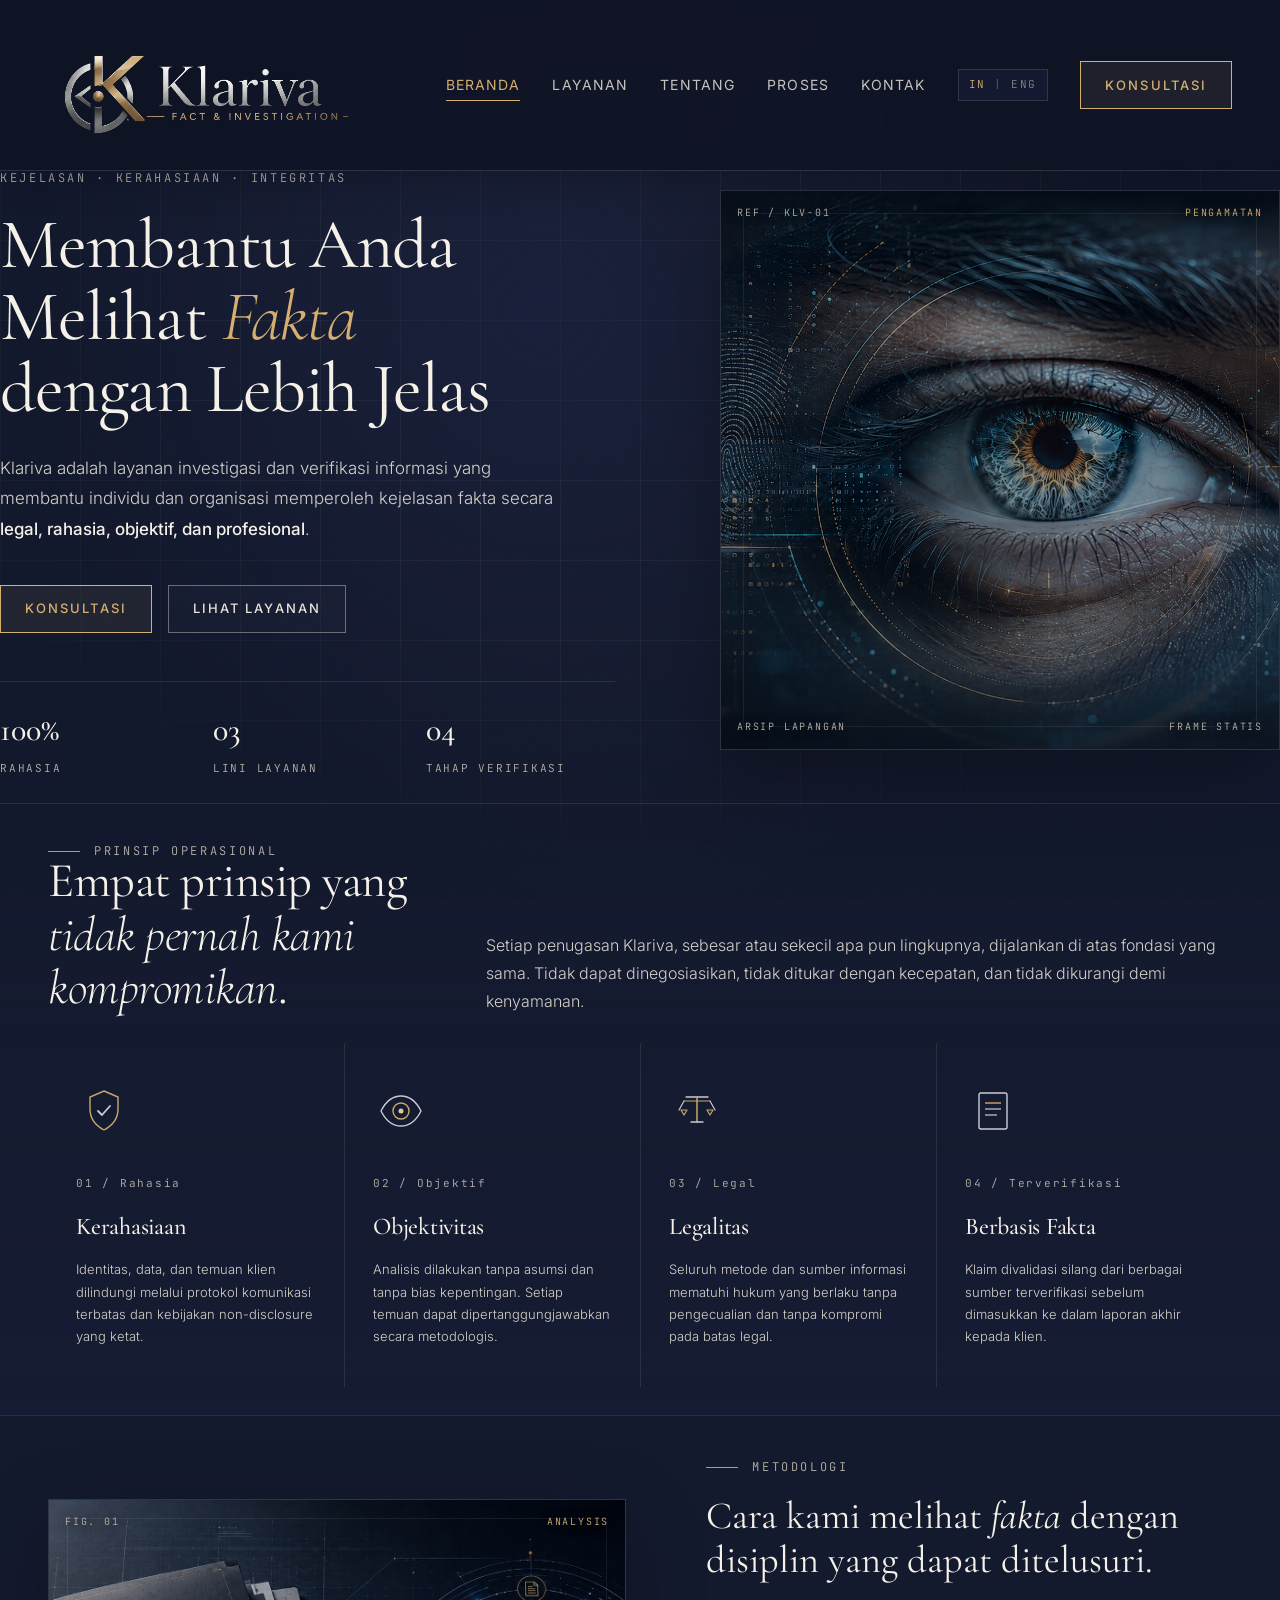
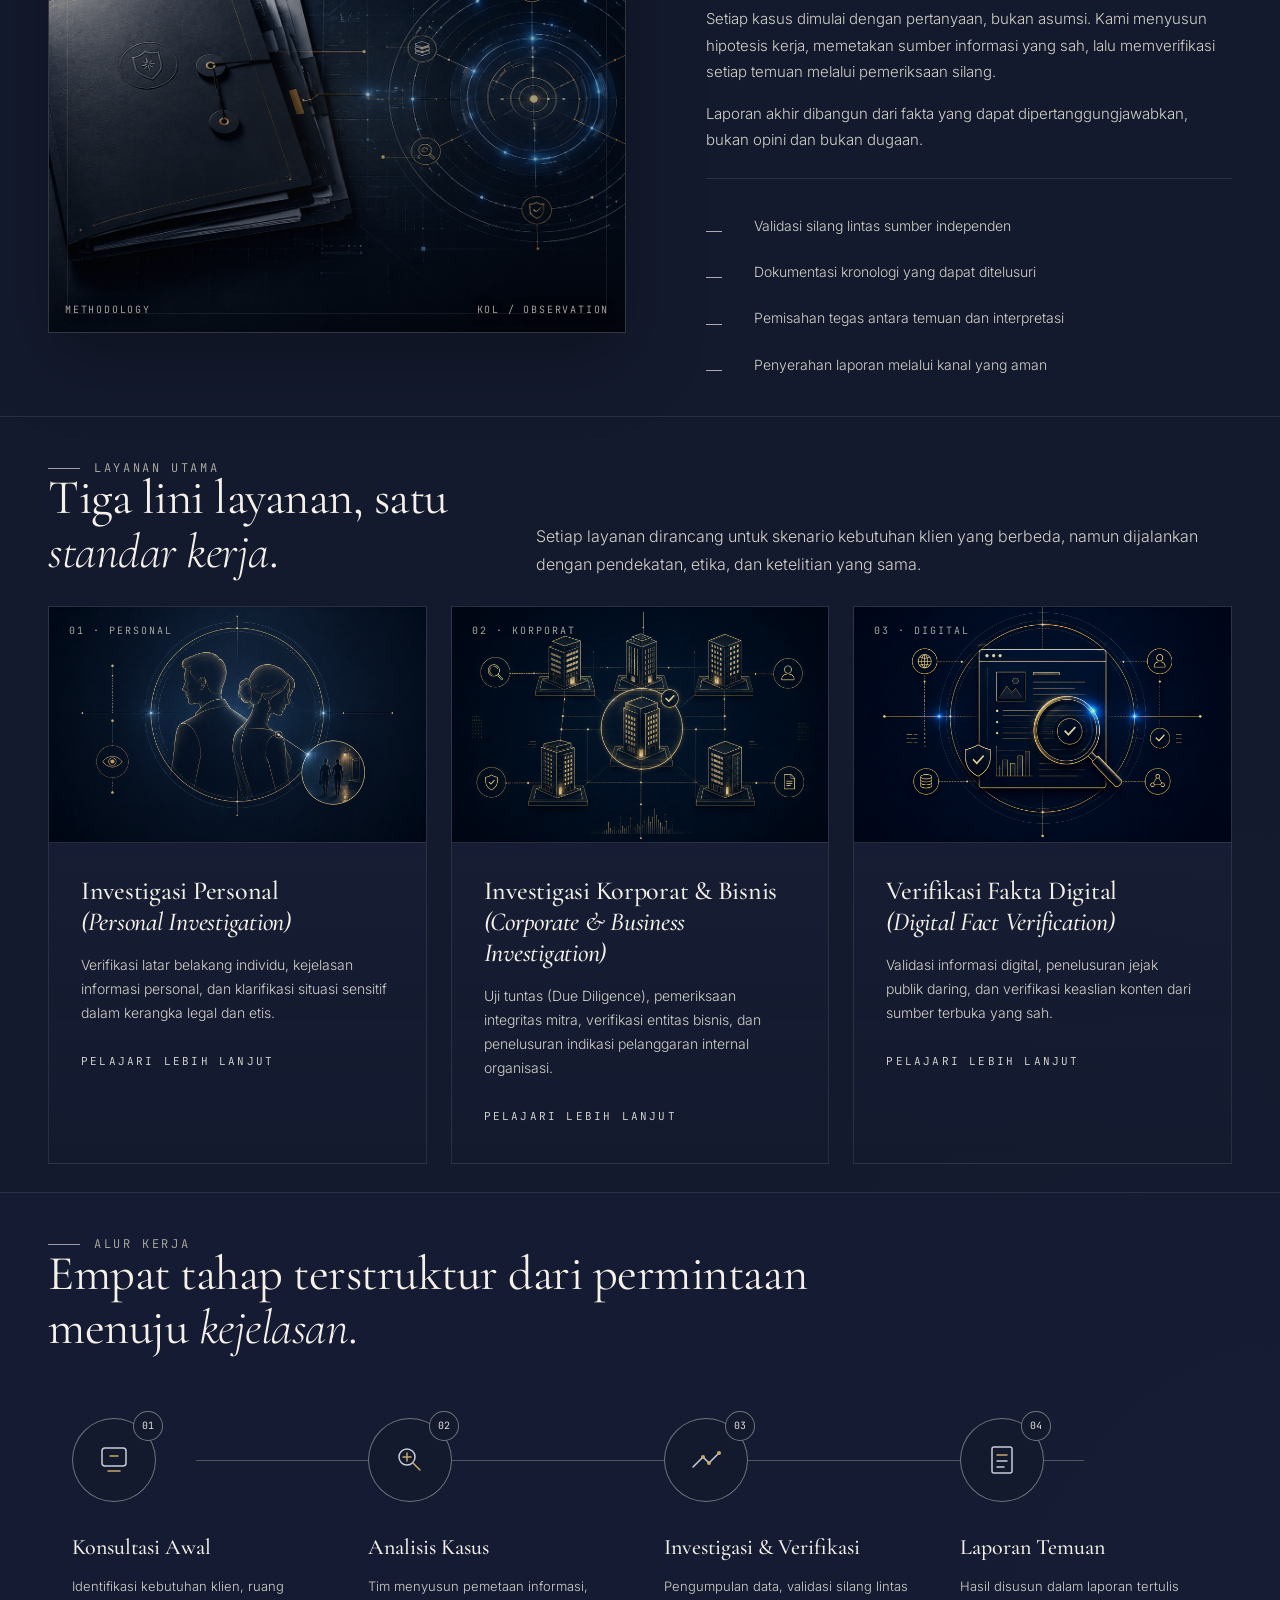
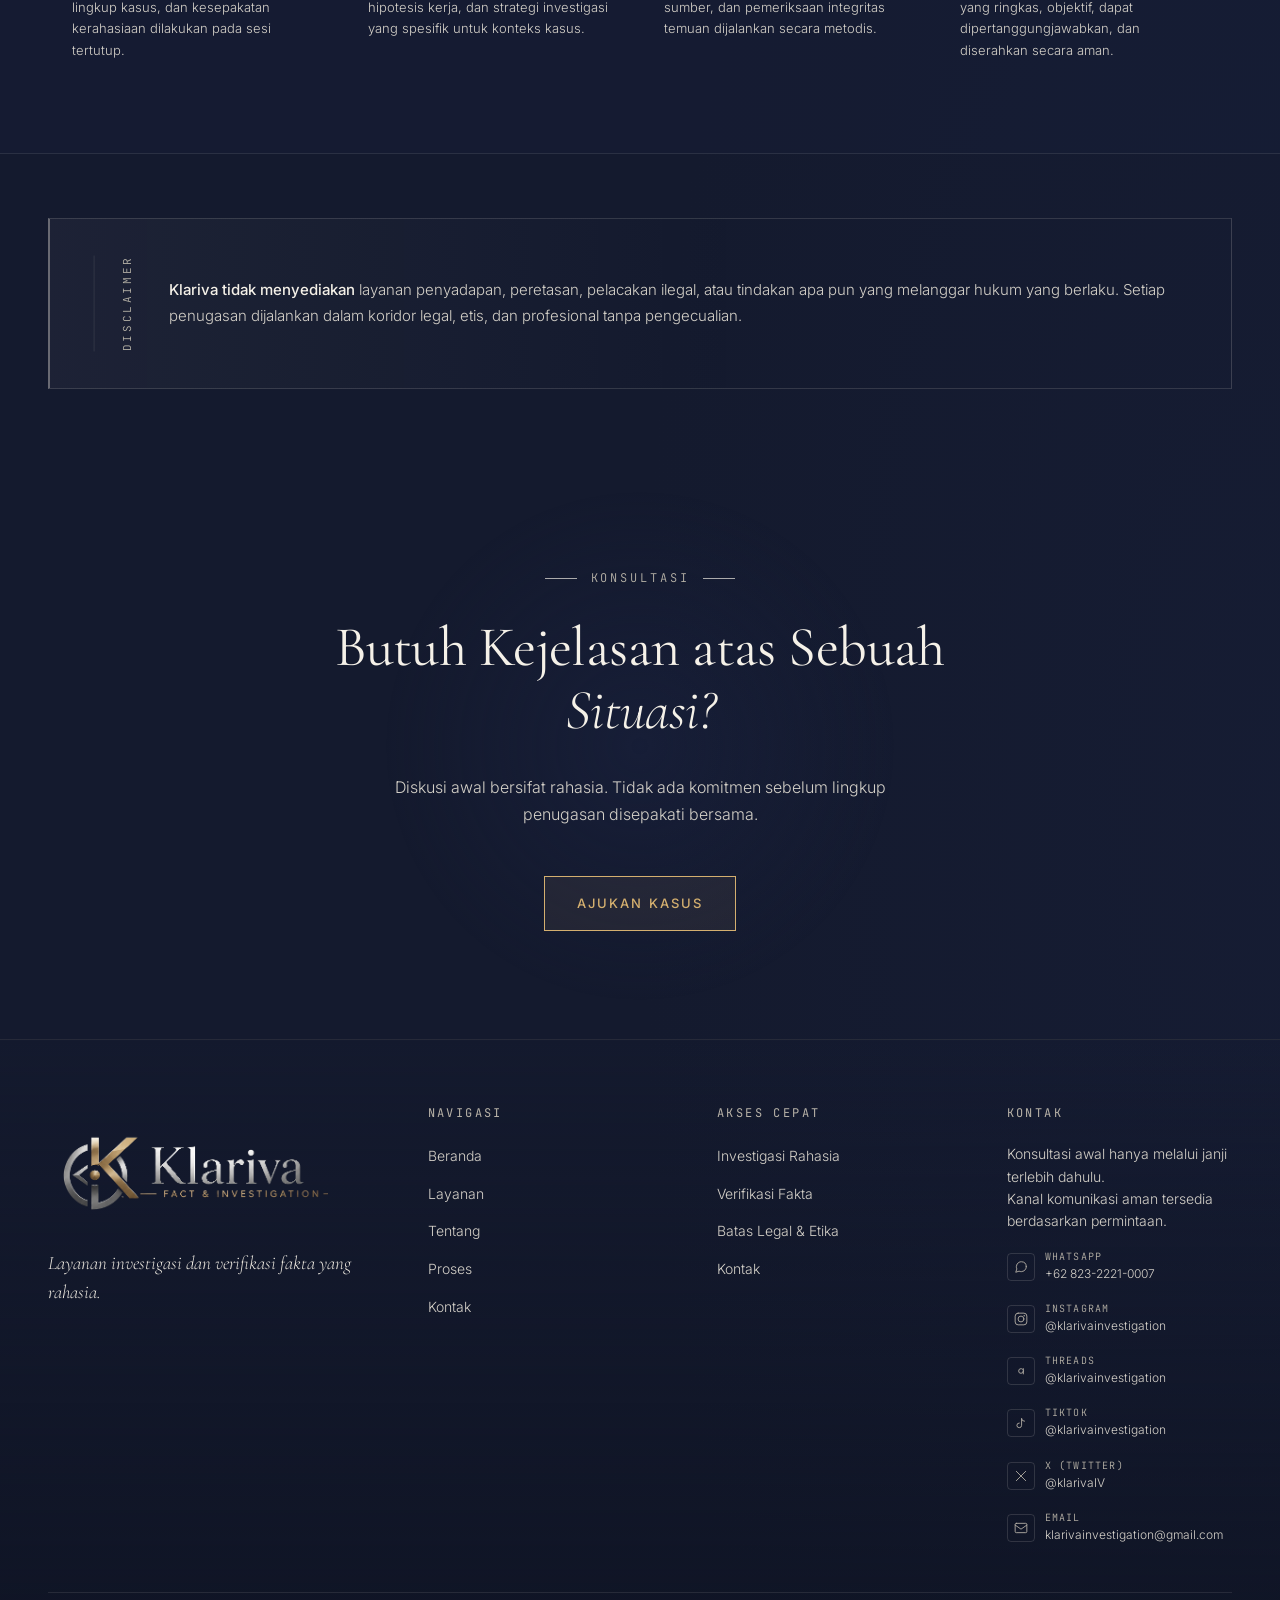
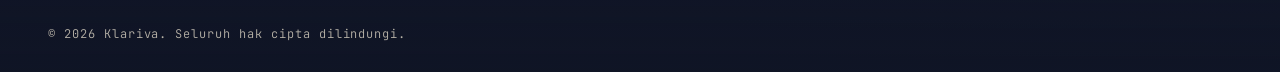
<file: index.html>
<!DOCTYPE html>
<html lang="id">
<head>
  <meta charset="UTF-8">
  <meta name="viewport" content="width=device-width, initial-scale=1.0">
  <title>Klariva - Fakta &amp; Investigasi</title>
  <meta name="description" content="Klariva adalah website premium untuk layanan confidential investigation dan fact verification yang legal, objektif, profesional, dan rahasia.">
  <meta property="og:title" content="Klariva - Fakta &amp; Investigasi">
  <meta property="og:description" content="Layanan investigasi dan verifikasi fakta yang legal, rahasia, objektif, dan profesional.">
  <meta property="og:type" content="website">
  <meta property="og:image" content="https://klariva.id/assets/icons/klariva_emblem.png">
  <meta property="og:image:width" content="1254">
  <meta property="og:image:height" content="1254">
  <link rel="canonical" href="/">
  <link rel="icon" type="image/png" href="assets/icons/logo-klariva-icon.png">
  <link rel="preconnect" href="https://fonts.googleapis.com">
  <link rel="preconnect" href="https://fonts.gstatic.com" crossorigin>
  <link href="https://fonts.googleapis.com/css2?family=Cormorant+Garamond:wght@300;400;500;600;700&family=Inter:wght@300;400;500;600&family=JetBrains+Mono:wght@300;400&display=swap" rel="stylesheet">
  <link rel="stylesheet" href="assets/css/style.css">
</head>
<body class="page-home">
  <div class="site-shell">
    <div class="grid-bg" aria-hidden="true"></div>

    <nav class="site-nav">
      <div class="container nav-inner">
        <a href="index.html" class="brand" aria-label="Beranda Klariva">
          <img src="assets/icons/logo-klariva-horizontal.png" alt="Klariva Fakta &amp; Investigasi" class="brand-logo">
        </a>

        <button class="nav-toggle" type="button" aria-label="Buka navigasi" aria-expanded="false" aria-controls="site-menu">
          <span></span>
        </button>

        <div class="nav-panel" id="site-menu">
          <ul class="nav-menu">
            <li><a href="index.html" class="active">Beranda</a></li>
            <li><a href="services.html">Layanan</a></li>
            <li><a href="about.html">Tentang</a></li>
            <li><a href="process.html">Proses</a></li>
            <li><a href="contact.html">Kontak</a></li>
          </ul>
          <div class="lang-switch" aria-label="Pilihan bahasa">
            <button class="lang-option" type="button" data-lang-switch="id">IN</button>
            <span class="lang-switch-sep">|</span>
            <button class="lang-option" type="button" data-lang-switch="en">ENG</button>
          </div>
          <a href="contact.html#consultation" class="btn nav-cta"><span>Konsultasi</span></a>
        </div>
      </div>
    </nav>

    <main class="main-content">
      <header class="container hero-home">
        <div class="hero-copy">
          <div class="eyebrow hero-meta reveal d1">KEJELASAN &middot; KERAHASIAAN &middot; INTEGRITAS</div>
          <h1 class="display-title reveal d2">
            Membantu Anda<br>
            Melihat <em>Fakta</em><br>
            dengan Lebih Jelas
          </h1>
          <p class="hero-sub reveal d3">
            Klariva adalah layanan investigasi dan verifikasi informasi yang membantu individu dan organisasi memperoleh kejelasan fakta secara <strong>legal, rahasia, objektif, dan profesional</strong>.
          </p>
          <div class="hero-actions reveal d4">
            <a href="contact.html#consultation" class="btn"><span>Consultation</span></a>
            <a href="services.html" class="btn btn-ghost"><span>Lihat Layanan</span></a>
          </div>
          <div class="hero-stats reveal d5">
            <div>
              <span class="hero-stat-value">100%</span>
              <span class="hero-stat-label">Confidential</span>
            </div>
            <div>
              <span class="hero-stat-value">03</span>
              <span class="hero-stat-label">Service Lines</span>
            </div>
            <div>
              <span class="hero-stat-value">04</span>
              <span class="hero-stat-label">Verification Steps</span>
            </div>
          </div>
        </div>

        <div class="hero-visual hero-visual-home reveal d3">
          <span class="coord tl">REF / KLV-01</span>
          <span class="coord tr">OBSERVATION</span>
          <span class="coord bl">FIELD ARCHIVE</span>
          <span class="coord br">STATIC FRAME</span>
          <img
            src="assets/icons/Background_Home_Klariva_v2.png"
            alt="Visual investigatif mata dengan elemen biometrik statis"
            class="hero-home-image"
          >
          <svg viewBox="0 0 600 600" xmlns="http://www.w3.org/2000/svg" aria-hidden="true">
            <defs>
              <linearGradient id="homeSilver" x1="0%" y1="0%" x2="100%" y2="100%">
                <stop offset="0%" stop-color="#eff1f6"/>
                <stop offset="100%" stop-color="#8b91a5"/>
              </linearGradient>
              <radialGradient id="homeIris" cx="50%" cy="50%" r="50%">
                <stop offset="0%" stop-color="#e6c789" stop-opacity="0.75"/>
                <stop offset="48%" stop-color="#816949" stop-opacity="0.55"/>
                <stop offset="100%" stop-color="#12192c" stop-opacity="1"/>
              </radialGradient>
              <radialGradient id="homePupilGlow" cx="50%" cy="50%" r="50%">
                <stop offset="0%" stop-color="#101623"/>
                <stop offset="70%" stop-color="#090d18"/>
                <stop offset="100%" stop-color="#05070f"/>
              </radialGradient>
            </defs>

            <g stroke="rgba(201,168,106,0.5)" stroke-width="1.2" fill="none">
              <path d="M 30 30 L 30 60 M 30 30 L 60 30"/>
              <path d="M 570 30 L 570 60 M 570 30 L 540 30"/>
              <path d="M 30 570 L 30 540 M 30 570 L 60 570"/>
              <path d="M 570 570 L 570 540 M 570 570 L 540 570"/>
            </g>

            <circle cx="300" cy="300" r="250" fill="none" stroke="rgba(200,204,217,0.06)" stroke-width="1"/>
            <circle cx="300" cy="300" r="220" fill="none" stroke="rgba(201,168,106,0.12)" stroke-width="0.6" stroke-dasharray="3 6"/>

            <g class="ring-rotating">
              <circle cx="300" cy="300" r="200" fill="none" stroke="rgba(200,204,217,0.08)" stroke-width="0.6"/>
              <g stroke="rgba(201,168,106,0.4)" stroke-width="0.8">
                <line x1="300" y1="100" x2="300" y2="115"/>
                <g transform="rotate(30 300 300)"><line x1="300" y1="100" x2="300" y2="108"/></g>
                <g transform="rotate(60 300 300)"><line x1="300" y1="100" x2="300" y2="108"/></g>
                <g transform="rotate(90 300 300)"><line x1="300" y1="100" x2="300" y2="115" stroke="#c9a86a" stroke-width="1.2"/></g>
                <g transform="rotate(120 300 300)"><line x1="300" y1="100" x2="300" y2="108"/></g>
                <g transform="rotate(150 300 300)"><line x1="300" y1="100" x2="300" y2="108"/></g>
                <g transform="rotate(180 300 300)"><line x1="300" y1="100" x2="300" y2="115"/></g>
                <g transform="rotate(210 300 300)"><line x1="300" y1="100" x2="300" y2="108"/></g>
                <g transform="rotate(240 300 300)"><line x1="300" y1="100" x2="300" y2="108"/></g>
                <g transform="rotate(270 300 300)"><line x1="300" y1="100" x2="300" y2="115" stroke="#c9a86a" stroke-width="1.2"/></g>
                <g transform="rotate(300 300 300)"><line x1="300" y1="100" x2="300" y2="108"/></g>
                <g transform="rotate(330 300 300)"><line x1="300" y1="100" x2="300" y2="108"/></g>
              </g>
            </g>

            <g class="ring-rotating-rev">
              <circle cx="300" cy="300" r="170" fill="none" stroke="rgba(201,168,106,0.2)" stroke-width="0.6" stroke-dasharray="2 4"/>
              <circle cx="470" cy="300" r="3" fill="#c9a86a"/>
              <circle cx="130" cy="300" r="3" fill="#c9a86a"/>
            </g>

            <path d="M 130 300 Q 300 180 470 300 Q 300 420 130 300 Z" fill="none" stroke="url(#homeSilver)" stroke-width="1.4" opacity="0.72"/>
            <path d="M 150 300 Q 300 200 450 300 Q 300 400 150 300 Z" fill="none" stroke="rgba(200,204,217,0.2)" stroke-width="0.6"/>

            <circle cx="300" cy="300" r="90" fill="url(#homeIris)" stroke="rgba(201,168,106,0.4)" stroke-width="1"/>
            <g stroke="rgba(201,168,106,0.3)" stroke-width="0.5">
              <line x1="300" y1="215" x2="300" y2="235"/>
              <g transform="rotate(20 300 300)"><line x1="300" y1="215" x2="300" y2="235"/></g>
              <g transform="rotate(40 300 300)"><line x1="300" y1="215" x2="300" y2="235"/></g>
              <g transform="rotate(60 300 300)"><line x1="300" y1="215" x2="300" y2="235"/></g>
              <g transform="rotate(80 300 300)"><line x1="300" y1="215" x2="300" y2="235"/></g>
              <g transform="rotate(100 300 300)"><line x1="300" y1="215" x2="300" y2="235"/></g>
              <g transform="rotate(120 300 300)"><line x1="300" y1="215" x2="300" y2="235"/></g>
              <g transform="rotate(140 300 300)"><line x1="300" y1="215" x2="300" y2="235"/></g>
              <g transform="rotate(160 300 300)"><line x1="300" y1="215" x2="300" y2="235"/></g>
              <g transform="rotate(180 300 300)"><line x1="300" y1="215" x2="300" y2="235"/></g>
              <g transform="rotate(200 300 300)"><line x1="300" y1="215" x2="300" y2="235"/></g>
              <g transform="rotate(220 300 300)"><line x1="300" y1="215" x2="300" y2="235"/></g>
              <g transform="rotate(240 300 300)"><line x1="300" y1="215" x2="300" y2="235"/></g>
              <g transform="rotate(260 300 300)"><line x1="300" y1="215" x2="300" y2="235"/></g>
              <g transform="rotate(280 300 300)"><line x1="300" y1="215" x2="300" y2="235"/></g>
              <g transform="rotate(300 300 300)"><line x1="300" y1="215" x2="300" y2="235"/></g>
              <g transform="rotate(320 300 300)"><line x1="300" y1="215" x2="300" y2="235"/></g>
              <g transform="rotate(340 300 300)"><line x1="300" y1="215" x2="300" y2="235"/></g>
            </g>
            <circle cx="300" cy="300" r="60" fill="none" stroke="rgba(201,168,106,0.5)" stroke-width="0.8"/>
            <circle cx="300" cy="300" r="38" fill="url(#homePupilGlow)"/>
            <circle cx="300" cy="300" r="30" fill="#0a0e1a"/>
            <circle cx="288" cy="288" r="6" fill="#e3c98a" opacity="0.6"/>
            <circle cx="288" cy="288" r="2" fill="#ffffff" opacity="0.8"/>

            <g opacity="0.55" transform="translate(285 285) scale(0.5)">
              <line x1="32" y1="6" x2="32" y2="58" stroke="#c9a86a" stroke-width="1.6"/>
              <path d="M 23 18 L 23 46" fill="none" stroke="#e3c98a" stroke-width="2.4" stroke-linecap="square"/>
              <path d="M 23 32 L 40 18" fill="none" stroke="#e3c98a" stroke-width="2.4" stroke-linecap="square"/>
              <path d="M 23 32 L 40 46" fill="none" stroke="#e3c98a" stroke-width="2.4" stroke-linecap="square"/>
            </g>

            <g stroke="rgba(201,168,106,0.5)" stroke-width="0.6">
              <line x1="300" y1="80" x2="300" y2="100"/>
              <line x1="300" y1="500" x2="300" y2="520"/>
              <line x1="80" y1="300" x2="100" y2="300"/>
              <line x1="500" y1="300" x2="520" y2="300"/>
            </g>

            <g font-family="JetBrains Mono, monospace" font-size="9" fill="rgba(200,204,217,0.5)" letter-spacing="2">
              <text x="60" y="300" text-anchor="end" transform="rotate(-90 60 300)">BIOMETRIC PATTERN · KLV-001</text>
              <text x="540" y="300" transform="rotate(90 540 300)">VERIFICATION ACTIVE · OK</text>
            </g>

            <g stroke="rgba(201,168,106,0.4)" stroke-width="0.6" font-family="JetBrains Mono, monospace" font-size="8" fill="rgba(200,204,217,0.4)">
              <line x1="100" y1="540" x2="500" y2="540"/>
              <line x1="100" y1="535" x2="100" y2="545"/>
              <line x1="200" y1="537" x2="200" y2="543"/>
              <line x1="300" y1="534" x2="300" y2="546"/>
              <line x1="400" y1="537" x2="400" y2="543"/>
              <line x1="500" y1="535" x2="500" y2="545"/>
              <text x="100" y="560" text-anchor="middle">00</text>
              <text x="200" y="560" text-anchor="middle">25</text>
              <text x="300" y="560" text-anchor="middle">50</text>
              <text x="400" y="560" text-anchor="middle">75</text>
              <text x="500" y="560" text-anchor="middle">100</text>
            </g>
          </svg>
        </div>
      </header>

      <section class="values section-pad">
        <div class="container">
          <div class="section-head">
            <div>
              <div class="section-label">Prinsip Operasional</div>
              <h2 class="section-title">Empat prinsip yang <em>tidak pernah kami kompromikan</em>.</h2>
            </div>
            <p class="section-copy">Setiap penugasan Klariva, sebesar atau sekecil apa pun lingkupnya, dijalankan di atas fondasi yang sama. Tidak dapat dinegosiasikan, tidak ditukar dengan kecepatan, dan tidak dikurangi demi kenyamanan.</p>
          </div>

          <div class="values-grid">
            <article class="value-card">
              <svg class="value-icon" viewBox="0 0 56 56" fill="none" xmlns="http://www.w3.org/2000/svg" aria-hidden="true">
                <path d="M28 8L42 14V26C42 35 36.5 42.5 28 47C19.5 42.5 14 35 14 26V14L28 8Z" stroke="#c9a86a" stroke-width="1.4"/>
                <path d="M22 28L26 32L34 23" stroke="#c8ccd9" stroke-width="1.8" stroke-linecap="round" stroke-linejoin="round"/>
              </svg>
              <span class="value-num">01 / Confidential</span>
              <h3 class="value-title">Kerahasiaan</h3>
              <p class="value-desc">Identitas, data, dan temuan klien dilindungi melalui protokol komunikasi terbatas dan kebijakan non-disclosure yang ketat.</p>
            </article>

            <article class="value-card">
              <svg class="value-icon" viewBox="0 0 56 56" fill="none" xmlns="http://www.w3.org/2000/svg" aria-hidden="true">
                <path d="M8 28C13 18 20 13 28 13C36 13 43 18 48 28C43 38 36 43 28 43C20 43 13 38 8 28Z" stroke="#c8ccd9" stroke-width="1.4"/>
                <circle cx="28" cy="28" r="8" stroke="#c9a86a" stroke-width="1.4"/>
                <circle cx="28" cy="28" r="2.5" fill="#e3c98a"/>
              </svg>
              <span class="value-num">02 / Objective</span>
              <h3 class="value-title">Objektivitas</h3>
              <p class="value-desc">Analisis dilakukan tanpa asumsi dan tanpa bias kepentingan. Setiap temuan dapat dipertanggungjawabkan secara metodologis.</p>
            </article>

            <article class="value-card">
              <svg class="value-icon" viewBox="0 0 56 56" fill="none" xmlns="http://www.w3.org/2000/svg" aria-hidden="true">
                <path d="M17 14H39" stroke="#c8ccd9" stroke-width="1.4" stroke-linecap="round"/>
                <path d="M28 14V39" stroke="#c9a86a" stroke-width="1.5" stroke-linecap="round"/>
                <path d="M22 39H34" stroke="#c8ccd9" stroke-width="1.4" stroke-linecap="round"/>
                <path d="M15 18L10 27" stroke="#c8ccd9" stroke-width="1.2" stroke-linecap="round"/>
                <path d="M41 18L46 27" stroke="#c8ccd9" stroke-width="1.2" stroke-linecap="round"/>
                <path d="M12 27H18L15 32L12 27Z" stroke="#c9a86a" stroke-width="1.2" stroke-linejoin="round"/>
                <path d="M38 27H44L41 32L38 27Z" stroke="#c9a86a" stroke-width="1.2" stroke-linejoin="round"/>
                <path d="M15 18H41" stroke="#c9a86a" stroke-width="1.2" stroke-linecap="round"/>
              </svg>
              <span class="value-num">03 / Lawful</span>
              <h3 class="value-title">Legalitas</h3>
              <p class="value-desc">Seluruh metode dan sumber informasi mematuhi hukum yang berlaku tanpa pengecualian dan tanpa kompromi pada batas legal.</p>
            </article>

            <article class="value-card">
              <svg class="value-icon" viewBox="0 0 56 56" fill="none" xmlns="http://www.w3.org/2000/svg" aria-hidden="true">
                <rect x="14" y="10" width="28" height="36" rx="2" stroke="#c8ccd9" stroke-width="1.4"/>
                <path d="M20 20H36" stroke="#c9a86a" stroke-width="1.4"/>
                <path d="M20 26H36" stroke="#c8ccd9" stroke-width="1.2"/>
                <path d="M20 32H32" stroke="#c8ccd9" stroke-width="1.2"/>
              </svg>
              <span class="value-num">04 / Verified</span>
              <h3 class="value-title">Berbasis Fakta</h3>
              <p class="value-desc">Klaim divalidasi silang dari berbagai sumber terverifikasi sebelum dimasukkan ke dalam laporan akhir kepada klien.</p>
            </article>
          </div>
        </div>
      </section>

      <section class="insight-strip">
        <div class="container">
          <div class="insight-grid">
            <div class="visual-frame insight-visual">
              <span class="corner-label tl">FIG. 01</span>
              <span class="corner-label tr">ANALYSIS</span>
              <span class="corner-label bl">METHODOLOGY</span>
              <span class="corner-label br">KOL / OBSERVATION</span>
              <img
                src="assets/icons/Metodologi_Beranda_Klariva.png"
                alt="Visual metodologi investigasi dengan dokumen dan parameter analisis"
                class="insight-image"
                loading="lazy"
                decoding="async"
              >
            </div>

            <div class="insight-copy">
              <div class="section-label">Metodologi</div>
              <h3 class="insight-title">Cara kami melihat <em>fakta</em> dengan disiplin yang dapat ditelusuri.</h3>
              <p>Setiap kasus dimulai dengan pertanyaan, bukan asumsi. Kami menyusun hipotesis kerja, memetakan sumber informasi yang sah, lalu memverifikasi setiap temuan melalui pemeriksaan silang.</p>
              <p>Laporan akhir dibangun dari fakta yang dapat dipertanggungjawabkan, bukan opini dan bukan dugaan.</p>
              <ul class="insight-points">
                <li>Validasi silang lintas sumber independen</li>
                <li>Dokumentasi kronologi yang dapat ditelusuri</li>
                <li>Pemisahan tegas antara temuan dan interpretasi</li>
                <li>Penyerahan laporan melalui kanal yang aman</li>
              </ul>
            </div>
          </div>
        </div>
      </section>

      <section class="section-pad home-services" style="border-top: 1px solid var(--line);">
        <div class="container">
          <div class="section-head">
            <div>
              <div class="section-label">Layanan Utama</div>
              <h2 class="section-title">Tiga lini layanan, satu <em>standar kerja</em>.</h2>
            </div>
            <p class="section-copy">Setiap layanan dirancang untuk skenario kebutuhan klien yang berbeda, namun dijalankan dengan pendekatan, etika, dan ketelitian yang sama.</p>
          </div>

          <div class="service-preview-grid">
            <article class="service-preview-card">
              <div class="art-block">
                <span class="art-block-label">01 · Personal</span>
                <img
                  src="assets/icons/Personal_Layanan_Klariva.png"
                  alt="Visual investigasi personal dengan fokus observasi dan dokumen"
                  class="personal-service-image service-preview-image"
                  loading="lazy"
                  decoding="async"
                >
              </div>
              <div class="service-preview-body">
                <h3 class="service-preview-title">Investigasi Personal<br><em>(Personal Investigation)</em></h3>
                <p class="service-preview-desc">Verifikasi latar belakang individu, kejelasan informasi personal, dan klarifikasi situasi sensitif dalam kerangka legal dan etis.</p>
                <a href="services.html#personal-investigation" class="service-link">Pelajari lebih lanjut</a>
              </div>
            </article>

            <article class="service-preview-card">
              <div class="art-block">
                <span class="art-block-label">02 · Corporate</span>
                <img
                  src="assets/icons/Korporat_Layanan_Klariva.png"
                  alt="Visual investigasi korporat dengan struktur bisnis dan titik analisis"
                  class="corporate-service-image service-preview-image"
                  loading="lazy"
                  decoding="async"
                >
              </div>
              <div class="service-preview-body">
                <h3 class="service-preview-title">Investigasi Korporat &amp; Bisnis<br><em>(Corporate &amp; Business Investigation)</em></h3>
                <p class="service-preview-desc">Uji tuntas (Due Diligence), pemeriksaan integritas mitra, verifikasi entitas bisnis, dan penelusuran indikasi pelanggaran internal organisasi.</p>
                <a href="services.html#corporate-investigation" class="service-link">Pelajari lebih lanjut</a>
              </div>
            </article>

            <article class="service-preview-card">
              <div class="art-block">
                <span class="art-block-label">03 · Digital</span>
                <img
                  src="assets/icons/Digital_Layanan_Klariva.png"
                  alt="Visual verifikasi fakta digital dengan dokumen dan fokus analisis"
                  class="digital-service-image service-preview-image"
                  loading="lazy"
                  decoding="async"
                >
              </div>
              <div class="service-preview-body">
                <h3 class="service-preview-title">Verifikasi Fakta Digital<br><em>(Digital Fact Verification)</em></h3>
                <p class="service-preview-desc">Validasi informasi digital, penelusuran jejak publik daring, dan verifikasi keaslian konten dari sumber terbuka yang sah.</p>
                <a href="services.html#digital-verification" class="service-link">Pelajari lebih lanjut</a>
              </div>
            </article>
          </div>
        </div>
      </section>

      <section class="process-section section-pad">
        <div class="container">
          <div class="section-label">Alur Kerja</div>
          <h2 class="section-title">Empat tahap terstruktur dari permintaan menuju <em>kejelasan</em>.</h2>

          <div class="process-grid">
            <article class="process-step">
              <div class="process-node" data-num="01">
                <svg viewBox="0 0 42 42" fill="none" xmlns="http://www.w3.org/2000/svg" aria-hidden="true">
                  <rect x="9" y="9" width="24" height="18" rx="3" stroke="#c8ccd9" stroke-width="1.5"/>
                  <path d="M15 32H27" stroke="#c9a86a" stroke-width="1.5" stroke-linecap="round"/>
                  <path d="M17 17H25" stroke="#c9a86a" stroke-width="1.5" stroke-linecap="round"/>
                </svg>
              </div>
              <h3 class="process-title">Konsultasi Awal</h3>
              <p class="process-desc">Identifikasi kebutuhan klien, ruang lingkup kasus, dan kesepakatan kerahasiaan dilakukan pada sesi tertutup.</p>
            </article>

            <article class="process-step">
              <div class="process-node" data-num="02">
                <svg viewBox="0 0 42 42" fill="none" xmlns="http://www.w3.org/2000/svg" aria-hidden="true">
                  <circle cx="18" cy="18" r="8" stroke="#c8ccd9" stroke-width="1.5"/>
                  <path d="M24 24L31 31" stroke="#c9a86a" stroke-width="1.5" stroke-linecap="round"/>
                  <path d="M18 14V22" stroke="#c9a86a" stroke-width="1.5" stroke-linecap="round"/>
                  <path d="M14 18H22" stroke="#c9a86a" stroke-width="1.5" stroke-linecap="round"/>
                </svg>
              </div>
              <h3 class="process-title">Analisis Kasus</h3>
              <p class="process-desc">Tim menyusun pemetaan informasi, hipotesis kerja, dan strategi investigasi yang spesifik untuk konteks kasus.</p>
            </article>

            <article class="process-step">
              <div class="process-node" data-num="03">
                <svg viewBox="0 0 42 42" fill="none" xmlns="http://www.w3.org/2000/svg" aria-hidden="true">
                  <path d="M8 28L18 18L24 24L34 14" stroke="#c8ccd9" stroke-width="1.5" stroke-linecap="round" stroke-linejoin="round"/>
                  <circle cx="18" cy="18" r="2" fill="#c9a86a"/>
                  <circle cx="24" cy="24" r="2" fill="#c9a86a"/>
                  <circle cx="34" cy="14" r="2" fill="#c9a86a"/>
                </svg>
              </div>
              <h3 class="process-title">Investigasi &amp; Verifikasi</h3>
              <p class="process-desc">Pengumpulan data, validasi silang lintas sumber, dan pemeriksaan integritas temuan dijalankan secara metodis.</p>
            </article>

            <article class="process-step">
              <div class="process-node" data-num="04">
                <svg viewBox="0 0 42 42" fill="none" xmlns="http://www.w3.org/2000/svg" aria-hidden="true">
                  <rect x="11" y="8" width="20" height="26" rx="2" stroke="#c8ccd9" stroke-width="1.5"/>
                  <path d="M16 16H26" stroke="#c9a86a" stroke-width="1.5" stroke-linecap="round"/>
                  <path d="M16 22H26" stroke="#c8ccd9" stroke-width="1.5" stroke-linecap="round"/>
                  <path d="M16 28H23" stroke="#c8ccd9" stroke-width="1.5" stroke-linecap="round"/>
                </svg>
              </div>
              <h3 class="process-title">Laporan Temuan</h3>
              <p class="process-desc">Hasil disusun dalam laporan tertulis yang ringkas, objektif, dapat dipertanggungjawabkan, dan diserahkan secara aman.</p>
            </article>
          </div>
        </div>
      </section>

      <section class="disclaimer">
        <div class="container">
          <div class="disclaimer-box">
            <span class="disclaimer-tag">Disclaimer</span>
            <p class="disclaimer-text">
              <strong>Klariva tidak menyediakan</strong> layanan penyadapan, peretasan, pelacakan ilegal, atau tindakan apa pun yang melanggar hukum yang berlaku. Setiap penugasan dijalankan dalam koridor legal, etis, dan profesional tanpa pengecualian.
            </p>
          </div>
        </div>
      </section>

      <section class="cta-section">
        <div class="container">
          <div class="cta-meta">Engage</div>
          <h2 class="cta-title">Butuh Kejelasan atas Sebuah <em>Situasi?</em></h2>
          <p class="cta-sub">Diskusi awal bersifat rahasia. Tidak ada komitmen sebelum lingkup penugasan disepakati bersama.</p>
          <a href="contact.html#consultation" class="btn btn-lg"><span>Start Case</span></a>
        </div>
      </section>
    </main>

    <footer class="footer">
      <div class="container">
        <div class="footer-grid">
          <div class="footer-brand">
            <a href="index.html" class="brand" aria-label="Klariva Home">
              <img src="assets/icons/logo-klariva-horizontal.png" alt="Klariva Fact &amp; Investigation" class="brand-logo">
            </a>
            <p class="footer-tagline">Confidential fact verification and investigation service.</p>
          </div>

          <div class="footer-col">
            <h4>Navigasi</h4>
            <ul>
              <li><a href="index.html">Home</a></li>
              <li><a href="services.html">Services</a></li>
              <li><a href="about.html">About</a></li>
              <li><a href="process.html">Process</a></li>
              <li><a href="contact.html">Contact</a></li>
            </ul>
          </div>

          <div class="footer-col">
            <h4>Placeholder</h4>
            <ul>
              <li><a href="services.html#personal-investigation">Confidential Investigation</a></li>
              <li><a href="services.html#digital-verification">Fact Verification</a></li>
              <li><a href="services.html#legal-boundary">Legal &amp; Ethical Boundary</a></li>
              <li><a href="contact.html">Contact</a></li>
            </ul>
          </div>

          <div class="footer-col">
            <h4>Kontak</h4>
            <p>Konsultasi awal hanya melalui janji terlebih dahulu.</p>
            <p>Kanal komunikasi aman tersedia berdasarkan permintaan.</p>
            <ul class="footer-contact-list">
              <li><a href="https://wa.me/6282322210007" class="footer-contact-item" data-contact-link="whatsapp" target="_blank" rel="noopener noreferrer">
                <span class="footer-contact-icon"><svg viewBox="0 0 24 24" width="14" height="14" fill="none" stroke="currentColor" stroke-width="1.5" stroke-linecap="round" stroke-linejoin="round" aria-hidden="true"><path d="M21 11.5a8.38 8.38 0 0 1-.9 3.8 8.5 8.5 0 0 1-7.6 4.7 8.38 8.38 0 0 1-3.8-.9L3 21l1.9-5.7a8.38 8.38 0 0 1-.9-3.8 8.5 8.5 0 0 1 4.7-7.6 8.38 8.38 0 0 1 3.8-.9h.5a8.48 8.48 0 0 1 8 8v.5z"/></svg></span>
                <span class="footer-contact-detail">
                  <span class="footer-contact-name">WhatsApp</span>
                  <span class="footer-contact-handle" data-contact-handle="whatsapp">+62 823-2221-0007</span>
                </span>
              </a></li>
              <li><a href="https://www.instagram.com/klarivainvestigation" class="footer-contact-item" data-contact-link="instagram" target="_blank" rel="noopener noreferrer">
                <span class="footer-contact-icon"><svg viewBox="0 0 24 24" width="14" height="14" fill="none" stroke="currentColor" stroke-width="1.5" stroke-linecap="round" aria-hidden="true"><rect x="2" y="2" width="20" height="20" rx="5"/><circle cx="12" cy="12" r="5"/><circle cx="17.5" cy="6.5" r="1.2" fill="currentColor" stroke="none"/></svg></span>
                <span class="footer-contact-detail">
                  <span class="footer-contact-name">Instagram</span>
                  <span class="footer-contact-handle" data-contact-handle="instagram">@klarivainvestigation</span>
                </span>
              </a></li>
              <li><a href="https://www.threads.net/@klarivainvestigation" class="footer-contact-item" data-contact-link="threads" target="_blank" rel="noopener noreferrer">
                <span class="footer-contact-icon"><svg viewBox="0 0 24 24" width="14" height="14" fill="none" stroke="currentColor" stroke-width="1.5" stroke-linecap="round" aria-hidden="true"><path d="M16 12a4 4 0 1 1-4-4c1.5 0 2.9.8 3.7 2"/><line x1="16" y1="8" x2="16" y2="17"/></svg></span>
                <span class="footer-contact-detail">
                  <span class="footer-contact-name">Threads</span>
                  <span class="footer-contact-handle" data-contact-handle="threads">@klarivainvestigation</span>
                </span>
              </a></li>
              <li><a href="https://www.tiktok.com/@klarivainvestigation" class="footer-contact-item" data-contact-link="tiktok" target="_blank" rel="noopener noreferrer">
                <span class="footer-contact-icon"><svg viewBox="0 0 24 24" width="14" height="14" fill="none" stroke="currentColor" stroke-width="1.5" stroke-linecap="round" stroke-linejoin="round" aria-hidden="true"><path d="M9 12a4 4 0 1 0 4 4V4a5 5 0 0 0 5 5"/></svg></span>
                <span class="footer-contact-detail">
                  <span class="footer-contact-name">TikTok</span>
                  <span class="footer-contact-handle" data-contact-handle="tiktok">@klarivainvestigation</span>
                </span>
              </a></li>
              <li><a href="https://x.com/klarivaIV" class="footer-contact-item" data-contact-link="twitter" target="_blank" rel="noopener noreferrer">
                <span class="footer-contact-icon"><svg viewBox="0 0 24 24" width="14" height="14" fill="none" stroke="currentColor" stroke-width="1.5" stroke-linecap="round" aria-hidden="true"><path d="M4 4l16 16M20 4L4 20"/></svg></span>
                <span class="footer-contact-detail">
                  <span class="footer-contact-name">X (Twitter)</span>
                  <span class="footer-contact-handle" data-contact-handle="twitter">@klarivaIV</span>
                </span>
              </a></li>
              <li><a href="mailto:klarivainvestigation@gmail.com" class="footer-contact-item" data-contact-link="email">
                <span class="footer-contact-icon"><svg viewBox="0 0 24 24" width="14" height="14" fill="none" stroke="currentColor" stroke-width="1.5" stroke-linecap="round" stroke-linejoin="round" aria-hidden="true"><rect x="2" y="4" width="20" height="16" rx="2"/><path d="M2 7l10 7 10-7"/></svg></span>
                <span class="footer-contact-detail">
                  <span class="footer-contact-name">Email</span>
                  <span class="footer-contact-handle" data-contact-handle="email">klarivainvestigation@gmail.com</span>
                </span>
              </a></li>
            </ul>
          </div>
        </div>

        <div class="footer-bottom">
          <p>&copy; 2026 Klariva. All rights reserved.</p>
        </div>
      </div>
    </footer>
  </div>

  <script src="assets/js/config.js"></script>
  <script src="assets/js/main.js"></script>
</body>
</html>
</file>
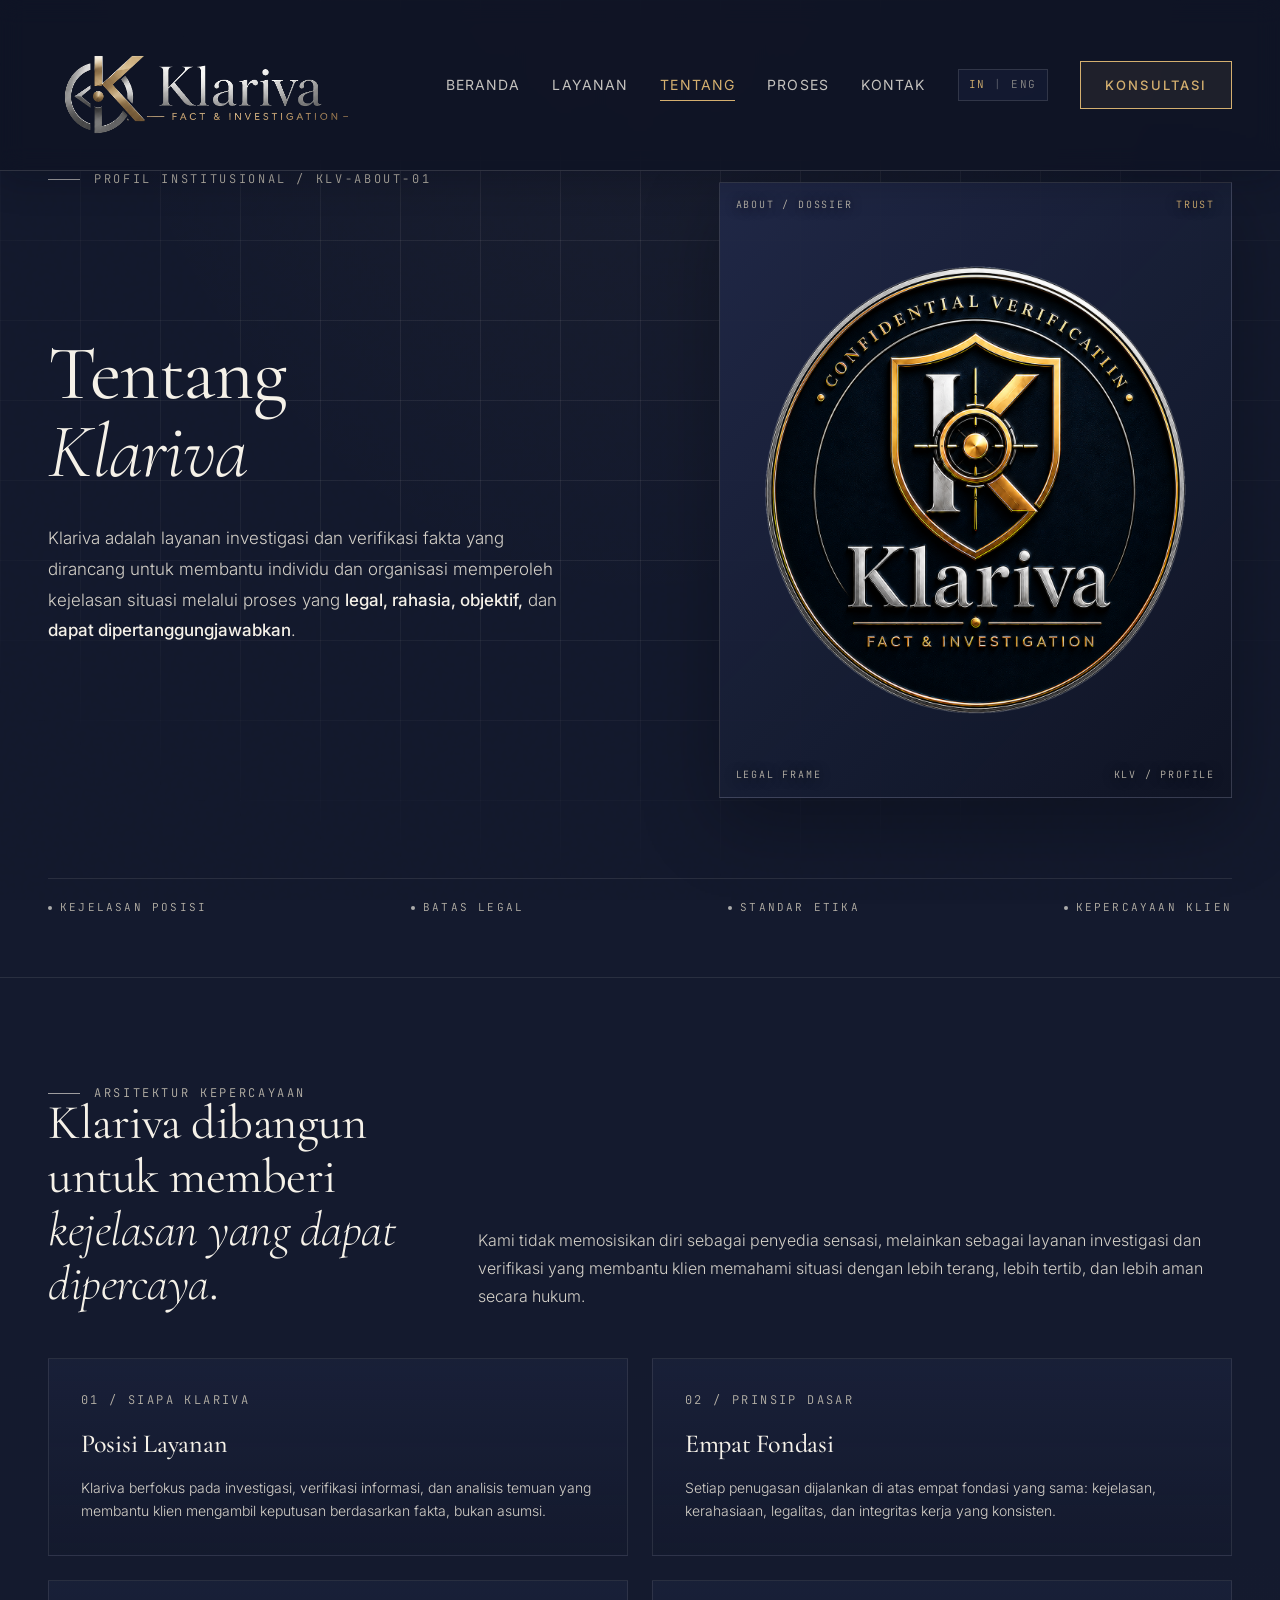
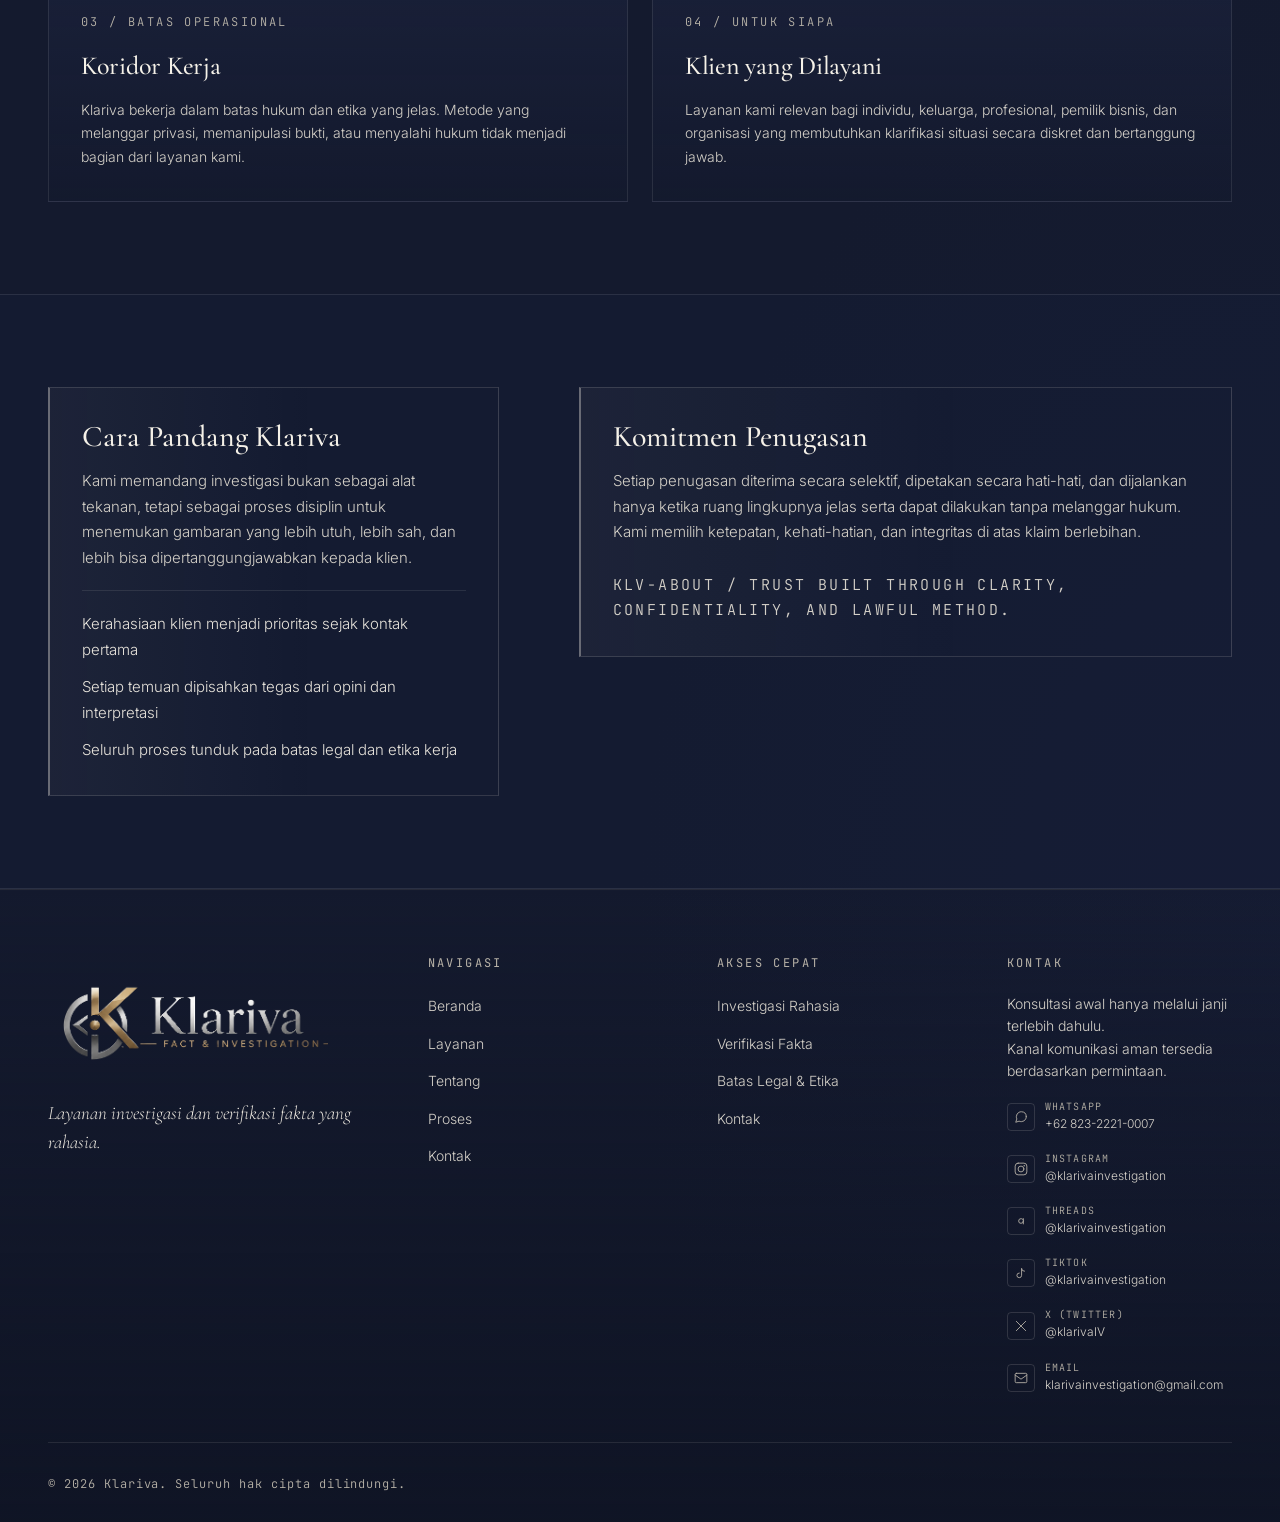
<file: about.html>
<!DOCTYPE html>
<html lang="id">
<head>
  <meta charset="UTF-8">
  <meta name="viewport" content="width=device-width, initial-scale=1.0">
  <title>Klariva - Tentang</title>
  <meta name="description" content="Tentang Klariva, layanan investigasi dan verifikasi fakta yang dibangun di atas kejelasan, kerahasiaan, legalitas, dan integritas kerja.">
  <meta property="og:title" content="Klariva - Tentang">
  <meta property="og:description" content="Tentang Klariva, layanan investigasi dan verifikasi fakta yang dibangun di atas kejelasan, kerahasiaan, legalitas, dan integritas kerja.">
  <meta property="og:type" content="website">
  <meta property="og:image" content="https://klariva.id/assets/icons/klariva_emblem.png">
  <meta property="og:image:width" content="1254">
  <meta property="og:image:height" content="1254">
  <link rel="canonical" href="/about.html">
  <link rel="icon" type="image/png" href="assets/icons/logo-klariva-icon.png">
  <link rel="preconnect" href="https://fonts.googleapis.com">
  <link rel="preconnect" href="https://fonts.gstatic.com" crossorigin>
  <link href="https://fonts.googleapis.com/css2?family=Cormorant+Garamond:wght@300;400;500;600;700&family=Inter:wght@300;400;500;600&family=JetBrains+Mono:wght@300;400&display=swap" rel="stylesheet">
  <link rel="stylesheet" href="assets/css/style.css">
</head>
<body class="page-about">
  <div class="site-shell">
    <div class="grid-bg" aria-hidden="true"></div>

    <nav class="site-nav">
      <div class="container nav-inner">
        <a href="index.html" class="brand" aria-label="Beranda Klariva">
          <img src="assets/icons/logo-klariva-horizontal.png" alt="Klariva Fakta &amp; Investigasi" class="brand-logo">
        </a>
        <button class="nav-toggle" type="button" aria-label="Buka navigasi" aria-expanded="false" aria-controls="site-menu">
          <span></span>
        </button>
        <div class="nav-panel" id="site-menu">
          <ul class="nav-menu">
            <li><a href="index.html">Beranda</a></li>
            <li><a href="services.html">Layanan</a></li>
            <li><a href="about.html" class="active">Tentang</a></li>
            <li><a href="process.html">Proses</a></li>
            <li><a href="contact.html">Kontak</a></li>
          </ul>
          <div class="lang-switch" aria-label="Pilihan bahasa">
            <button class="lang-option" type="button" data-lang-switch="id">IN</button>
            <span class="lang-switch-sep">|</span>
            <button class="lang-option" type="button" data-lang-switch="en">ENG</button>
          </div>
          <a href="contact.html#consultation" class="btn nav-cta"><span>Konsultasi</span></a>
        </div>
      </div>
    </nav>

    <main class="main-content">
      <header class="page-hero">
        <div class="container">
          <div class="eyebrow reveal d1">Profil Institusional / KLV-ABOUT-01</div>
          <div class="page-hero-grid">
            <div>
              <h1 class="page-hero-title reveal d2">Tentang<br><em>Klariva</em></h1>
              <p class="page-hero-sub reveal d3">Klariva adalah layanan investigasi dan verifikasi fakta yang dirancang untuk membantu individu dan organisasi memperoleh kejelasan situasi melalui proses yang <strong>legal, rahasia, objektif,</strong> dan <strong>dapat dipertanggungjawabkan</strong>.</p>
            </div>
            <div class="hero-visual about-hero-visual reveal d3" style="aspect-ratio: 5 / 6;">
              <span class="corner-label tl">ABOUT / DOSSIER</span>
              <span class="corner-label tr">TRUST</span>
              <span class="corner-label bl">LEGAL FRAME</span>
              <span class="corner-label br">KLV / PROFILE</span>
              <img
                src="assets/icons/klariva_emblem.png"
                alt="Klariva emblem — identitas dan fondasi layanan investigasi"
                class="about-hero-image"
                loading="lazy"
                decoding="async"
              >
            </div>
          </div>
          <div class="hero-meta-line reveal d4">
            <span>Kejelasan Posisi</span>
            <span>Batas Legal</span>
            <span>Standar Etika</span>
            <span>Kepercayaan Klien</span>
          </div>
        </div>
      </header>

      <section class="section-pad">
        <div class="container">
          <div class="section-head">
            <div>
              <div class="section-label">Arsitektur Kepercayaan</div>
              <h2 class="section-title">Klariva dibangun untuk memberi <em>kejelasan yang dapat dipercaya</em>.</h2>
            </div>
            <p class="section-copy">Kami tidak memosisikan diri sebagai penyedia sensasi, melainkan sebagai layanan investigasi dan verifikasi yang membantu klien memahami situasi dengan lebih terang, lebih tertib, dan lebih aman secara hukum.</p>
          </div>

          <div class="placeholder-grid">
            <article class="placeholder-card">
              <span class="card-index">01 / Siapa Klariva</span>
              <h3>Posisi Layanan</h3>
              <p>Klariva berfokus pada investigasi, verifikasi informasi, dan analisis temuan yang membantu klien mengambil keputusan berdasarkan fakta, bukan asumsi.</p>
            </article>

            <article class="placeholder-card">
              <span class="card-index">02 / Prinsip Dasar</span>
              <h3>Empat Fondasi</h3>
              <p>Setiap penugasan dijalankan di atas empat fondasi yang sama: kejelasan, kerahasiaan, legalitas, dan integritas kerja yang konsisten.</p>
            </article>

            <article class="placeholder-card">
              <span class="card-index">03 / Batas Operasional</span>
              <h3>Koridor Kerja</h3>
              <p>Klariva bekerja dalam batas hukum dan etika yang jelas. Metode yang melanggar privasi, memanipulasi bukti, atau menyalahi hukum tidak menjadi bagian dari layanan kami.</p>
            </article>

            <article class="placeholder-card">
              <span class="card-index">04 / Untuk Siapa</span>
              <h3>Klien yang Dilayani</h3>
              <p>Layanan kami relevan bagi individu, keluarga, profesional, pemilik bisnis, dan organisasi yang membutuhkan klarifikasi situasi secara diskret dan bertanggung jawab.</p>
            </article>
          </div>
        </div>
      </section>

      <section class="legal-section section-pad">
        <div class="container">
          <div class="split-grid">
            <div class="info-panel">
              <h3>Cara Pandang Klariva</h3>
              <p>Kami memandang investigasi bukan sebagai alat tekanan, tetapi sebagai proses disiplin untuk menemukan gambaran yang lebih utuh, lebih sah, dan lebih bisa dipertanggungjawabkan kepada klien.</p>
              <ul class="contact-points">
                <li>Kerahasiaan klien menjadi prioritas sejak kontak pertama</li>
                <li>Setiap temuan dipisahkan tegas dari opini dan interpretasi</li>
                <li>Seluruh proses tunduk pada batas legal dan etika kerja</li>
              </ul>
            </div>

            <div class="info-panel">
              <h3>Komitmen Penugasan</h3>
              <p>Setiap penugasan diterima secara selektif, dipetakan secara hati-hati, dan dijalankan hanya ketika ruang lingkupnya jelas serta dapat dilakukan tanpa melanggar hukum. Kami memilih ketepatan, kehati-hatian, dan integritas di atas klaim berlebihan.</p>
              <p class="dev-note">KLV-ABOUT / trust built through clarity, confidentiality, and lawful method.</p>
            </div>
          </div>
        </div>
      </section>
    </main>

    <footer class="footer">
      <div class="container">
        <div class="footer-grid">
          <div class="footer-brand">
            <a href="index.html" class="brand" aria-label="Beranda Klariva">
              <img src="assets/icons/logo-klariva-horizontal.png" alt="Klariva Fakta &amp; Investigasi" class="brand-logo">
            </a>
            <p class="footer-tagline">Layanan investigasi dan verifikasi fakta yang rahasia.</p>
          </div>

          <div class="footer-col">
            <h4>Navigasi</h4>
            <ul>
              <li><a href="index.html">Beranda</a></li>
              <li><a href="services.html">Layanan</a></li>
              <li><a href="about.html">Tentang</a></li>
              <li><a href="process.html">Proses</a></li>
              <li><a href="contact.html">Kontak</a></li>
            </ul>
          </div>

          <div class="footer-col">
            <h4>Akses Cepat</h4>
            <ul>
              <li><a href="services.html#personal-investigation">Investigasi Rahasia</a></li>
              <li><a href="services.html#digital-verification">Verifikasi Fakta</a></li>
              <li><a href="services.html#legal-boundary">Batas Legal &amp; Etika</a></li>
              <li><a href="contact.html">Kontak</a></li>
            </ul>
          </div>

          <div class="footer-col">
            <h4>Kontak</h4>
            <p>Konsultasi awal hanya melalui janji terlebih dahulu.</p>
            <p>Kanal komunikasi aman tersedia berdasarkan permintaan.</p>
            <ul class="footer-contact-list">
              <li><a href="https://wa.me/6282322210007" class="footer-contact-item" data-contact-link="whatsapp" target="_blank" rel="noopener noreferrer">
                <span class="footer-contact-icon"><svg viewBox="0 0 24 24" width="14" height="14" fill="none" stroke="currentColor" stroke-width="1.5" stroke-linecap="round" stroke-linejoin="round" aria-hidden="true"><path d="M21 11.5a8.38 8.38 0 0 1-.9 3.8 8.5 8.5 0 0 1-7.6 4.7 8.38 8.38 0 0 1-3.8-.9L3 21l1.9-5.7a8.38 8.38 0 0 1-.9-3.8 8.5 8.5 0 0 1 4.7-7.6 8.38 8.38 0 0 1 3.8-.9h.5a8.48 8.48 0 0 1 8 8v.5z"/></svg></span>
                <span class="footer-contact-detail">
                  <span class="footer-contact-name">WhatsApp</span>
                  <span class="footer-contact-handle" data-contact-handle="whatsapp">+62 823-2221-0007</span>
                </span>
              </a></li>
              <li><a href="https://www.instagram.com/klarivainvestigation" class="footer-contact-item" data-contact-link="instagram" target="_blank" rel="noopener noreferrer">
                <span class="footer-contact-icon"><svg viewBox="0 0 24 24" width="14" height="14" fill="none" stroke="currentColor" stroke-width="1.5" stroke-linecap="round" aria-hidden="true"><rect x="2" y="2" width="20" height="20" rx="5"/><circle cx="12" cy="12" r="5"/><circle cx="17.5" cy="6.5" r="1.2" fill="currentColor" stroke="none"/></svg></span>
                <span class="footer-contact-detail">
                  <span class="footer-contact-name">Instagram</span>
                  <span class="footer-contact-handle" data-contact-handle="instagram">@klarivainvestigation</span>
                </span>
              </a></li>
              <li><a href="https://www.threads.net/@klarivainvestigation" class="footer-contact-item" data-contact-link="threads" target="_blank" rel="noopener noreferrer">
                <span class="footer-contact-icon"><svg viewBox="0 0 24 24" width="14" height="14" fill="none" stroke="currentColor" stroke-width="1.5" stroke-linecap="round" aria-hidden="true"><path d="M16 12a4 4 0 1 1-4-4c1.5 0 2.9.8 3.7 2"/><line x1="16" y1="8" x2="16" y2="17"/></svg></span>
                <span class="footer-contact-detail">
                  <span class="footer-contact-name">Threads</span>
                  <span class="footer-contact-handle" data-contact-handle="threads">@klarivainvestigation</span>
                </span>
              </a></li>
              <li><a href="https://www.tiktok.com/@klarivainvestigation" class="footer-contact-item" data-contact-link="tiktok" target="_blank" rel="noopener noreferrer">
                <span class="footer-contact-icon"><svg viewBox="0 0 24 24" width="14" height="14" fill="none" stroke="currentColor" stroke-width="1.5" stroke-linecap="round" stroke-linejoin="round" aria-hidden="true"><path d="M9 12a4 4 0 1 0 4 4V4a5 5 0 0 0 5 5"/></svg></span>
                <span class="footer-contact-detail">
                  <span class="footer-contact-name">TikTok</span>
                  <span class="footer-contact-handle" data-contact-handle="tiktok">@klarivainvestigation</span>
                </span>
              </a></li>
              <li><a href="https://x.com/klarivaIV" class="footer-contact-item" data-contact-link="twitter" target="_blank" rel="noopener noreferrer">
                <span class="footer-contact-icon"><svg viewBox="0 0 24 24" width="14" height="14" fill="none" stroke="currentColor" stroke-width="1.5" stroke-linecap="round" aria-hidden="true"><path d="M4 4l16 16M20 4L4 20"/></svg></span>
                <span class="footer-contact-detail">
                  <span class="footer-contact-name">X (Twitter)</span>
                  <span class="footer-contact-handle" data-contact-handle="twitter">@klarivaIV</span>
                </span>
              </a></li>
              <li><a href="mailto:klarivainvestigation@gmail.com" class="footer-contact-item" data-contact-link="email">
                <span class="footer-contact-icon"><svg viewBox="0 0 24 24" width="14" height="14" fill="none" stroke="currentColor" stroke-width="1.5" stroke-linecap="round" stroke-linejoin="round" aria-hidden="true"><rect x="2" y="4" width="20" height="16" rx="2"/><path d="M2 7l10 7 10-7"/></svg></span>
                <span class="footer-contact-detail">
                  <span class="footer-contact-name">Email</span>
                  <span class="footer-contact-handle" data-contact-handle="email">klarivainvestigation@gmail.com</span>
                </span>
              </a></li>
            </ul>
          </div>
        </div>

        <div class="footer-bottom">
          <p>&copy; 2026 Klariva. Seluruh hak cipta dilindungi.</p>
        </div>
      </div>
    </footer>
  </div>

  <script src="assets/js/config.js"></script>
  <script src="assets/js/main.js"></script>
</body>
</html>
</file>
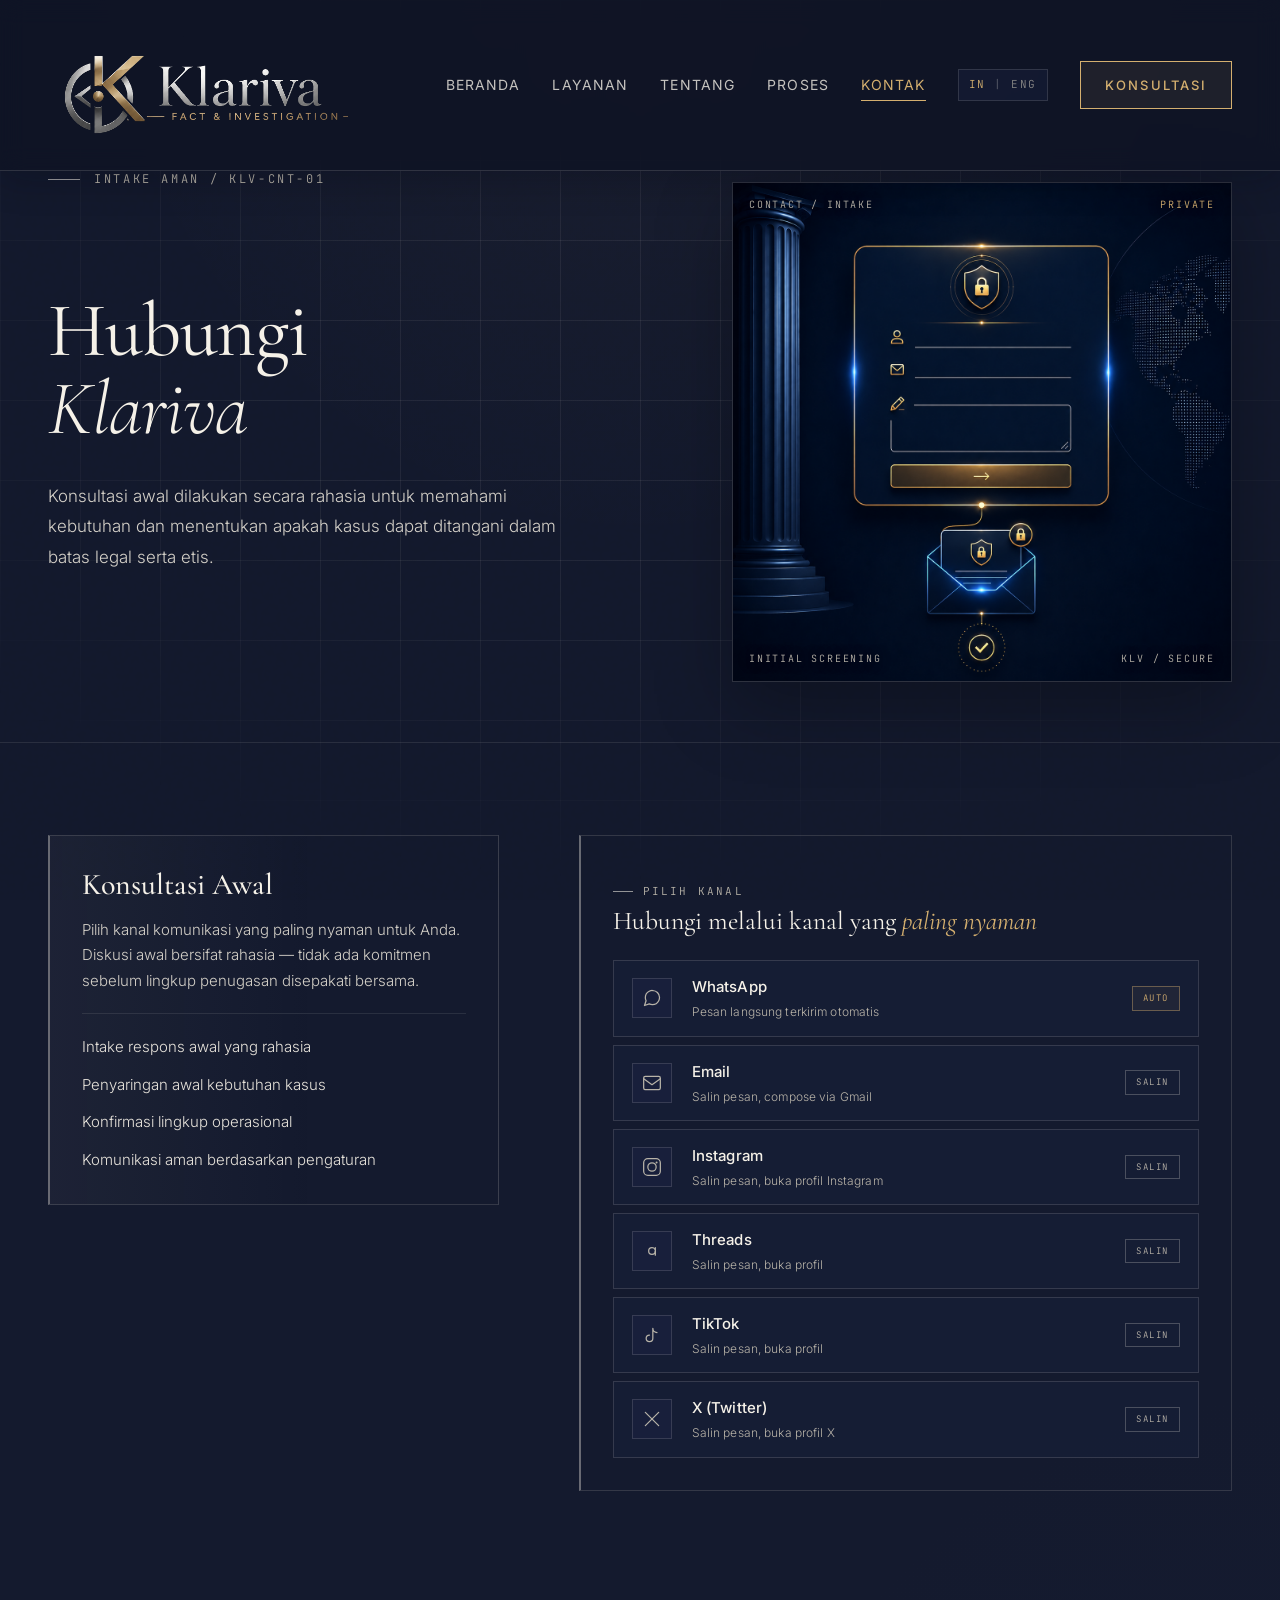
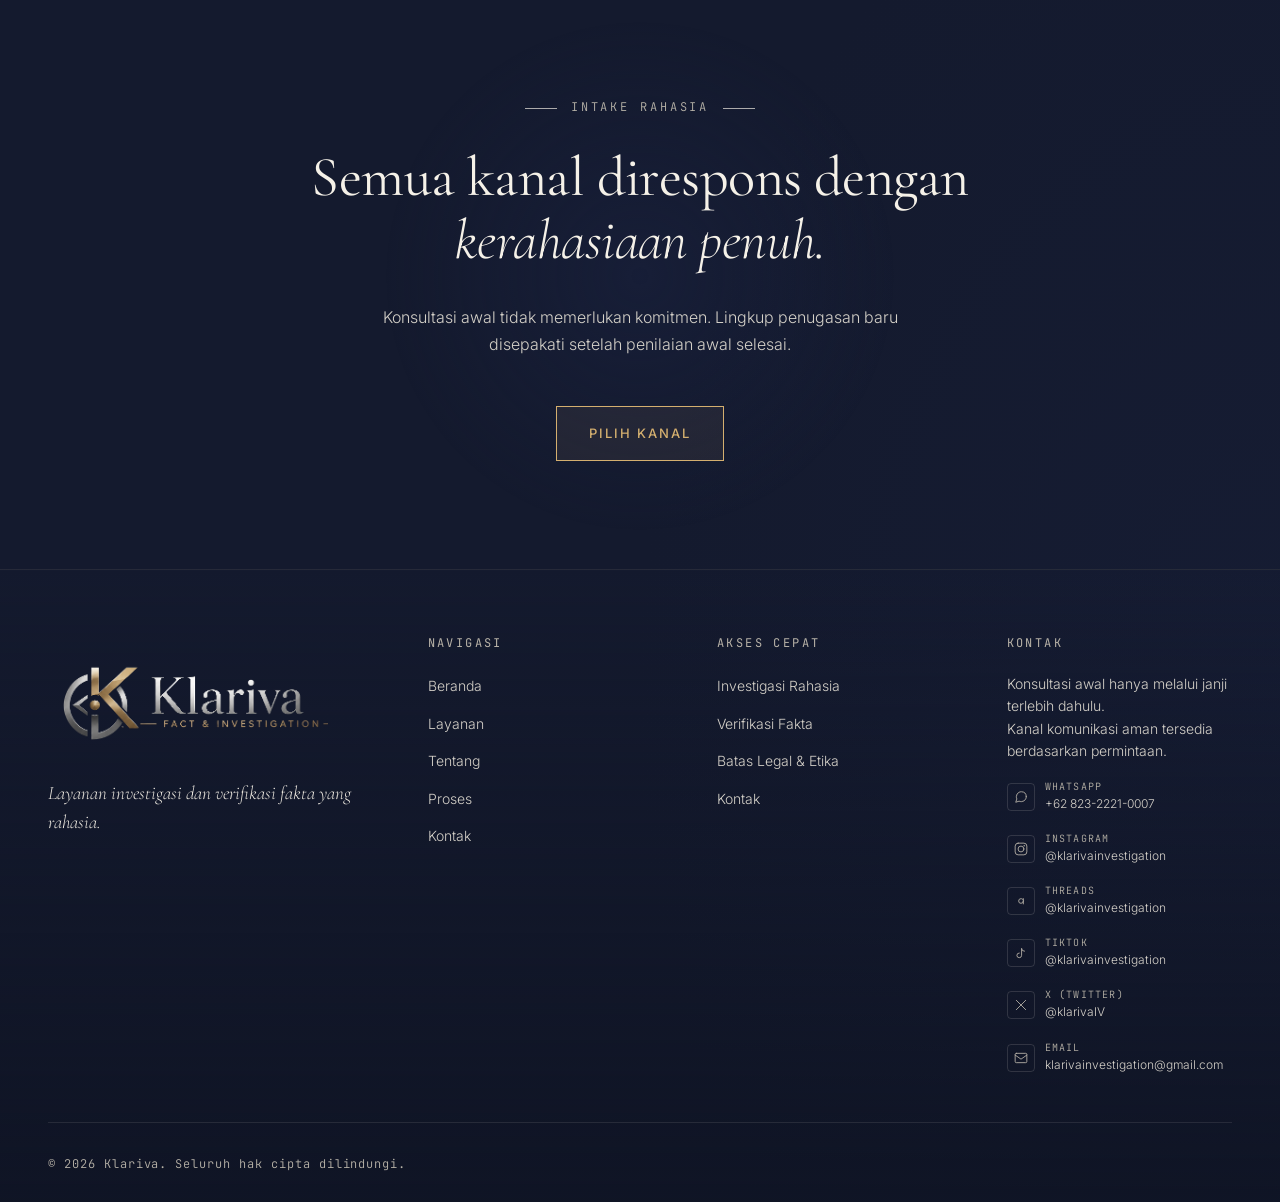
<file: contact.html>
<!DOCTYPE html>
<html lang="id">
<head>
  <meta charset="UTF-8">
  <meta name="viewport" content="width=device-width, initial-scale=1.0">
  <title>Klariva - Kontak</title>
  <meta name="description" content="Hubungi Klariva untuk konsultasi awal yang rahasia. Pilih kanal komunikasi yang paling nyaman — WhatsApp, Email, Instagram, Threads, atau TikTok.">
  <meta property="og:title" content="Klariva - Kontak">
  <meta property="og:description" content="Hubungi Klariva untuk konsultasi awal yang rahasia melalui kanal pilihan Anda.">
  <meta property="og:type" content="website">
  <meta property="og:image" content="https://klariva.id/assets/icons/klariva_emblem.png">
  <meta property="og:image:width" content="1254">
  <meta property="og:image:height" content="1254">
  <link rel="canonical" href="/contact.html">
  <link rel="icon" type="image/png" href="assets/icons/logo-klariva-icon.png">
  <link rel="preconnect" href="https://fonts.googleapis.com">
  <link rel="preconnect" href="https://fonts.gstatic.com" crossorigin>
  <link href="https://fonts.googleapis.com/css2?family=Cormorant+Garamond:wght@300;400;500;600;700&family=Inter:wght@300;400;500;600&family=JetBrains+Mono:wght@300;400&display=swap" rel="stylesheet">
  <link rel="stylesheet" href="assets/css/style.css">
</head>
<body class="page-contact">
  <div class="site-shell">
    <div class="grid-bg" aria-hidden="true"></div>

    <nav class="site-nav">
      <div class="container nav-inner">
        <a href="index.html" class="brand" aria-label="Beranda Klariva">
          <img src="assets/icons/logo-klariva-horizontal.png" alt="Klariva Fakta &amp; Investigasi" class="brand-logo">
        </a>
        <button class="nav-toggle" type="button" aria-label="Buka navigasi" aria-expanded="false" aria-controls="site-menu">
          <span></span>
        </button>
        <div class="nav-panel" id="site-menu">
          <ul class="nav-menu">
            <li><a href="index.html">Beranda</a></li>
            <li><a href="services.html">Layanan</a></li>
            <li><a href="about.html">Tentang</a></li>
            <li><a href="process.html">Proses</a></li>
            <li><a href="contact.html" class="active">Kontak</a></li>
          </ul>
          <div class="lang-switch" aria-label="Pilihan bahasa">
            <button class="lang-option" type="button" data-lang-switch="id">IN</button>
            <span class="lang-switch-sep">|</span>
            <button class="lang-option" type="button" data-lang-switch="en">ENG</button>
          </div>
          <a href="contact.html#consultation" class="btn nav-cta"><span>Konsultasi</span></a>
        </div>
      </div>
    </nav>

    <main class="main-content">
      <header class="page-hero" id="consultation">
        <div class="container">
          <div class="eyebrow reveal d1">Intake Aman / KLV-CNT-01</div>
          <div class="page-hero-grid">
            <div>
              <h1 class="page-hero-title reveal d2">Hubungi<br><em>Klariva</em></h1>
              <p class="page-hero-sub reveal d3">Konsultasi awal dilakukan secara rahasia untuk memahami kebutuhan dan menentukan apakah kasus dapat ditangani dalam batas legal serta etis.</p>
            </div>
            <div class="hero-visual contact-hero-visual reveal d3">
              <span class="corner-label tl">CONTACT / INTAKE</span>
              <span class="corner-label tr">PRIVATE</span>
              <span class="corner-label bl">INITIAL SCREENING</span>
              <span class="corner-label br">KLV / SECURE</span>
              <img
                src="assets/icons/Hubungi_Kontak_Klariva.png"
                alt="Visual konsultasi awal rahasia dengan fokus intake dan komunikasi aman"
                class="contact-hero-image"
                loading="lazy"
                decoding="async"
              >
            </div>
          </div>
        </div>
      </header>

      <section class="section-pad" id="contact-form">
        <div class="container">

          <!-- Selected services banner -->
          <div class="selected-service-banner" id="selectedServiceBanner" hidden>
            <div class="ssb-inner">
              <div class="ssb-left">
                <span class="ssb-label">Layanan Dipilih</span>
                <div class="ssb-service-list" id="serviceBadgeList"></div>
              </div>
              <button type="button" class="ssb-clear" id="serviceBadgeClear" aria-label="Hapus semua pilihan layanan">
                <svg viewBox="0 0 16 16" width="13" height="13" fill="none" stroke="currentColor" stroke-width="1.5" stroke-linecap="round">
                  <path d="M13 3L3 13M3 3l10 10"/>
                </svg>
              </button>
            </div>
          </div>

          <div class="contact-grid">

            <!-- Left: Info card -->
            <div class="contact-card">
              <h3>Konsultasi Awal</h3>
              <p>Pilih kanal komunikasi yang paling nyaman untuk Anda. Diskusi awal bersifat rahasia — tidak ada komitmen sebelum lingkup penugasan disepakati bersama.</p>
              <ul class="contact-points">
                <li>Intake respons awal yang rahasia</li>
                <li>Penyaringan awal kebutuhan kasus</li>
                <li>Konfirmasi lingkup operasional</li>
                <li>Komunikasi aman berdasarkan pengaturan</li>
              </ul>
            </div>

            <!-- Right: Channel selector -->
            <div class="channel-shell" id="channel-shell">
              <div class="channel-intro">
                <div class="section-label channel-section-label">Pilih Kanal</div>
                <h3 class="channel-heading">Hubungi melalui kanal yang <em>paling nyaman</em></h3>
              </div>

              <div class="channel-grid">

                <!-- WhatsApp -->
                <button class="channel-card" type="button" data-channel="whatsapp">
                  <div class="channel-card-icon">
                    <svg viewBox="0 0 24 24" width="20" height="20" fill="none" stroke="currentColor" stroke-width="1.5" stroke-linecap="round" stroke-linejoin="round" aria-hidden="true">
                      <path d="M21 11.5a8.38 8.38 0 0 1-.9 3.8 8.5 8.5 0 0 1-7.6 4.7 8.38 8.38 0 0 1-3.8-.9L3 21l1.9-5.7a8.38 8.38 0 0 1-.9-3.8 8.5 8.5 0 0 1 4.7-7.6 8.38 8.38 0 0 1 3.8-.9h.5a8.48 8.48 0 0 1 8 8v.5z"/>
                    </svg>
                  </div>
                  <div class="channel-card-info">
                    <div class="channel-card-name">WhatsApp</div>
                    <div class="channel-card-desc">Pesan langsung terkirim otomatis</div>
                  </div>
                  <div class="channel-card-badge">Auto</div>
                </button>

                <!-- Email -->
                <button class="channel-card" type="button" data-channel="email">
                  <div class="channel-card-icon">
                    <svg viewBox="0 0 24 24" width="20" height="20" fill="none" stroke="currentColor" stroke-width="1.5" stroke-linecap="round" stroke-linejoin="round" aria-hidden="true">
                      <rect x="2" y="4" width="20" height="16" rx="2"/>
                      <path d="M2 7l10 7 10-7"/>
                    </svg>
                  </div>
                  <div class="channel-card-info">
                    <div class="channel-card-name">Email</div>
                    <div class="channel-card-desc">Salin pesan, compose via Gmail</div>
                  </div>
                  <div class="channel-card-badge channel-card-badge--copy">Salin</div>
                </button>

                <!-- Instagram -->
                <button class="channel-card" type="button" data-channel="instagram">
                  <div class="channel-card-icon">
                    <svg viewBox="0 0 24 24" width="20" height="20" fill="none" stroke="currentColor" stroke-width="1.5" stroke-linecap="round" aria-hidden="true">
                      <rect x="2" y="2" width="20" height="20" rx="5"/>
                      <circle cx="12" cy="12" r="5"/>
                      <circle cx="17.5" cy="6.5" r="1.2" fill="currentColor" stroke="none"/>
                    </svg>
                  </div>
                  <div class="channel-card-info">
                    <div class="channel-card-name">Instagram</div>
                    <div class="channel-card-desc">Salin pesan, buka profil Instagram</div>
                  </div>
                  <div class="channel-card-badge channel-card-badge--copy">Salin</div>
                </button>

                <!-- Threads -->
                <button class="channel-card" type="button" data-channel="threads">
                  <div class="channel-card-icon">
                    <svg viewBox="0 0 24 24" width="20" height="20" fill="none" stroke="currentColor" stroke-width="1.5" stroke-linecap="round" aria-hidden="true">
                      <path d="M16 12a4 4 0 1 1-4-4c1.5 0 2.9.8 3.7 2"/>
                      <line x1="16" y1="8" x2="16" y2="17"/>
                    </svg>
                  </div>
                  <div class="channel-card-info">
                    <div class="channel-card-name">Threads</div>
                    <div class="channel-card-desc">Salin pesan, buka profil</div>
                  </div>
                  <div class="channel-card-badge channel-card-badge--copy">Salin</div>
                </button>

                <!-- TikTok -->
                <button class="channel-card" type="button" data-channel="tiktok">
                  <div class="channel-card-icon">
                    <svg viewBox="0 0 24 24" width="20" height="20" fill="none" stroke="currentColor" stroke-width="1.5" stroke-linecap="round" stroke-linejoin="round" aria-hidden="true">
                      <path d="M9 12a4 4 0 1 0 4 4V4a5 5 0 0 0 5 5"/>
                    </svg>
                  </div>
                  <div class="channel-card-info">
                    <div class="channel-card-name">TikTok</div>
                    <div class="channel-card-desc">Salin pesan, buka profil</div>
                  </div>
                  <div class="channel-card-badge channel-card-badge--copy">Salin</div>
                </button>

                <!-- X (Twitter) -->
                <button class="channel-card" type="button" data-channel="twitter">
                  <div class="channel-card-icon">
                    <svg viewBox="0 0 24 24" width="20" height="20" fill="none" stroke="currentColor" stroke-width="1.5" stroke-linecap="round" aria-hidden="true">
                      <path d="M4 4l16 16M20 4L4 20"/>
                    </svg>
                  </div>
                  <div class="channel-card-info">
                    <div class="channel-card-name">X (Twitter)</div>
                    <div class="channel-card-desc">Salin pesan, buka profil</div>
                  </div>
                  <div class="channel-card-badge channel-card-badge--copy">Salin</div>
                </button>

              </div>

              <!-- Message Panel (shown after channel is selected) -->
              <div class="message-panel" id="messagePanel" hidden>
                <div class="message-panel-header">
                  <svg viewBox="0 0 16 16" width="13" height="13" fill="none" stroke="currentColor" stroke-width="1.5" stroke-linecap="round" stroke-linejoin="round" aria-hidden="true">
                    <path d="M14 10a1 1 0 0 1-1 1H5l-3 3V3a1 1 0 0 1 1-1h10a1 1 0 0 1 1 1v7z"/>
                  </svg>
                  <span class="message-panel-label">Pesan untuk <span id="channelNameDisplay" class="message-channel-name"></span></span>
                </div>
                <div class="message-box">
                  <p id="messageText"></p>
                </div>
                <div class="message-actions">
                  <button type="button" class="btn btn-copy-msg" id="copyMessageBtn">
                    <svg viewBox="0 0 16 16" width="13" height="13" fill="none" stroke="currentColor" stroke-width="1.5" stroke-linecap="round" stroke-linejoin="round" aria-hidden="true">
                      <rect x="5" y="5" width="9" height="9" rx="1"/>
                      <path d="M10 5V3a1 1 0 0 0-1-1H3a1 1 0 0 0-1 1v6a1 1 0 0 0 1 1h2"/>
                    </svg>
                    <span>Salin Pesan</span>
                  </button>
                  <a href="#" class="btn channel-action-btn" id="channelActionBtn" target="_blank" rel="noopener noreferrer">
                    <span id="channelActionText">Buka Kanal</span>
                    <svg viewBox="0 0 16 16" width="12" height="12" fill="none" stroke="currentColor" stroke-width="1.5" stroke-linecap="round" stroke-linejoin="round" aria-hidden="true">
                      <path d="M3 13L13 3M8 3h5v5"/>
                    </svg>
                  </a>
                </div>
              </div>

            </div>
          </div>
        </div>
      </section>

      <section class="cta-section">
        <div class="container">
          <div class="cta-meta">Intake Rahasia</div>
          <h2 class="cta-title">Semua kanal direspons dengan <em>kerahasiaan penuh.</em></h2>
          <p class="cta-sub">Konsultasi awal tidak memerlukan komitmen. Lingkup penugasan baru disepakati setelah penilaian awal selesai.</p>
          <a href="#contact-form" class="btn btn-lg"><span>Pilih Kanal</span></a>
        </div>
      </section>
    </main>

    <footer class="footer">
      <div class="container">
        <div class="footer-grid">
          <div class="footer-brand">
            <a href="index.html" class="brand" aria-label="Klariva Home">
              <img src="assets/icons/logo-klariva-horizontal.png" alt="Klariva Fact &amp; Investigation" class="brand-logo">
            </a>
            <p class="footer-tagline">Confidential fact verification and investigation service.</p>
          </div>

          <div class="footer-col">
            <h4>Navigasi</h4>
            <ul>
              <li><a href="index.html">Home</a></li>
              <li><a href="services.html">Services</a></li>
              <li><a href="about.html">About</a></li>
              <li><a href="process.html">Process</a></li>
              <li><a href="contact.html">Contact</a></li>
            </ul>
          </div>

          <div class="footer-col">
            <h4>Layanan</h4>
            <ul>
              <li><a href="services.html#personal-investigation">Investigasi Personal</a></li>
              <li><a href="services.html#corporate-investigation">Investigasi Korporat</a></li>
              <li><a href="services.html#digital-verification">Verifikasi Digital</a></li>
              <li><a href="services.html#legal-boundary">Batas Legal &amp; Etika</a></li>
            </ul>
          </div>

          <div class="footer-col">
            <h4>Kontak</h4>
            <p>Konsultasi awal hanya melalui janji terlebih dahulu.</p>
            <p>Kanal komunikasi aman tersedia berdasarkan permintaan.</p>
            <ul class="footer-contact-list">
              <li><a href="https://wa.me/6282322210007" class="footer-contact-item" data-contact-link="whatsapp" target="_blank" rel="noopener noreferrer">
                <span class="footer-contact-icon"><svg viewBox="0 0 24 24" width="14" height="14" fill="none" stroke="currentColor" stroke-width="1.5" stroke-linecap="round" stroke-linejoin="round" aria-hidden="true"><path d="M21 11.5a8.38 8.38 0 0 1-.9 3.8 8.5 8.5 0 0 1-7.6 4.7 8.38 8.38 0 0 1-3.8-.9L3 21l1.9-5.7a8.38 8.38 0 0 1-.9-3.8 8.5 8.5 0 0 1 4.7-7.6 8.38 8.38 0 0 1 3.8-.9h.5a8.48 8.48 0 0 1 8 8v.5z"/></svg></span>
                <span class="footer-contact-detail">
                  <span class="footer-contact-name">WhatsApp</span>
                  <span class="footer-contact-handle" data-contact-handle="whatsapp">+62 823-2221-0007</span>
                </span>
              </a></li>
              <li><a href="https://www.instagram.com/klarivainvestigation" class="footer-contact-item" data-contact-link="instagram" target="_blank" rel="noopener noreferrer">
                <span class="footer-contact-icon"><svg viewBox="0 0 24 24" width="14" height="14" fill="none" stroke="currentColor" stroke-width="1.5" stroke-linecap="round" aria-hidden="true"><rect x="2" y="2" width="20" height="20" rx="5"/><circle cx="12" cy="12" r="5"/><circle cx="17.5" cy="6.5" r="1.2" fill="currentColor" stroke="none"/></svg></span>
                <span class="footer-contact-detail">
                  <span class="footer-contact-name">Instagram</span>
                  <span class="footer-contact-handle" data-contact-handle="instagram">@klarivainvestigation</span>
                </span>
              </a></li>
              <li><a href="https://www.threads.net/@klarivainvestigation" class="footer-contact-item" data-contact-link="threads" target="_blank" rel="noopener noreferrer">
                <span class="footer-contact-icon"><svg viewBox="0 0 24 24" width="14" height="14" fill="none" stroke="currentColor" stroke-width="1.5" stroke-linecap="round" aria-hidden="true"><path d="M16 12a4 4 0 1 1-4-4c1.5 0 2.9.8 3.7 2"/><line x1="16" y1="8" x2="16" y2="17"/></svg></span>
                <span class="footer-contact-detail">
                  <span class="footer-contact-name">Threads</span>
                  <span class="footer-contact-handle" data-contact-handle="threads">@klarivainvestigation</span>
                </span>
              </a></li>
              <li><a href="https://www.tiktok.com/@klarivainvestigation" class="footer-contact-item" data-contact-link="tiktok" target="_blank" rel="noopener noreferrer">
                <span class="footer-contact-icon"><svg viewBox="0 0 24 24" width="14" height="14" fill="none" stroke="currentColor" stroke-width="1.5" stroke-linecap="round" stroke-linejoin="round" aria-hidden="true"><path d="M9 12a4 4 0 1 0 4 4V4a5 5 0 0 0 5 5"/></svg></span>
                <span class="footer-contact-detail">
                  <span class="footer-contact-name">TikTok</span>
                  <span class="footer-contact-handle" data-contact-handle="tiktok">@klarivainvestigation</span>
                </span>
              </a></li>
              <li><a href="https://x.com/klarivaIV" class="footer-contact-item" data-contact-link="twitter" target="_blank" rel="noopener noreferrer">
                <span class="footer-contact-icon"><svg viewBox="0 0 24 24" width="14" height="14" fill="none" stroke="currentColor" stroke-width="1.5" stroke-linecap="round" aria-hidden="true"><path d="M4 4l16 16M20 4L4 20"/></svg></span>
                <span class="footer-contact-detail">
                  <span class="footer-contact-name">X (Twitter)</span>
                  <span class="footer-contact-handle" data-contact-handle="twitter">@klarivaIV</span>
                </span>
              </a></li>
              <li><a href="mailto:klarivainvestigation@gmail.com" class="footer-contact-item" data-contact-link="email">
                <span class="footer-contact-icon"><svg viewBox="0 0 24 24" width="14" height="14" fill="none" stroke="currentColor" stroke-width="1.5" stroke-linecap="round" stroke-linejoin="round" aria-hidden="true"><rect x="2" y="4" width="20" height="16" rx="2"/><path d="M2 7l10 7 10-7"/></svg></span>
                <span class="footer-contact-detail">
                  <span class="footer-contact-name">Email</span>
                  <span class="footer-contact-handle" data-contact-handle="email">klarivainvestigation@gmail.com</span>
                </span>
              </a></li>
            </ul>
          </div>
        </div>

        <div class="footer-bottom">
          <p>&copy; 2026 Klariva. Seluruh hak cipta dilindungi.</p>
        </div>
      </div>
    </footer>
  </div>

  <script src="assets/js/config.js"></script>
  <script src="assets/js/main.js"></script>
</body>
</html>
</file>
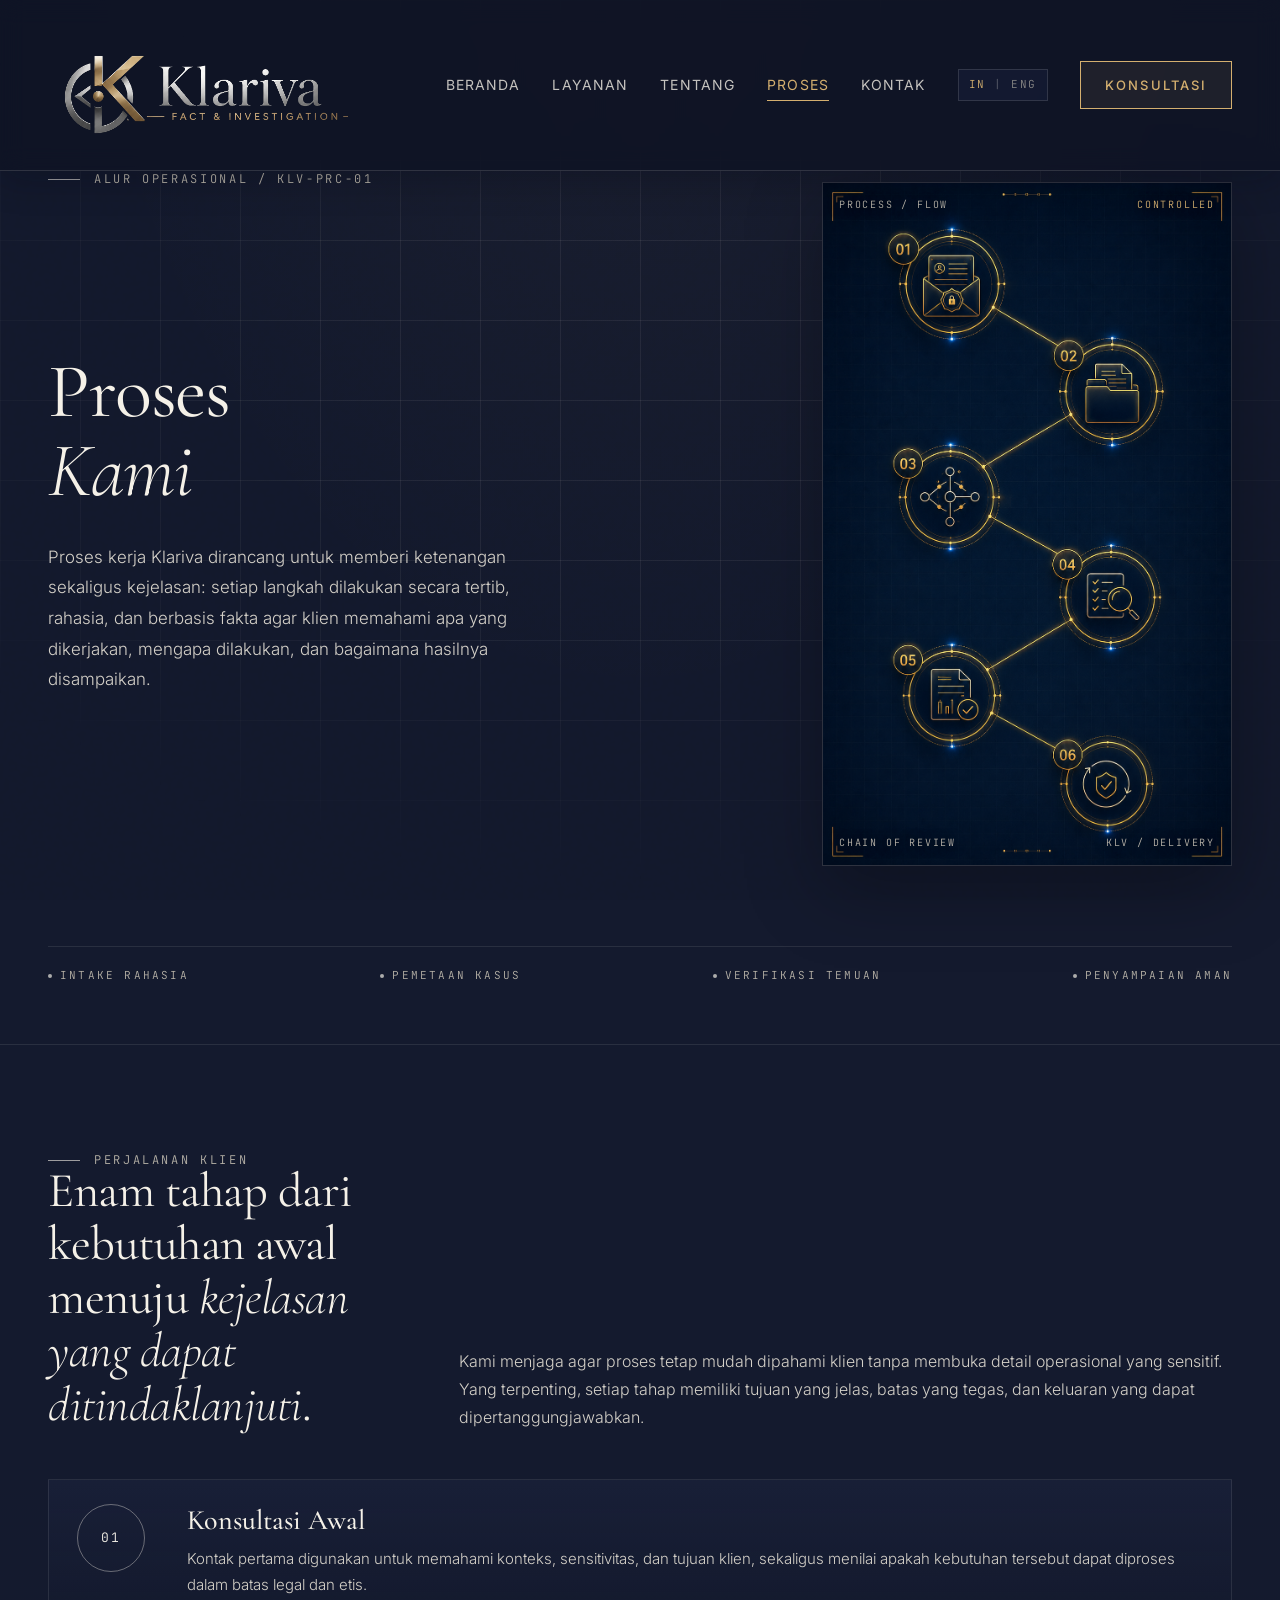
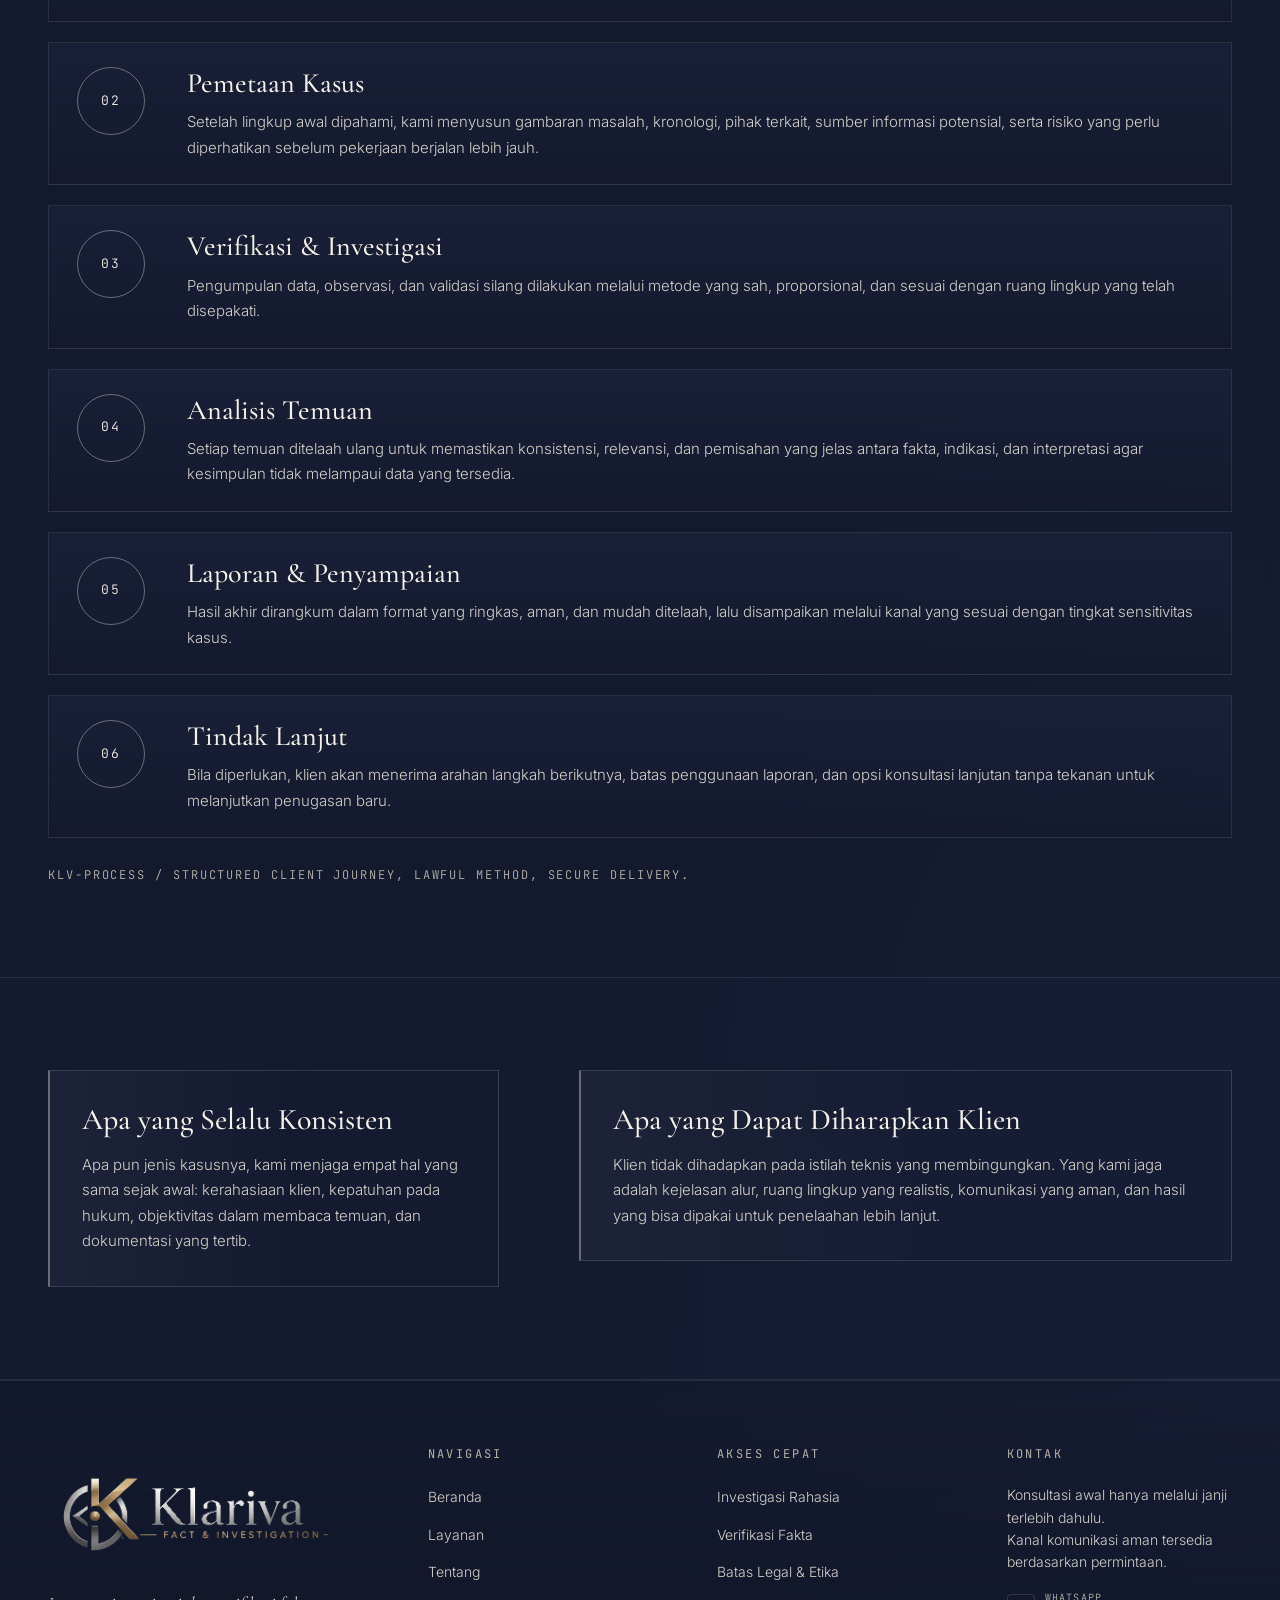
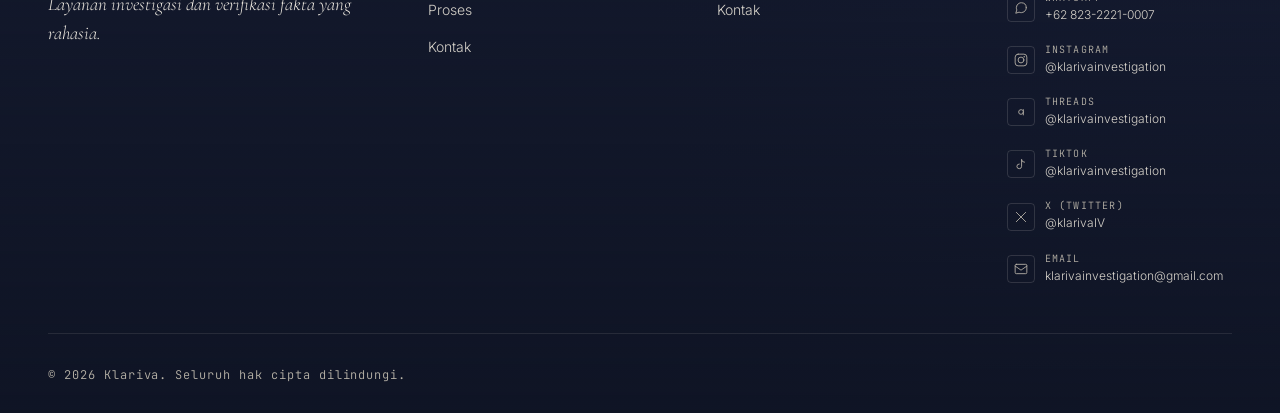
<file: process.html>
<!DOCTYPE html>
<html lang="id">
<head>
  <meta charset="UTF-8">
  <meta name="viewport" content="width=device-width, initial-scale=1.0">
  <title>Klariva - Proses</title>
  <meta name="description" content="Proses kerja Klariva dari konsultasi awal, pemetaan kasus, verifikasi, hingga laporan akhir yang aman dan dapat dipertanggungjawabkan.">
  <meta property="og:title" content="Klariva - Proses">
  <meta property="og:description" content="Alur kerja Klariva dari konsultasi awal hingga laporan akhir yang aman, tertib, dan berbasis fakta.">
  <meta property="og:type" content="website">
  <meta property="og:image" content="https://klariva.id/assets/icons/klariva_emblem.png">
  <meta property="og:image:width" content="1254">
  <meta property="og:image:height" content="1254">
  <link rel="canonical" href="/process.html">
  <link rel="icon" type="image/png" href="assets/icons/logo-klariva-icon.png">
  <link rel="preconnect" href="https://fonts.googleapis.com">
  <link rel="preconnect" href="https://fonts.gstatic.com" crossorigin>
  <link href="https://fonts.googleapis.com/css2?family=Cormorant+Garamond:wght@300;400;500;600;700&family=Inter:wght@300;400;500;600&family=JetBrains+Mono:wght@300;400&display=swap" rel="stylesheet">
  <link rel="stylesheet" href="assets/css/style.css">
</head>
<body class="page-process">
  <div class="site-shell">
    <div class="grid-bg" aria-hidden="true"></div>

    <nav class="site-nav">
      <div class="container nav-inner">
        <a href="index.html" class="brand" aria-label="Beranda Klariva">
          <img src="assets/icons/logo-klariva-horizontal.png" alt="Klariva Fakta &amp; Investigasi" class="brand-logo">
        </a>
        <button class="nav-toggle" type="button" aria-label="Buka navigasi" aria-expanded="false" aria-controls="site-menu">
          <span></span>
        </button>
        <div class="nav-panel" id="site-menu">
          <ul class="nav-menu">
            <li><a href="index.html">Beranda</a></li>
            <li><a href="services.html">Layanan</a></li>
            <li><a href="about.html">Tentang</a></li>
            <li><a href="process.html" class="active">Proses</a></li>
            <li><a href="contact.html">Kontak</a></li>
          </ul>
          <div class="lang-switch" aria-label="Pilihan bahasa">
            <button class="lang-option" type="button" data-lang-switch="id">IN</button>
            <span class="lang-switch-sep">|</span>
            <button class="lang-option" type="button" data-lang-switch="en">ENG</button>
          </div>
          <a href="contact.html#consultation" class="btn nav-cta"><span>Konsultasi</span></a>
        </div>
      </div>
    </nav>

    <main class="main-content">
      <header class="page-hero">
        <div class="container">
          <div class="eyebrow reveal d1">Alur Operasional / KLV-PRC-01</div>
          <div class="page-hero-grid">
            <div>
              <h1 class="page-hero-title reveal d2">Proses<br><em>Kami</em></h1>
              <p class="page-hero-sub reveal d3">Proses kerja Klariva dirancang untuk memberi ketenangan sekaligus kejelasan: setiap langkah dilakukan secara tertib, rahasia, dan berbasis fakta agar klien memahami apa yang dikerjakan, mengapa dilakukan, dan bagaimana hasilnya disampaikan.</p>
            </div>
            <div class="hero-visual process-hero-visual reveal d3">
              <span class="corner-label tl">PROCESS / FLOW</span>
              <span class="corner-label tr">CONTROLLED</span>
              <span class="corner-label bl">CHAIN OF REVIEW</span>
              <span class="corner-label br">KLV / DELIVERY</span>
              <img
                src="assets/icons/Proses_Layanan_Klariva.png"
                alt="Visual alur proses dengan tahapan terstruktur dan jalur review"
                class="process-hero-image"
                loading="lazy"
                decoding="async"
              >
            </div>
          </div>
          <div class="hero-meta-line reveal d4">
            <span>Intake Rahasia</span>
            <span>Pemetaan Kasus</span>
            <span>Verifikasi Temuan</span>
            <span>Penyampaian Aman</span>
          </div>
        </div>
      </header>

      <section class="section-pad">
        <div class="container">
          <div class="section-head">
            <div>
              <div class="section-label">Perjalanan Klien</div>
              <h2 class="section-title">Enam tahap dari kebutuhan awal menuju <em>kejelasan yang dapat ditindaklanjuti</em>.</h2>
            </div>
            <p class="section-copy">Kami menjaga agar proses tetap mudah dipahami klien tanpa membuka detail operasional yang sensitif. Yang terpenting, setiap tahap memiliki tujuan yang jelas, batas yang tegas, dan keluaran yang dapat dipertanggungjawabkan.</p>
          </div>

          <div class="timeline-stack">
            <article class="timeline-item">
              <div class="timeline-index">01</div>
              <div>
                <h3>Konsultasi Awal</h3>
                <p>Kontak pertama digunakan untuk memahami konteks, sensitivitas, dan tujuan klien, sekaligus menilai apakah kebutuhan tersebut dapat diproses dalam batas legal dan etis.</p>
              </div>
            </article>

            <article class="timeline-item">
              <div class="timeline-index">02</div>
              <div>
                <h3>Pemetaan Kasus</h3>
                <p>Setelah lingkup awal dipahami, kami menyusun gambaran masalah, kronologi, pihak terkait, sumber informasi potensial, serta risiko yang perlu diperhatikan sebelum pekerjaan berjalan lebih jauh.</p>
              </div>
            </article>

            <article class="timeline-item">
              <div class="timeline-index">03</div>
              <div>
                <h3>Verifikasi &amp; Investigasi</h3>
                <p>Pengumpulan data, observasi, dan validasi silang dilakukan melalui metode yang sah, proporsional, dan sesuai dengan ruang lingkup yang telah disepakati.</p>
              </div>
            </article>

            <article class="timeline-item">
              <div class="timeline-index">04</div>
              <div>
                <h3>Analisis Temuan</h3>
                <p>Setiap temuan ditelaah ulang untuk memastikan konsistensi, relevansi, dan pemisahan yang jelas antara fakta, indikasi, dan interpretasi agar kesimpulan tidak melampaui data yang tersedia.</p>
              </div>
            </article>

            <article class="timeline-item">
              <div class="timeline-index">05</div>
              <div>
                <h3>Laporan &amp; Penyampaian</h3>
                <p>Hasil akhir dirangkum dalam format yang ringkas, aman, dan mudah ditelaah, lalu disampaikan melalui kanal yang sesuai dengan tingkat sensitivitas kasus.</p>
              </div>
            </article>

            <article class="timeline-item">
              <div class="timeline-index">06</div>
              <div>
                <h3>Tindak Lanjut</h3>
                <p>Bila diperlukan, klien akan menerima arahan langkah berikutnya, batas penggunaan laporan, dan opsi konsultasi lanjutan tanpa tekanan untuk melanjutkan penugasan baru.</p>
              </div>
            </article>
          </div>

          <p class="dev-note">KLV-PROCESS / structured client journey, lawful method, secure delivery.</p>
        </div>
      </section>

      <section class="legal-section section-pad">
        <div class="container">
          <div class="split-grid">
            <div class="info-panel">
              <h3>Apa yang Selalu Konsisten</h3>
              <p>Apa pun jenis kasusnya, kami menjaga empat hal yang sama sejak awal: kerahasiaan klien, kepatuhan pada hukum, objektivitas dalam membaca temuan, dan dokumentasi yang tertib.</p>
            </div>

            <div class="info-panel">
              <h3>Apa yang Dapat Diharapkan Klien</h3>
              <p>Klien tidak dihadapkan pada istilah teknis yang membingungkan. Yang kami jaga adalah kejelasan alur, ruang lingkup yang realistis, komunikasi yang aman, dan hasil yang bisa dipakai untuk penelaahan lebih lanjut.</p>
            </div>
          </div>
        </div>
      </section>
    </main>

    <footer class="footer">
      <div class="container">
        <div class="footer-grid">
          <div class="footer-brand">
            <a href="index.html" class="brand" aria-label="Beranda Klariva">
              <img src="assets/icons/logo-klariva-horizontal.png" alt="Klariva Fakta &amp; Investigasi" class="brand-logo">
            </a>
            <p class="footer-tagline">Layanan investigasi dan verifikasi fakta yang rahasia.</p>
          </div>

          <div class="footer-col">
            <h4>Navigasi</h4>
            <ul>
              <li><a href="index.html">Beranda</a></li>
              <li><a href="services.html">Layanan</a></li>
              <li><a href="about.html">Tentang</a></li>
              <li><a href="process.html">Proses</a></li>
              <li><a href="contact.html">Kontak</a></li>
            </ul>
          </div>

          <div class="footer-col">
            <h4>Akses Cepat</h4>
            <ul>
              <li><a href="services.html#personal-investigation">Investigasi Rahasia</a></li>
              <li><a href="services.html#digital-verification">Verifikasi Fakta</a></li>
              <li><a href="services.html#legal-boundary">Batas Legal &amp; Etika</a></li>
              <li><a href="contact.html">Kontak</a></li>
            </ul>
          </div>

          <div class="footer-col">
            <h4>Kontak</h4>
            <p>Konsultasi awal hanya melalui janji terlebih dahulu.</p>
            <p>Kanal komunikasi aman tersedia berdasarkan permintaan.</p>
            <ul class="footer-contact-list">
              <li><a href="https://wa.me/6282322210007" class="footer-contact-item" data-contact-link="whatsapp" target="_blank" rel="noopener noreferrer">
                <span class="footer-contact-icon"><svg viewBox="0 0 24 24" width="14" height="14" fill="none" stroke="currentColor" stroke-width="1.5" stroke-linecap="round" stroke-linejoin="round" aria-hidden="true"><path d="M21 11.5a8.38 8.38 0 0 1-.9 3.8 8.5 8.5 0 0 1-7.6 4.7 8.38 8.38 0 0 1-3.8-.9L3 21l1.9-5.7a8.38 8.38 0 0 1-.9-3.8 8.5 8.5 0 0 1 4.7-7.6 8.38 8.38 0 0 1 3.8-.9h.5a8.48 8.48 0 0 1 8 8v.5z"/></svg></span>
                <span class="footer-contact-detail">
                  <span class="footer-contact-name">WhatsApp</span>
                  <span class="footer-contact-handle" data-contact-handle="whatsapp">+62 823-2221-0007</span>
                </span>
              </a></li>
              <li><a href="https://www.instagram.com/klarivainvestigation" class="footer-contact-item" data-contact-link="instagram" target="_blank" rel="noopener noreferrer">
                <span class="footer-contact-icon"><svg viewBox="0 0 24 24" width="14" height="14" fill="none" stroke="currentColor" stroke-width="1.5" stroke-linecap="round" aria-hidden="true"><rect x="2" y="2" width="20" height="20" rx="5"/><circle cx="12" cy="12" r="5"/><circle cx="17.5" cy="6.5" r="1.2" fill="currentColor" stroke="none"/></svg></span>
                <span class="footer-contact-detail">
                  <span class="footer-contact-name">Instagram</span>
                  <span class="footer-contact-handle" data-contact-handle="instagram">@klarivainvestigation</span>
                </span>
              </a></li>
              <li><a href="https://www.threads.net/@klarivainvestigation" class="footer-contact-item" data-contact-link="threads" target="_blank" rel="noopener noreferrer">
                <span class="footer-contact-icon"><svg viewBox="0 0 24 24" width="14" height="14" fill="none" stroke="currentColor" stroke-width="1.5" stroke-linecap="round" aria-hidden="true"><path d="M16 12a4 4 0 1 1-4-4c1.5 0 2.9.8 3.7 2"/><line x1="16" y1="8" x2="16" y2="17"/></svg></span>
                <span class="footer-contact-detail">
                  <span class="footer-contact-name">Threads</span>
                  <span class="footer-contact-handle" data-contact-handle="threads">@klarivainvestigation</span>
                </span>
              </a></li>
              <li><a href="https://www.tiktok.com/@klarivainvestigation" class="footer-contact-item" data-contact-link="tiktok" target="_blank" rel="noopener noreferrer">
                <span class="footer-contact-icon"><svg viewBox="0 0 24 24" width="14" height="14" fill="none" stroke="currentColor" stroke-width="1.5" stroke-linecap="round" stroke-linejoin="round" aria-hidden="true"><path d="M9 12a4 4 0 1 0 4 4V4a5 5 0 0 0 5 5"/></svg></span>
                <span class="footer-contact-detail">
                  <span class="footer-contact-name">TikTok</span>
                  <span class="footer-contact-handle" data-contact-handle="tiktok">@klarivainvestigation</span>
                </span>
              </a></li>
              <li><a href="https://x.com/klarivaIV" class="footer-contact-item" data-contact-link="twitter" target="_blank" rel="noopener noreferrer">
                <span class="footer-contact-icon"><svg viewBox="0 0 24 24" width="14" height="14" fill="none" stroke="currentColor" stroke-width="1.5" stroke-linecap="round" aria-hidden="true"><path d="M4 4l16 16M20 4L4 20"/></svg></span>
                <span class="footer-contact-detail">
                  <span class="footer-contact-name">X (Twitter)</span>
                  <span class="footer-contact-handle" data-contact-handle="twitter">@klarivaIV</span>
                </span>
              </a></li>
              <li><a href="mailto:klarivainvestigation@gmail.com" class="footer-contact-item" data-contact-link="email">
                <span class="footer-contact-icon"><svg viewBox="0 0 24 24" width="14" height="14" fill="none" stroke="currentColor" stroke-width="1.5" stroke-linecap="round" stroke-linejoin="round" aria-hidden="true"><rect x="2" y="4" width="20" height="16" rx="2"/><path d="M2 7l10 7 10-7"/></svg></span>
                <span class="footer-contact-detail">
                  <span class="footer-contact-name">Email</span>
                  <span class="footer-contact-handle" data-contact-handle="email">klarivainvestigation@gmail.com</span>
                </span>
              </a></li>
            </ul>
          </div>
        </div>

        <div class="footer-bottom">
          <p>&copy; 2026 Klariva. Seluruh hak cipta dilindungi.</p>
        </div>
      </div>
    </footer>
  </div>

  <script src="assets/js/config.js"></script>
  <script src="assets/js/main.js"></script>
</body>
</html>
</file>
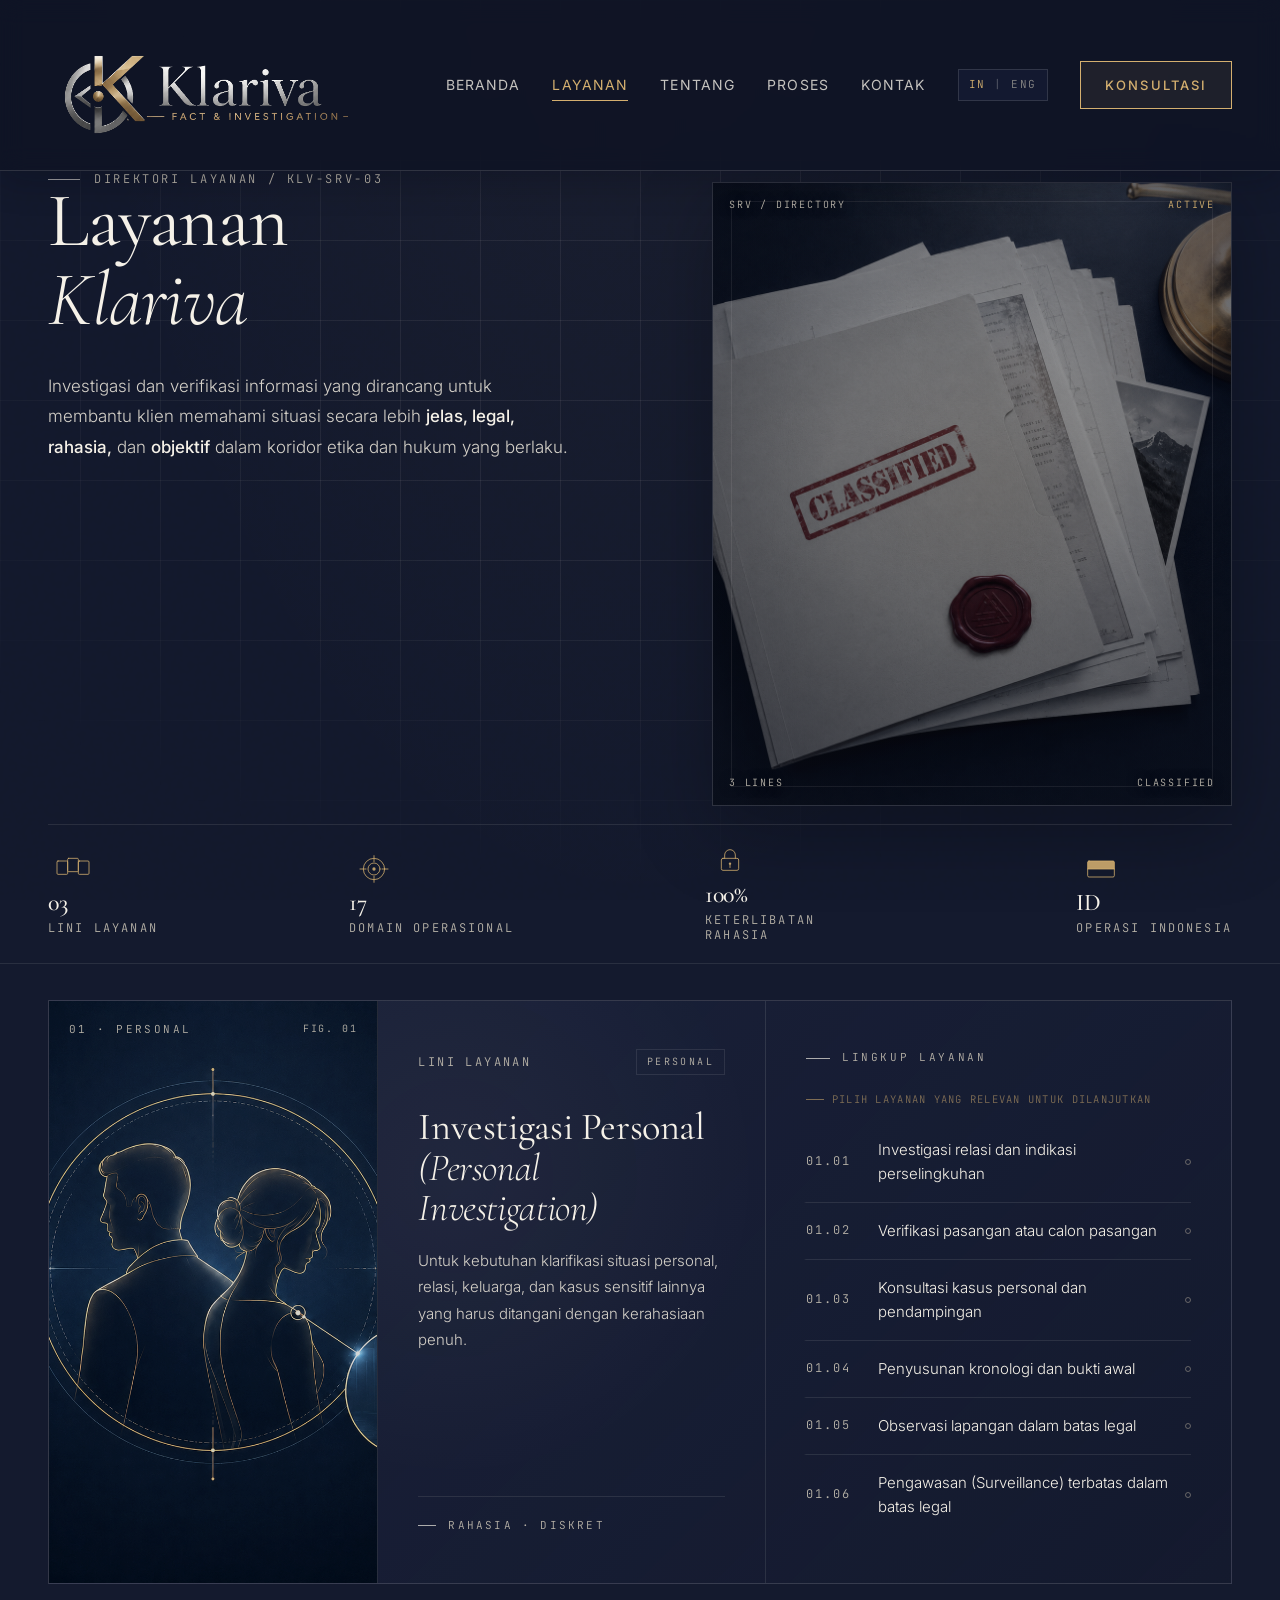
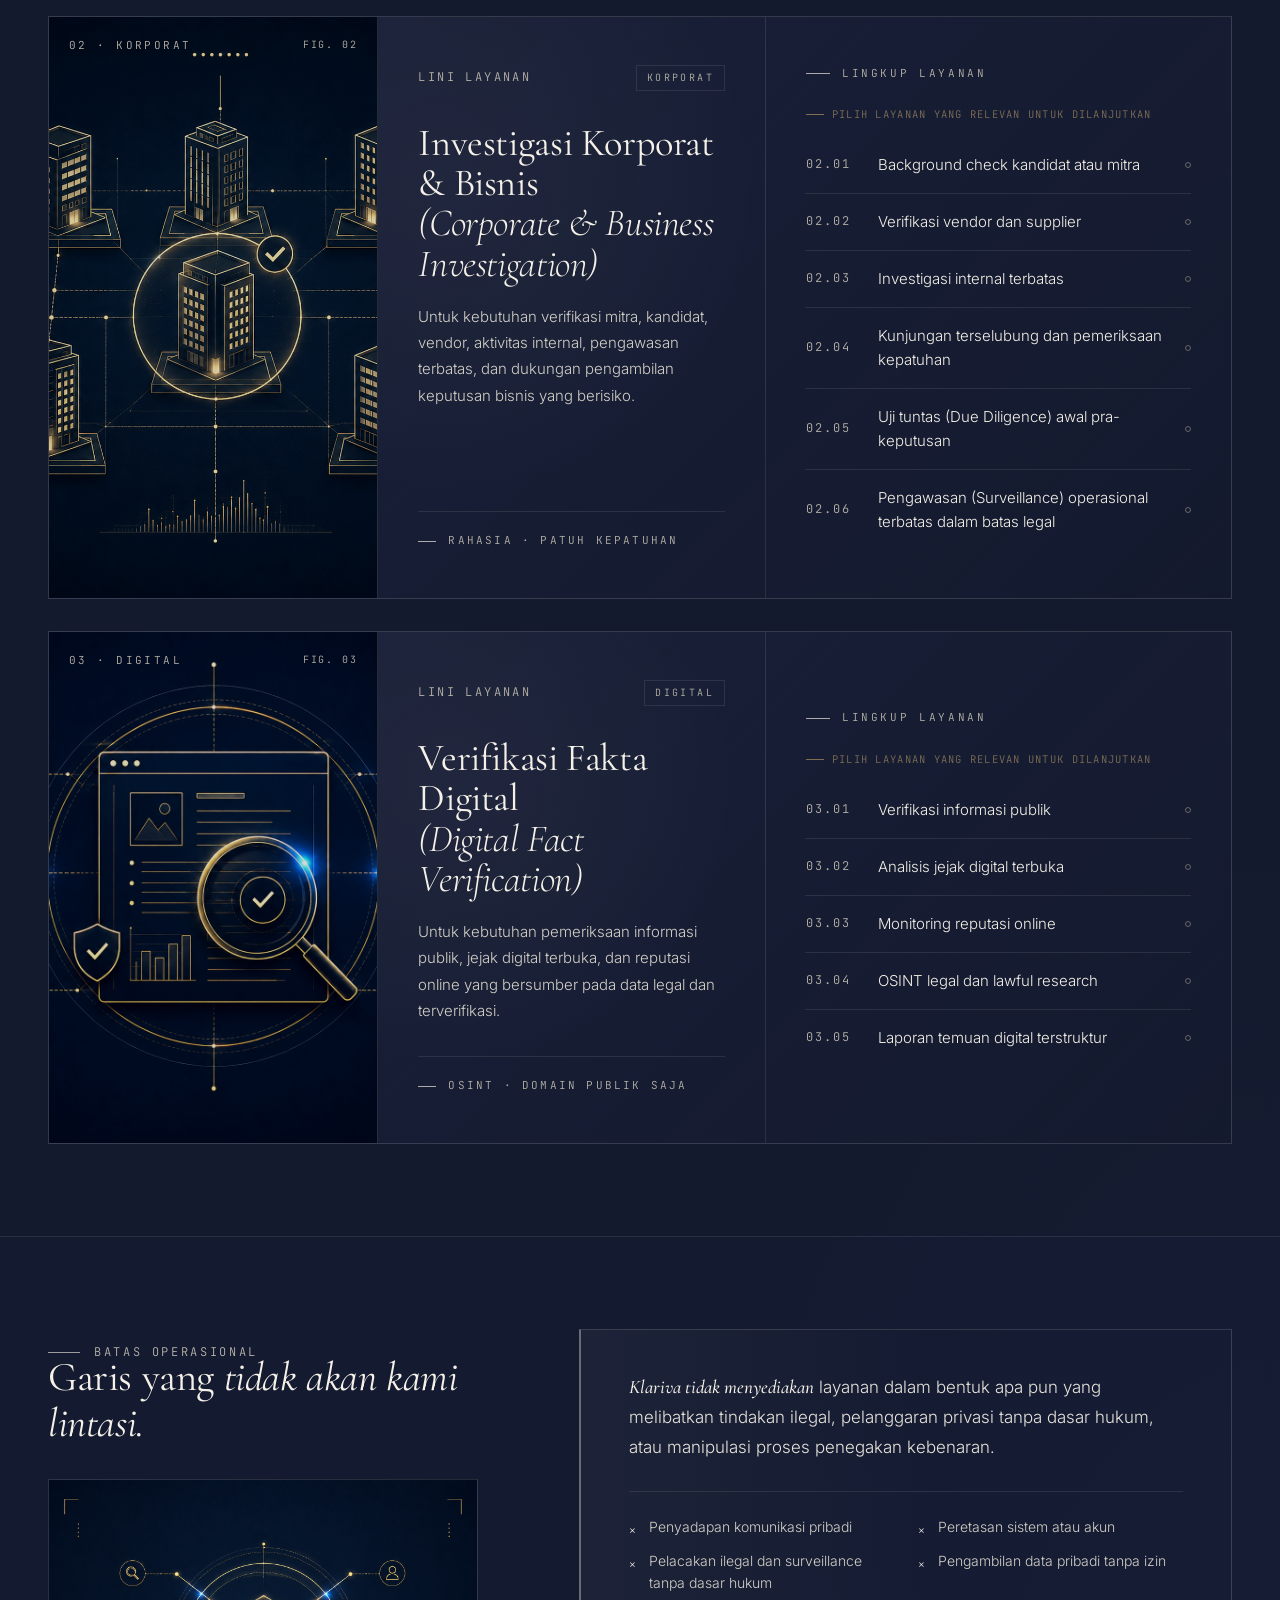
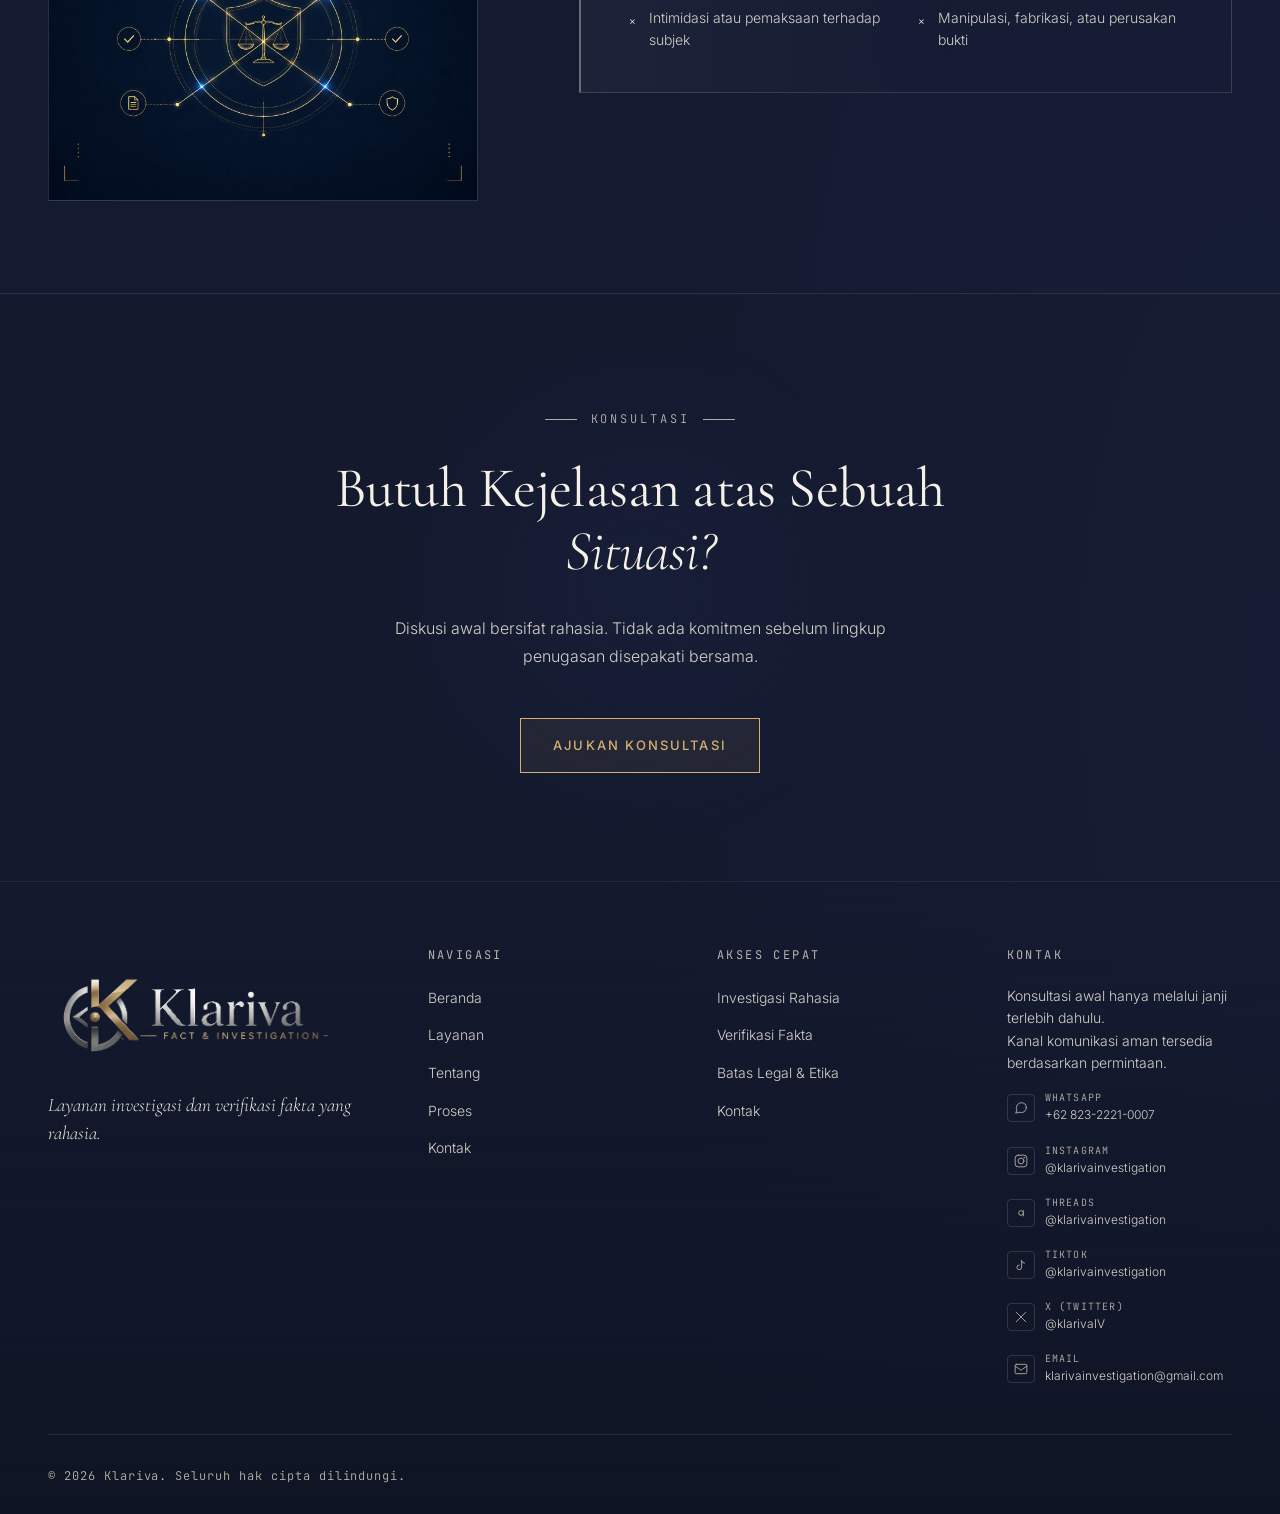
<file: services.html>
<!DOCTYPE html>
<html lang="id">
<head>
  <meta charset="UTF-8">
  <meta name="viewport" content="width=device-width, initial-scale=1.0">
  <title>Klariva - Layanan</title>
  <meta name="description" content="Direktori layanan Klariva untuk kebutuhan personal investigation, corporate investigation, dan digital fact verification.">
  <meta property="og:title" content="Klariva - Layanan">
  <meta property="og:description" content="Tiga lini layanan investigasi dan verifikasi informasi dengan standar kerja yang legal, rahasia, dan objektif.">
  <meta property="og:type" content="website">
  <meta property="og:image" content="https://klariva.id/assets/icons/klariva_emblem.png">
  <meta property="og:image:width" content="1254">
  <meta property="og:image:height" content="1254">
  <link rel="canonical" href="/services.html">
  <link rel="icon" type="image/png" href="assets/icons/logo-klariva-icon.png">
  <link rel="preconnect" href="https://fonts.googleapis.com">
  <link rel="preconnect" href="https://fonts.gstatic.com" crossorigin>
  <link href="https://fonts.googleapis.com/css2?family=Cormorant+Garamond:wght@300;400;500;600;700&family=Inter:wght@300;400;500;600&family=JetBrains+Mono:wght@300;400&display=swap" rel="stylesheet">
  <link rel="stylesheet" href="assets/css/style.css">
</head>
<body class="page-services">
  <div class="site-shell">
    <div class="grid-bg" aria-hidden="true"></div>

    <nav class="site-nav">
      <div class="container nav-inner">
        <a href="index.html" class="brand" aria-label="Beranda Klariva">
          <img src="assets/icons/logo-klariva-horizontal.png" alt="Klariva Fakta &amp; Investigasi" class="brand-logo">
        </a>

        <button class="nav-toggle" type="button" aria-label="Buka navigasi" aria-expanded="false" aria-controls="site-menu">
          <span></span>
        </button>

        <div class="nav-panel" id="site-menu">
          <ul class="nav-menu">
            <li><a href="index.html">Beranda</a></li>
            <li><a href="services.html" class="active">Layanan</a></li>
            <li><a href="about.html">Tentang</a></li>
            <li><a href="process.html">Proses</a></li>
            <li><a href="contact.html">Kontak</a></li>
          </ul>
          <div class="lang-switch" aria-label="Pilihan bahasa">
            <button class="lang-option" type="button" data-lang-switch="id">IN</button>
            <span class="lang-switch-sep">|</span>
            <button class="lang-option" type="button" data-lang-switch="en">ENG</button>
          </div>
          <a href="contact.html#consultation" class="btn nav-cta"><span>Konsultasi</span></a>
        </div>
      </div>
    </nav>

    <main class="main-content">
      <header class="page-hero services-hero">
        <div class="container">
          <div class="eyebrow reveal d1">Direktori Layanan / KLV-SRV-03</div>
          <div class="page-hero-grid">
            <div>
              <h1 class="page-hero-title reveal d2">Layanan<br><em>Klariva</em></h1>
              <p class="page-hero-sub reveal d3">
                Investigasi dan verifikasi informasi yang dirancang untuk membantu klien memahami situasi secara lebih <strong>jelas, legal, rahasia,</strong> dan <strong>objektif</strong> dalam koridor etika dan hukum yang berlaku.
              </p>
            </div>

            <div class="hero-visual hero-visual-service reveal d3" style="aspect-ratio: 5 / 6;">
              <span class="corner-label tl">SRV / DIRECTORY</span>
              <span class="corner-label tr">ACTIVE</span>
              <span class="corner-label bl">3 LINES</span>
              <span class="corner-label br">CLASSIFIED</span>
              <img src="assets/icons/Background_Service_Klariva_v2.png" alt="Visual investigasi layanan Klariva" class="hero-service-image">
              <svg viewBox="0 0 500 600" xmlns="http://www.w3.org/2000/svg" aria-hidden="true">
                <rect width="500" height="600" fill="url(#dossierBg)"/>
                <defs>
                  <linearGradient id="dossierBg" x1="0%" y1="0%" x2="100%" y2="100%">
                    <stop offset="0%" stop-color="#1c2030"/>
                    <stop offset="100%" stop-color="#0a0e1a"/>
                  </linearGradient>
                </defs>
                <g stroke="rgba(200,204,217,0.06)" stroke-width="1">
                  <line x1="0" y1="120" x2="500" y2="120"/>
                  <line x1="0" y1="240" x2="500" y2="240"/>
                  <line x1="0" y1="360" x2="500" y2="360"/>
                  <line x1="0" y1="480" x2="500" y2="480"/>
                  <line x1="100" y1="0" x2="100" y2="600"/>
                  <line x1="200" y1="0" x2="200" y2="600"/>
                  <line x1="300" y1="0" x2="300" y2="600"/>
                  <line x1="400" y1="0" x2="400" y2="600"/>
                </g>
                <rect x="78" y="78" width="144" height="184" fill="rgba(10,14,26,0.45)" stroke="rgba(200,204,217,0.22)"/>
                <rect x="158" y="164" width="132" height="176" fill="rgba(10,14,26,0.4)" stroke="rgba(201,168,106,0.3)"/>
                <rect x="236" y="238" width="150" height="190" fill="rgba(10,14,26,0.36)" stroke="rgba(200,204,217,0.18)"/>
                <circle cx="332" cy="190" r="64" fill="none" stroke="rgba(201,168,106,0.5)" stroke-width="1"/>
                <circle cx="332" cy="190" r="22" fill="rgba(201,168,106,0.18)" stroke="rgba(200,204,217,0.4)"/>
                <path d="M356 214L404 262" stroke="#c8ccd9" stroke-width="1.2"/>
                <path d="M118 122H182" stroke="#c9a86a" stroke-width="1.1"/>
                <path d="M118 144H186" stroke="rgba(200,204,217,0.28)" stroke-width="1"/>
                <path d="M118 166H172" stroke="rgba(200,204,217,0.28)" stroke-width="1"/>
                <path d="M268 282H350" stroke="#c9a86a" stroke-width="1"/>
                <path d="M268 304H350" stroke="rgba(200,204,217,0.28)" stroke-width="1"/>
                <path d="M268 326H336" stroke="rgba(200,204,217,0.28)" stroke-width="1"/>
                <g stroke="rgba(201,168,106,0.4)" stroke-width="0.8" fill="none">
                  <path d="M20 20L20 36M20 20L36 20"/>
                  <path d="M480 20L480 36M480 20L464 20"/>
                  <path d="M20 580L20 564M20 580L36 580"/>
                  <path d="M480 580L480 564M480 580L464 580"/>
                </g>
              </svg>
            </div>
          </div>

          <div class="hero-meta-line services-pillars reveal d4">
            <div class="pillar-stat">
              <svg class="pillar-icon" viewBox="0 0 64 48" xmlns="http://www.w3.org/2000/svg" aria-hidden="true">
                <g fill="none" stroke="currentColor" stroke-linecap="round" stroke-linejoin="round">
                  <rect x="8" y="12" width="16" height="20" rx="1.5" />
                  <rect x="24" y="8" width="16" height="20" rx="1.5" />
                  <rect x="40" y="12" width="16" height="20" rx="1.5" />
                </g>
              </svg>
              <span class="pillar-value">03</span>
              <span class="pillar-label">Lini Layanan</span>
            </div>
            <div class="pillar-stat">
              <svg class="pillar-icon" viewBox="0 0 64 48" xmlns="http://www.w3.org/2000/svg" aria-hidden="true">
                <g fill="none" stroke="currentColor" stroke-linecap="round">
                  <circle cx="32" cy="24" r="16"/>
                  <circle cx="32" cy="24" r="9"/>
                  <circle cx="32" cy="24" r="2.5" fill="currentColor" stroke="none"/>
                  <line x1="32" y1="4" x2="32" y2="13"/>
                  <line x1="32" y1="35" x2="32" y2="44"/>
                  <line x1="11" y1="24" x2="20" y2="24"/>
                  <line x1="44" y1="24" x2="53" y2="24"/>
                </g>
              </svg>
              <span class="pillar-value">17</span>
              <span class="pillar-label">Domain Operasional</span>
            </div>
            <div class="pillar-stat">
              <svg class="pillar-icon" viewBox="0 0 64 48" xmlns="http://www.w3.org/2000/svg" aria-hidden="true">
                <g fill="none" stroke="currentColor" stroke-linecap="round" stroke-linejoin="round">
                  <rect x="19" y="20" width="26" height="18" rx="2.5" />
                  <path d="M24 20V15C24 10.582 27.582 7 32 7C36.418 7 40 10.582 40 15V20" />
                  <circle cx="32" cy="28" r="1.8" fill="currentColor" stroke="none" />
                  <path d="M32 29.8V33.8" />
                </g>
              </svg>
              <span class="pillar-value">100%</span>
              <span class="pillar-label">Keterlibatan Rahasia</span>
            </div>
            <div class="pillar-stat">
              <svg class="pillar-icon" viewBox="0 0 64 48" xmlns="http://www.w3.org/2000/svg" aria-hidden="true">
                <g stroke="currentColor" stroke-linecap="round" stroke-linejoin="round">
                  <rect x="12" y="12" width="40" height="24" rx="2" fill="none"/>
                  <path d="M14 12h36a2 2 0 0 1 2 2v10H12V14a2 2 0 0 1 2-2z" fill="currentColor" stroke="none"/>
                  <line x1="12" y1="24" x2="52" y2="24"/>
                </g>
              </svg>
              <span class="pillar-value">ID</span>
              <span class="pillar-label">Operasi Indonesia</span>
            </div>
          </div>
        </div>
      </header>

      <section class="services-section">
        <div class="container">
          <div class="services-stack">
            <article class="service-line" id="personal-investigation">
              <div class="service-line-inner">
                <div class="service-visual">
                  <span class="service-visual-label">01 · Personal</span>
                  <span class="service-visual-ref">FIG. 01</span>
                  <img
                    src="assets/icons/Personal_Layanan_Klariva.png"
                    alt="Visual investigasi personal dengan fokus observasi dan dokumen"
                    class="personal-service-image service-visual-image"
                    loading="lazy"
                    decoding="async"
                  >
                </div>

                <div class="service-line-copy">
                  <div>
                    <div class="service-meta">
                      <span>Service Line</span>
                      <span class="tag">Personal</span>
                    </div>
                    <h2 class="service-line-title">Investigasi Personal<br><em>(Personal Investigation)</em></h2>
                    <p class="service-line-desc">Untuk kebutuhan klarifikasi situasi personal, relasi, keluarga, dan kasus sensitif lainnya yang harus ditangani dengan kerahasiaan penuh.</p>
                  </div>
                  <div class="service-foot">Confidential · Discretionary</div>
                </div>

                <div class="service-line-scope">
                  <div class="sub-label">Lingkup Layanan</div>
                  <div class="sub-hint">Pilih layanan yang relevan untuk dilanjutkan</div>
                  <ul class="sub-list">
                    <li data-service-code="01.01"><span class="sub-num">01.01</span><span class="sub-text">Investigasi relasi dan indikasi perselingkuhan</span><span class="sub-dot"></span></li>
                    <li data-service-code="01.02"><span class="sub-num">01.02</span><span class="sub-text">Verifikasi pasangan atau calon pasangan</span><span class="sub-dot"></span></li>
                    <li data-service-code="01.03"><span class="sub-num">01.03</span><span class="sub-text">Konsultasi kasus personal dan pendampingan</span><span class="sub-dot"></span></li>
                    <li data-service-code="01.04"><span class="sub-num">01.04</span><span class="sub-text">Penyusunan kronologi dan bukti awal</span><span class="sub-dot"></span></li>
                    <li data-service-code="01.05"><span class="sub-num">01.05</span><span class="sub-text">Observasi lapangan dalam batas legal</span><span class="sub-dot"></span></li>
                    <li data-service-code="01.06"><span class="sub-num">01.06</span><span class="sub-text">Pengawasan (Surveillance) terbatas dalam batas legal</span><span class="sub-dot"></span></li>
                  </ul>
                </div>
              </div>
            </article>

            <article class="service-line" id="corporate-investigation">
              <div class="service-line-inner">
                <div class="service-visual">
                  <span class="service-visual-label">02 · Corporate</span>
                  <span class="service-visual-ref">FIG. 02</span>
                  <img
                    src="assets/icons/Korporat_Layanan_Klariva.png"
                    alt="Visual investigasi korporat dengan struktur bisnis dan titik analisis"
                    class="corporate-service-image service-visual-image"
                    loading="lazy"
                    decoding="async"
                  >
                </div>

                <div class="service-line-copy">
                  <div>
                    <div class="service-meta">
                      <span>Service Line</span>
                      <span class="tag">Corporate</span>
                    </div>
                    <h2 class="service-line-title">Investigasi Korporat &amp; Bisnis<br><em>(Corporate &amp; Business Investigation)</em></h2>
                    <p class="service-line-desc">Untuk kebutuhan verifikasi mitra, kandidat, vendor, aktivitas internal, pengawasan terbatas, dan dukungan pengambilan keputusan bisnis yang berisiko.</p>
                  </div>
                  <div class="service-foot">Confidential · Compliance-Aware</div>
                </div>

                <div class="service-line-scope">
                  <div class="sub-label">Lingkup Layanan</div>
                  <div class="sub-hint">Pilih layanan yang relevan untuk dilanjutkan</div>
                  <ul class="sub-list">
                    <li data-service-code="02.01"><span class="sub-num">02.01</span><span class="sub-text">Background check kandidat atau mitra</span><span class="sub-dot"></span></li>
                    <li data-service-code="02.02"><span class="sub-num">02.02</span><span class="sub-text">Verifikasi vendor dan supplier</span><span class="sub-dot"></span></li>
                    <li data-service-code="02.03"><span class="sub-num">02.03</span><span class="sub-text">Investigasi internal terbatas</span><span class="sub-dot"></span></li>
                    <li data-service-code="02.04"><span class="sub-num">02.04</span><span class="sub-text">Mystery visit dan compliance check</span><span class="sub-dot"></span></li>
                    <li data-service-code="02.05"><span class="sub-num">02.05</span><span class="sub-text">Uji tuntas (Due Diligence) awal pra-keputusan</span><span class="sub-dot"></span></li>
                    <li data-service-code="02.06"><span class="sub-num">02.06</span><span class="sub-text">Pengawasan (Surveillance) operasional terbatas dalam batas legal</span><span class="sub-dot"></span></li>
                  </ul>
                </div>
              </div>
            </article>

            <article class="service-line" id="digital-verification">
              <div class="service-line-inner">
                <div class="service-visual">
                  <span class="service-visual-label">03 · Digital</span>
                  <span class="service-visual-ref">FIG. 03</span>
                  <img
                    src="assets/icons/Digital_Layanan_Klariva.png"
                    alt="Visual verifikasi fakta digital dengan dokumen dan fokus analisis"
                    class="digital-service-image service-visual-image"
                    loading="lazy"
                    decoding="async"
                  >
                </div>

                <div class="service-line-copy">
                  <div>
                    <div class="service-meta">
                      <span>Service Line</span>
                      <span class="tag">Digital</span>
                    </div>
                    <h2 class="service-line-title">Verifikasi Fakta Digital<br><em>(Digital Fact Verification)</em></h2>
                    <p class="service-line-desc">Untuk kebutuhan pemeriksaan informasi publik, jejak digital terbuka, dan reputasi online yang bersumber pada data legal dan terverifikasi.</p>
                  </div>
                  <div class="service-foot">OSINT · Public Domain Only</div>
                </div>

                <div class="service-line-scope">
                  <div class="sub-label">Lingkup Layanan</div>
                  <div class="sub-hint">Pilih layanan yang relevan untuk dilanjutkan</div>
                  <ul class="sub-list">
                    <li data-service-code="03.01"><span class="sub-num">03.01</span><span class="sub-text">Verifikasi informasi publik</span><span class="sub-dot"></span></li>
                    <li data-service-code="03.02"><span class="sub-num">03.02</span><span class="sub-text">Analisis jejak digital terbuka</span><span class="sub-dot"></span></li>
                    <li data-service-code="03.03"><span class="sub-num">03.03</span><span class="sub-text">Monitoring reputasi online</span><span class="sub-dot"></span></li>
                    <li data-service-code="03.04"><span class="sub-num">03.04</span><span class="sub-text">OSINT legal dan lawful research</span><span class="sub-dot"></span></li>
                    <li data-service-code="03.05"><span class="sub-num">03.05</span><span class="sub-text">Laporan temuan digital terstruktur</span><span class="sub-dot"></span></li>
                  </ul>
                </div>
              </div>
            </article>
          </div>
        </div>
      </section>

      <section class="legal-section section-pad" id="legal-boundary">
        <div class="container">
          <div class="legal-grid">
            <div>
              <div class="section-label">Batas Operasional</div>
              <h2 class="legal-title">Garis yang <em>tidak akan kami lintasi.</em></h2>
              <div class="mini-visual">
                <img
                  src="assets/icons/Batas_Layanan_Klariva.png"
                  alt="Visual batas operasional dengan simbol larangan dan perimeter pengawasan"
                  class="legal-boundary-image"
                  loading="lazy"
                  decoding="async"
                >
              </div>
            </div>

            <div class="legal-statement">
              <p><strong>Klariva tidak menyediakan</strong> layanan dalam bentuk apa pun yang melibatkan tindakan ilegal, pelanggaran privasi tanpa dasar hukum, atau manipulasi proses penegakan kebenaran.</p>
              <ul class="legal-prohibited">
                <li>Penyadapan komunikasi pribadi</li>
                <li>Peretasan sistem atau akun</li>
                <li>Pelacakan ilegal dan surveillance tanpa dasar hukum</li>
                <li>Pengambilan data pribadi tanpa izin</li>
                <li>Intimidasi atau pemaksaan terhadap subjek</li>
                <li>Manipulasi, fabrikasi, atau perusakan bukti</li>
              </ul>
            </div>
          </div>
        </div>
      </section>

      <section class="cta-section">
        <div class="container">
          <div class="cta-meta">Engage</div>
          <h2 class="cta-title">Butuh Kejelasan atas Sebuah <em>Situasi?</em></h2>
          <p class="cta-sub">Diskusi awal bersifat rahasia. Tidak ada komitmen sebelum lingkup penugasan disepakati bersama.</p>
          <a href="contact.html#consultation" class="btn btn-lg"><span>Ajukan Konsultasi</span></a>
        </div>
      </section>
    </main>

    <footer class="footer">
      <div class="container">
        <div class="footer-grid">
          <div class="footer-brand">
            <a href="index.html" class="brand" aria-label="Klariva Home">
              <img src="assets/icons/logo-klariva-horizontal.png" alt="Klariva Fact &amp; Investigation" class="brand-logo">
            </a>
            <p class="footer-tagline">Confidential fact verification and investigation service.</p>
          </div>

          <div class="footer-col">
            <h4>Navigasi</h4>
            <ul>
              <li><a href="index.html">Home</a></li>
              <li><a href="services.html">Services</a></li>
              <li><a href="about.html">About</a></li>
              <li><a href="process.html">Process</a></li>
              <li><a href="contact.html">Contact</a></li>
            </ul>
          </div>

          <div class="footer-col">
            <h4>Placeholder</h4>
            <ul>
              <li><a href="#personal-investigation">Confidential Investigation</a></li>
              <li><a href="#digital-verification">Fact Verification</a></li>
              <li><a href="#legal-boundary">Legal &amp; Ethical Boundary</a></li>
              <li><a href="contact.html">Contact</a></li>
            </ul>
          </div>

          <div class="footer-col">
            <h4>Kontak</h4>
            <p>Konsultasi awal hanya melalui janji terlebih dahulu.</p>
            <p>Kanal komunikasi aman tersedia berdasarkan permintaan.</p>
            <ul class="footer-contact-list">
              <li><a href="https://wa.me/6282322210007" class="footer-contact-item" data-contact-link="whatsapp" target="_blank" rel="noopener noreferrer">
                <span class="footer-contact-icon"><svg viewBox="0 0 24 24" width="14" height="14" fill="none" stroke="currentColor" stroke-width="1.5" stroke-linecap="round" stroke-linejoin="round" aria-hidden="true"><path d="M21 11.5a8.38 8.38 0 0 1-.9 3.8 8.5 8.5 0 0 1-7.6 4.7 8.38 8.38 0 0 1-3.8-.9L3 21l1.9-5.7a8.38 8.38 0 0 1-.9-3.8 8.5 8.5 0 0 1 4.7-7.6 8.38 8.38 0 0 1 3.8-.9h.5a8.48 8.48 0 0 1 8 8v.5z"/></svg></span>
                <span class="footer-contact-detail">
                  <span class="footer-contact-name">WhatsApp</span>
                  <span class="footer-contact-handle" data-contact-handle="whatsapp">+62 823-2221-0007</span>
                </span>
              </a></li>
              <li><a href="https://www.instagram.com/klarivainvestigation" class="footer-contact-item" data-contact-link="instagram" target="_blank" rel="noopener noreferrer">
                <span class="footer-contact-icon"><svg viewBox="0 0 24 24" width="14" height="14" fill="none" stroke="currentColor" stroke-width="1.5" stroke-linecap="round" aria-hidden="true"><rect x="2" y="2" width="20" height="20" rx="5"/><circle cx="12" cy="12" r="5"/><circle cx="17.5" cy="6.5" r="1.2" fill="currentColor" stroke="none"/></svg></span>
                <span class="footer-contact-detail">
                  <span class="footer-contact-name">Instagram</span>
                  <span class="footer-contact-handle" data-contact-handle="instagram">@klarivainvestigation</span>
                </span>
              </a></li>
              <li><a href="https://www.threads.net/@klarivainvestigation" class="footer-contact-item" data-contact-link="threads" target="_blank" rel="noopener noreferrer">
                <span class="footer-contact-icon"><svg viewBox="0 0 24 24" width="14" height="14" fill="none" stroke="currentColor" stroke-width="1.5" stroke-linecap="round" aria-hidden="true"><path d="M16 12a4 4 0 1 1-4-4c1.5 0 2.9.8 3.7 2"/><line x1="16" y1="8" x2="16" y2="17"/></svg></span>
                <span class="footer-contact-detail">
                  <span class="footer-contact-name">Threads</span>
                  <span class="footer-contact-handle" data-contact-handle="threads">@klarivainvestigation</span>
                </span>
              </a></li>
              <li><a href="https://www.tiktok.com/@klarivainvestigation" class="footer-contact-item" data-contact-link="tiktok" target="_blank" rel="noopener noreferrer">
                <span class="footer-contact-icon"><svg viewBox="0 0 24 24" width="14" height="14" fill="none" stroke="currentColor" stroke-width="1.5" stroke-linecap="round" stroke-linejoin="round" aria-hidden="true"><path d="M9 12a4 4 0 1 0 4 4V4a5 5 0 0 0 5 5"/></svg></span>
                <span class="footer-contact-detail">
                  <span class="footer-contact-name">TikTok</span>
                  <span class="footer-contact-handle" data-contact-handle="tiktok">@klarivainvestigation</span>
                </span>
              </a></li>
              <li><a href="https://x.com/klarivaIV" class="footer-contact-item" data-contact-link="twitter" target="_blank" rel="noopener noreferrer">
                <span class="footer-contact-icon"><svg viewBox="0 0 24 24" width="14" height="14" fill="none" stroke="currentColor" stroke-width="1.5" stroke-linecap="round" aria-hidden="true"><path d="M4 4l16 16M20 4L4 20"/></svg></span>
                <span class="footer-contact-detail">
                  <span class="footer-contact-name">X (Twitter)</span>
                  <span class="footer-contact-handle" data-contact-handle="twitter">@klarivaIV</span>
                </span>
              </a></li>
              <li><a href="mailto:klarivainvestigation@gmail.com" class="footer-contact-item" data-contact-link="email">
                <span class="footer-contact-icon"><svg viewBox="0 0 24 24" width="14" height="14" fill="none" stroke="currentColor" stroke-width="1.5" stroke-linecap="round" stroke-linejoin="round" aria-hidden="true"><rect x="2" y="4" width="20" height="16" rx="2"/><path d="M2 7l10 7 10-7"/></svg></span>
                <span class="footer-contact-detail">
                  <span class="footer-contact-name">Email</span>
                  <span class="footer-contact-handle" data-contact-handle="email">klarivainvestigation@gmail.com</span>
                </span>
              </a></li>
            </ul>
          </div>
        </div>

        <div class="footer-bottom">
          <p>&copy; 2026 Klariva. All rights reserved.</p>
        </div>
      </div>
    </footer>
  </div>

  <!-- Sticky Selection Bar -->
  <div class="selection-bar" id="selectionBar" hidden role="region" aria-label="Layanan dipilih">
    <div class="container">
      <div class="selection-bar-inner">
        <div class="selection-bar-info">
          <span class="selection-count-badge" id="selectionCount">0</span>
          <span class="selection-bar-label" id="selectionLabel">layanan dipilih</span>
          <div class="selection-chips" id="selectionChips" aria-live="polite"></div>
        </div>
        <div class="selection-bar-actions">
          <button type="button" class="selection-bar-clear" id="selectionClear">Hapus Semua</button>
          <a href="contact.html" class="btn selection-bar-cta" id="selectionCta">
            <span>Ajukan Layanan</span>
            <svg viewBox="0 0 16 16" width="12" height="12" fill="none" stroke="currentColor" stroke-width="1.5" stroke-linecap="round" stroke-linejoin="round" aria-hidden="true">
              <path d="M3 13L13 3M8 3h5v5"/>
            </svg>
          </a>
        </div>
      </div>
    </div>
  </div>

  <script src="assets/js/config.js"></script>
  <script src="assets/js/main.js"></script>
</body>
</html>
</file>
<file: assets/css/style.css>
:root {
  --bg-primary: #141A2E;
  --bg-deeper: #0F1424;
  --bg-elevated: #1A2240;
  --text-primary: #F5F1E8;
  --text-body: #D4D0C8;
  --text-secondary: #B8B3A8;
  --accent-gold: #D4AF6F;
  --border-subtle: rgba(232, 228, 220, 0.15);
  --midnight: var(--bg-primary);
  --midnight-2: var(--bg-deeper);
  --navy: #18203a;
  --charcoal: #171e33;
  --graphite: #202846;
  --panel: rgba(26, 34, 64, 0.76);
  --panel-soft: rgba(26, 34, 64, 0.48);
  --line: rgba(232, 228, 220, 0.1);
  --line-strong: var(--border-subtle);
  --silver: #E8E4DC;
  --silver-soft: #D4D0C8;
  --silver-mute: #9B958A;
  --gold: var(--accent-gold);
  --gold-soft: #E0BF82;
  --text: var(--text-primary);
  --text-mute: var(--text-body);
  --text-dim: var(--text-secondary);
  --success: #97bea1;
  --serif: "Cormorant Garamond", "Times New Roman", serif;
  --sans: "Inter", -apple-system, BlinkMacSystemFont, "Segoe UI", sans-serif;
  --mono: "JetBrains Mono", "SFMono-Regular", Consolas, monospace;
  --shadow-soft: 0 24px 72px rgba(0, 0, 0, 0.28);
}

* {
  box-sizing: border-box;
  margin: 0;
  padding: 0;
}

html {
  scroll-behavior: smooth;
}

body {
  font-family: var(--sans);
  background: var(--bg-primary);
  color: var(--text);
  font-weight: 300;
  line-height: 1.6;
  overflow-x: hidden;
  -webkit-font-smoothing: antialiased;
  background-image:
    radial-gradient(ellipse 80% 50% at 50% -10%, rgba(212, 175, 111, 0.05), transparent 60%),
    radial-gradient(ellipse 70% 45% at 100% 82%, rgba(26, 34, 64, 0.28), transparent 72%);
}

body::before {
  content: "";
  position: fixed;
  inset: 0;
  pointer-events: none;
  z-index: 1;
  opacity: 0.58;
  background-image: url("data:image/svg+xml,%3Csvg viewBox='0 0 200 200' xmlns='http://www.w3.org/2000/svg'%3E%3Cfilter id='noise'%3E%3CfeTurbulence type='fractalNoise' baseFrequency='0.78' numOctaves='2' stitchTiles='stitch'/%3E%3CfeColorMatrix values='0 0 0 0 0 0 0 0 0 0 0 0 0 0 0 0 0 0 0.07 0'/%3E%3C/filter%3E%3Crect width='100%25' height='100%25' filter='url(%23noise)'/%3E%3C/svg%3E");
}

a {
  color: inherit;
}

img {
  max-width: 100%;
  display: block;
}

button,
input,
textarea {
  font: inherit;
}

.site-shell {
  position: relative;
  min-height: 100vh;
}

.grid-bg {
  position: fixed;
  inset: 0;
  pointer-events: none;
  z-index: 0;
  background-image:
    linear-gradient(var(--line) 1px, transparent 1px),
    linear-gradient(90deg, var(--line) 1px, transparent 1px);
  background-size: 80px 80px;
  mask-image: radial-gradient(ellipse 74% 64% at 50% 42%, black 36%, transparent 90%);
  opacity: 0.78;
}

.container {
  width: min(1280px, 100%);
  margin: 0 auto;
  padding: 0 48px;
  position: relative;
  z-index: 2;
}

.main-content {
  position: relative;
  z-index: 2;
}

.brand {
  display: inline-flex;
  align-items: center;
  text-decoration: none;
  color: var(--text);
  line-height: 0;
}

.brand-logo {
  display: block;
  width: 320px;
  height: auto;
}

.brand-mark {
  width: 56px;
  height: 56px;
  flex-shrink: 0;
}

.brand-text {
  display: flex;
  flex-direction: column;
  gap: 6px;
  line-height: 1;
}

.brand-name {
  font-family: var(--serif);
  font-weight: 500;
  font-size: 36px;
  line-height: 0.88;
  letter-spacing: 0.06em;
  background: linear-gradient(180deg, #fafafa 0%, #d7d8de 38%, #8e939f 72%, #f8f8f9 100%);
  -webkit-background-clip: text;
  background-clip: text;
  color: transparent;
  -webkit-text-fill-color: transparent;
}

.brand-subrow {
  display: inline-flex;
  align-items: center;
  gap: 10px;
}

.brand-sub {
  font-family: var(--mono);
  font-size: 8px;
  letter-spacing: 0.34em;
  text-transform: uppercase;
  white-space: nowrap;
  background: linear-gradient(180deg, #f7e8b4 0%, #c99f5c 45%, #f1d796 100%);
  -webkit-background-clip: text;
  background-clip: text;
  color: transparent;
  -webkit-text-fill-color: transparent;
}

.brand-sub-line {
  width: 24px;
  height: 1px;
  background: linear-gradient(90deg, transparent, rgba(201, 168, 106, 0.88), transparent);
  flex-shrink: 0;
}

.site-nav .brand-mark {
  width: 52px;
  height: 52px;
}

.site-nav .brand-logo {
  width: 300px;
}

.site-nav .brand-name {
  font-size: 34px;
}

.footer .brand-mark {
  width: 58px;
  height: 58px;
}

.footer .brand-logo {
  width: 280px;
}

.footer .brand-name {
  font-size: 38px;
}

.site-nav {
  position: fixed;
  inset: 0 0 auto;
  z-index: 100;
  padding: 20px 0;
  backdrop-filter: blur(12px);
  background: rgba(15, 20, 36, 0.84);
  border-bottom: 1px solid var(--border-subtle);
  box-shadow: 0 10px 32px rgba(4, 7, 16, 0.22);
}

.nav-inner {
  display: flex;
  align-items: center;
  justify-content: space-between;
  gap: 20px;
}

.nav-panel {
  display: flex;
  align-items: center;
  gap: 32px;
}

.lang-switch {
  display: inline-flex;
  align-items: center;
  gap: 8px;
  padding: 6px 10px;
  border: 1px solid rgba(232, 228, 220, 0.14);
  background: rgba(26, 34, 64, 0.42);
  font-family: var(--mono);
  font-size: 11px;
  letter-spacing: 0.16em;
  text-transform: uppercase;
  color: var(--text-secondary);
}

.lang-switch-sep {
  color: rgba(232, 228, 220, 0.34);
}

.lang-option {
  padding: 0;
  border: 0;
  background: transparent;
  color: inherit;
  font: inherit;
  letter-spacing: inherit;
  text-transform: inherit;
  cursor: pointer;
  transition: color 0.3s ease, opacity 0.3s ease;
  opacity: 0.72;
}

.lang-option:hover,
.lang-option:focus-visible,
.lang-option.is-active {
  color: var(--text-primary);
  opacity: 1;
}

.lang-option.is-active {
  color: var(--accent-gold);
}

.nav-menu {
  display: flex;
  gap: 32px;
  list-style: none;
}

.nav-menu a {
  color: #E8E4DC;
  text-decoration: none;
  font-size: 14px;
  font-weight: 400;
  letter-spacing: 0.08em;
  text-transform: uppercase;
  opacity: 0.84;
  transition: color 0.3s ease, opacity 0.3s ease;
  position: relative;
}

.nav-menu a:hover,
.nav-menu a.active {
  color: var(--accent-gold);
  opacity: 1;
}

.nav-menu a.active::after {
  content: "";
  position: absolute;
  bottom: -8px;
  left: 0;
  right: 0;
  height: 1px;
  background: var(--accent-gold);
}

.nav-toggle {
  display: none;
  width: 46px;
  height: 46px;
  border: 1px solid var(--border-subtle);
  background: rgba(26, 34, 64, 0.88);
  color: var(--text);
  align-items: center;
  justify-content: center;
  cursor: pointer;
}

.nav-toggle span {
  display: block;
  width: 18px;
  height: 1px;
  background: currentColor;
  position: relative;
  transition: transform 0.3s ease, opacity 0.3s ease;
}

.nav-toggle span::before,
.nav-toggle span::after {
  content: "";
  position: absolute;
  left: 0;
  width: 18px;
  height: 1px;
  background: currentColor;
  transition: transform 0.3s ease;
}

.nav-toggle span::before {
  top: -6px;
}

.nav-toggle span::after {
  top: 6px;
}

.site-nav.is-open .nav-toggle span {
  background: transparent;
}

.site-nav.is-open .nav-toggle span::before {
  transform: translateY(6px) rotate(45deg);
}

.site-nav.is-open .nav-toggle span::after {
  transform: translateY(-6px) rotate(-45deg);
}

.btn {
  display: inline-flex;
  align-items: center;
  justify-content: center;
  gap: 10px;
  padding: 12px 24px;
  min-height: 48px;
  border: 1px solid var(--accent-gold);
  background: rgba(212, 175, 111, 0.08);
  color: var(--accent-gold);
  text-decoration: none;
  text-transform: uppercase;
  letter-spacing: 0.16em;
  font-size: 13px;
  font-weight: 500;
  cursor: pointer;
  position: relative;
  overflow: hidden;
  transition: color 0.3s ease, border-color 0.3s ease, background-color 0.3s ease, transform 0.3s ease;
}

.btn::before {
  content: "";
  position: absolute;
  inset: 0;
  background: rgba(212, 175, 111, 0.18);
  transform: translateX(-101%);
  transition: transform 0.3s ease;
  z-index: 0;
}

.btn span {
  position: relative;
  z-index: 1;
}

.btn:hover::before,
.btn:focus-visible::before {
  transform: translateX(0);
}

.btn:hover,
.btn:focus-visible {
  color: var(--text-primary);
  background: rgba(212, 175, 111, 0.12);
  transform: translateY(-1px);
}

.btn-ghost {
  border-color: rgba(232, 228, 220, 0.4);
  background: rgba(232, 228, 220, 0.02);
  color: #E8E4DC;
}

.btn-ghost::before {
  background: rgba(232, 228, 220, 0.12);
}

.btn-ghost:hover,
.btn-ghost:focus-visible {
  color: var(--text-primary);
  background: rgba(232, 228, 220, 0.08);
}

.btn-lg {
  padding: 16px 32px;
}

.eyebrow,
.section-label {
  display: inline-flex;
  align-items: center;
  gap: 14px;
  font-family: var(--mono);
  font-size: 12px;
  line-height: 1.45;
  letter-spacing: 0.22em;
  text-transform: uppercase;
  color: var(--text-secondary);
  position: relative;
  top: 6px;
  padding-top: 0;
  padding-bottom: 0;
  margin-top: 0;
  overflow: visible;
}

.eyebrow::before,
.section-label::before {
  content: "";
  width: 32px;
  height: 1px;
  background: rgba(232, 228, 220, 0.65);
}

.section-pad {
  padding: 92px 0;
}

.section-head {
  display: flex;
  justify-content: space-between;
  align-items: flex-end;
  gap: 64px;
  margin-bottom: 48px;
}

.section-title {
  font-family: var(--serif);
  font-weight: 400;
  font-size: clamp(32px, 3.8vw, 54px);
  line-height: 1.1;
  letter-spacing: -0.01em;
  max-width: 760px;
}

.section-title em,
.page-hero-title em,
.service-line-title em,
.cta-title em {
  font-style: italic;
  color: var(--text-primary);
  font-weight: 300;
}

.display-title em {
  font-style: italic;
  color: var(--accent-gold);
  font-weight: 300;
}

.section-copy,
.muted-copy {
  color: var(--text-mute);
  font-size: 16px;
  line-height: 1.75;
}

.display-title {
  font-family: var(--serif);
  font-weight: 400;
  font-size: clamp(42px, 5.5vw, 82px);
  line-height: 1.02;
  letter-spacing: -0.015em;
}

.hero-home {
  min-height: 100vh;
  display: grid;
  grid-template-columns: 1.05fr 1fr;
  align-items: center;
  gap: 80px;
  padding: 160px 0 100px;
  position: relative;
  isolation: isolate;
}

.page-home .hero-home {
  min-height: auto;
  padding-bottom: 24px;
}

.page-home .values.section-pad {
  padding-top: 24px;
  padding-bottom: 28px;
}

.page-home .values .section-head {
  margin-bottom: 28px;
}

.page-home .insight-strip {
  padding-top: 28px;
  padding-bottom: 28px;
}

.page-home .insight-strip + .section-pad {
  padding-top: 28px;
}

.page-home .home-services.section-pad {
  padding-top: 28px;
  padding-bottom: 28px;
}

.page-home .home-services .section-head {
  margin-bottom: 28px;
}

.page-home .home-services + .process-section.section-pad {
  padding-top: 28px;
}

.hero-home::before {
  content: "";
  position: absolute;
  inset: 72px 32px 24px;
  z-index: 0;
  pointer-events: none;
  background: radial-gradient(circle at 42% 34%, rgba(26, 34, 64, 0.72) 0%, rgba(26, 34, 64, 0.38) 24%, rgba(15, 20, 36, 0) 62%);
}

.hero-home > * {
  position: relative;
  z-index: 1;
}

.hero-copy {
  display: flex;
  flex-direction: column;
  align-items: flex-start;
}

.hero-meta {
  margin-bottom: 32px;
}

.page-home .hero-meta {
  display: inline-flex;
  align-items: center;
  overflow: visible;
  line-height: 1.45;
  top: 10px;
  padding-top: 0;
}

.page-home .hero-meta::before {
  display: none;
}

.hero-sub {
  margin-top: 28px;
  margin-bottom: 40px;
  max-width: 560px;
  font-size: 17px;
  line-height: 1.8;
  color: var(--text-mute);
}

.hero-sub strong,
.page-hero-sub strong {
  color: var(--text-primary);
  font-weight: 500;
}

.hero-actions {
  display: flex;
  flex-wrap: wrap;
  gap: 16px;
  margin-bottom: 48px;
}

.hero-stats {
  display: grid;
  grid-template-columns: repeat(3, 1fr);
  gap: 24px;
  width: 100%;
  padding-top: 32px;
  border-top: 1px solid var(--line);
}

.hero-stat-value {
  display: block;
  margin-bottom: 8px;
  font-family: var(--serif);
  font-size: 32px;
  line-height: 1;
  color: var(--text-primary);
  font-weight: 500;
}

.hero-stat-label {
  font-family: var(--mono);
  font-size: 11px;
  letter-spacing: 0.16em;
  text-transform: uppercase;
  color: var(--text-secondary);
}

.hero-visual,
.visual-frame {
  position: relative;
  overflow: hidden;
  border: 1px solid var(--border-subtle);
  background: linear-gradient(135deg, rgba(32, 40, 70, 0.98), rgba(15, 20, 36, 0.94));
  box-shadow: var(--shadow-soft);
}

.hero-visual-home {
  aspect-ratio: 1;
  max-width: 560px;
  justify-self: end;
  width: 100%;
  background: #0d1323;
}

.hero-visual-service {
  max-width: 520px;
  justify-self: end;
  width: 100%;
  background: #0d1323;
}

.process-hero-visual {
  aspect-ratio: 971 / 1619;
  max-width: 410px;
  justify-self: end;
  width: 100%;
  background: #0d1323;
}

.contact-hero-visual {
  aspect-ratio: 1;
  max-width: 500px;
  justify-self: end;
  width: 100%;
  background: #0d1323;
}

.hero-visual-home::before {
  content: "";
  position: absolute;
  inset: 0;
  z-index: 1;
  pointer-events: none;
  background:
    linear-gradient(180deg, rgba(8, 11, 20, 0.08), rgba(8, 11, 20, 0.3)),
    radial-gradient(circle at 50% 52%, rgba(212, 175, 111, 0.08), transparent 36%),
    radial-gradient(circle at 50% 50%, rgba(15, 20, 36, 0) 36%, rgba(15, 20, 36, 0.42) 100%);
}

.hero-visual-service::before {
  content: "";
  position: absolute;
  inset: 0;
  z-index: 1;
  pointer-events: none;
  background:
    linear-gradient(180deg, rgba(8, 11, 20, 0.16), rgba(8, 11, 20, 0.36)),
    radial-gradient(circle at 54% 48%, rgba(212, 175, 111, 0.06), transparent 34%),
    radial-gradient(circle at 50% 48%, rgba(15, 20, 36, 0) 34%, rgba(15, 20, 36, 0.48) 100%);
}

.hero-visual-home::after {
  content: "";
  position: absolute;
  inset: 22px;
  z-index: 1;
  pointer-events: none;
  border: 1px solid rgba(232, 228, 220, 0.08);
}

.hero-visual-service::after {
  content: "";
  position: absolute;
  inset: 18px;
  z-index: 1;
  pointer-events: none;
  border: 1px solid rgba(232, 228, 220, 0.08);
}

.hero-home-image {
  width: 100%;
  height: 100%;
  display: block;
  object-fit: cover;
  object-position: 58% 50%;
  filter: brightness(0.72) saturate(0.92) contrast(1.05);
}

.hero-service-image {
  width: 100%;
  height: 100%;
  display: block;
  object-fit: cover;
  object-position: 56% 50%;
  filter: brightness(0.72) saturate(0.9) contrast(1.04);
}

.process-hero-image {
  width: 100%;
  height: 100%;
  display: block;
  object-fit: cover;
  object-position: center;
}

.about-hero-image {
  width: 100%;
  height: 100%;
  display: block;
  object-fit: contain;
  object-position: center;
  padding: 24px;
}

.contact-hero-image {
  width: 100%;
  height: 100%;
  display: block;
  object-fit: cover;
  object-position: center;
}

.coord,
.corner-label {
  position: absolute;
  z-index: 2;
  font-family: var(--mono);
  font-size: 10px;
  letter-spacing: 0.18em;
  text-transform: uppercase;
  color: var(--text-secondary);
  text-shadow: 0 1px 12px rgba(8, 11, 20, 0.9);
}

.coord.tl,
.corner-label.tl {
  top: 14px;
  left: 16px;
}

.coord.tr,
.corner-label.tr {
  top: 14px;
  right: 16px;
  color: var(--accent-gold);
}

.coord.bl,
.corner-label.bl {
  bottom: 14px;
  left: 16px;
}

.coord.br,
.corner-label.br {
  bottom: 14px;
  right: 16px;
}

.hero-visual img,
.hero-visual svg,
.visual-frame img,
.visual-frame svg,
.art-block svg,
.service-visual svg,
.mini-visual img,
.mini-visual svg {
  width: 100%;
  height: 100%;
  display: block;
}

.hero-visual-home svg {
  display: none;
}

.hero-visual-service svg {
  display: none;
}

.ring-rotating {
  transform-origin: 50% 50%;
  animation: spin 80s linear infinite;
}

.ring-rotating-rev {
  transform-origin: 50% 50%;
  animation: spin 60s linear infinite reverse;
}

.values {
  border-top: 1px solid var(--line);
  border-bottom: 1px solid var(--line);
  background: linear-gradient(180deg, transparent, rgba(26, 34, 64, 0.28));
}

.values-grid {
  display: grid;
  grid-template-columns: repeat(4, minmax(0, 1fr));
}

.value-card {
  padding: 40px 28px;
  border-left: 1px solid var(--line);
  transition: background 0.35s ease;
}

.value-card:first-child {
  border-left: 0;
}

.value-card:hover {
  background: rgba(232, 228, 220, 0.04);
}

.value-icon {
  width: 56px;
  height: 56px;
  margin-bottom: 28px;
}

.value-num {
  display: block;
  margin-bottom: 16px;
  font-family: var(--mono);
  font-size: 11px;
  letter-spacing: 0.16em;
  color: var(--text-secondary);
}

.value-title {
  margin-bottom: 12px;
  font-family: var(--serif);
  font-size: 24px;
  font-weight: 500;
  letter-spacing: -0.01em;
}

.value-desc {
  font-size: 13px;
  color: var(--text-mute);
  line-height: 1.7;
}

.insight-strip {
  padding: 76px 0;
}

.insight-grid {
  display: grid;
  grid-template-columns: 1.1fr 1fr;
  gap: 80px;
  align-items: center;
}

.insight-visual {
  aspect-ratio: 4 / 3;
  background: #101725;
}

.insight-visual::before {
  content: "";
  position: absolute;
  inset: 0;
  z-index: 1;
  pointer-events: none;
  background:
    linear-gradient(180deg, rgba(8, 11, 20, 0.14), rgba(8, 11, 20, 0.32)),
    radial-gradient(circle at 50% 50%, rgba(212, 175, 111, 0.06), transparent 34%);
}

.insight-visual::after {
  content: "";
  position: absolute;
  inset: 18px;
  z-index: 1;
  pointer-events: none;
  border: 1px solid rgba(232, 228, 220, 0.08);
}

.insight-image {
  width: 100%;
  height: 100%;
  display: block;
  object-fit: cover;
  object-position: center;
  filter: brightness(0.82) saturate(0.94) contrast(1.03);
}

.insight-title {
  margin: 24px 0;
  font-family: var(--serif);
  font-size: clamp(28px, 3vw, 44px);
  font-weight: 400;
  line-height: 1.15;
}

.insight-copy p {
  margin-bottom: 16px;
  font-size: 15px;
  line-height: 1.75;
  color: var(--text-mute);
}

.insight-points {
  list-style: none;
  margin-top: 24px;
  padding-top: 24px;
  border-top: 1px solid var(--line);
}

.insight-points li {
  display: grid;
  grid-template-columns: 32px 1fr;
  gap: 16px;
  padding: 12px 0;
  font-size: 14px;
  color: var(--text-body);
}

.insight-points li::before {
  content: "";
  width: 16px;
  height: 1px;
  background: rgba(232, 228, 220, 0.72);
  align-self: center;
  margin-top: 11px;
}

.service-preview-grid {
  display: grid;
  grid-template-columns: repeat(3, minmax(0, 1fr));
  gap: 24px;
}

.services-section {
  padding: 92px 0;
}

.service-preview-card,
.placeholder-card {
  background: linear-gradient(180deg, rgba(32, 40, 70, 0.42), rgba(20, 26, 46, 0.26));
  border: 1px solid var(--line);
  position: relative;
  overflow: hidden;
  transition: transform 0.35s ease, border-color 0.35s ease;
}

.service-preview-card::before,
.placeholder-card::before {
  content: "";
  position: absolute;
  inset: 0 auto auto 0;
  width: 100%;
  height: 1px;
  background: linear-gradient(90deg, transparent, rgba(232, 228, 220, 0.86), transparent);
  transform: translateX(-100%);
  transition: transform 0.6s ease;
}

.service-preview-card:hover,
.placeholder-card:hover {
  transform: translateY(-2px);
  border-color: var(--line-strong);
}

.service-preview-card:hover::before,
.placeholder-card:hover::before {
  transform: translateX(0);
}

.art-block {
  position: relative;
  aspect-ratio: 16 / 10;
  border-bottom: 1px solid var(--line);
  overflow: hidden;
  background: linear-gradient(135deg, var(--midnight-2), var(--graphite));
}

.service-preview-image {
  width: 100%;
  height: 100%;
  display: block;
  object-fit: cover;
  object-position: center;
  filter: brightness(0.84) saturate(0.94) contrast(1.03);
}

.art-block-label {
  position: absolute;
  top: 16px;
  left: 20px;
  z-index: 2;
  font-family: var(--mono);
  font-size: 10px;
  letter-spacing: 0.2em;
  text-transform: uppercase;
  color: var(--text-secondary);
}

.service-preview-body {
  padding: 32px 32px 36px;
}

.service-preview-title,
.placeholder-card h3 {
  margin-bottom: 16px;
  font-family: var(--serif);
  font-size: 26px;
  font-weight: 500;
  line-height: 1.2;
  letter-spacing: -0.01em;
}

.service-preview-desc,
.placeholder-card p,
.placeholder-card li {
  font-size: 14px;
  line-height: 1.7;
  color: var(--text-mute);
}

.service-link {
  display: inline-flex;
  align-items: center;
  gap: 10px;
  margin-top: 28px;
  text-decoration: none;
  text-transform: uppercase;
  font-family: var(--mono);
  font-size: 11px;
  letter-spacing: 0.2em;
  color: var(--silver);
  transition: gap 0.3s ease, color 0.3s ease;
}

.service-link:hover {
  gap: 16px;
  color: var(--text-primary);
}

.process-section {
  background: rgba(26, 34, 64, 0.24);
  border-top: 1px solid var(--line);
  border-bottom: 1px solid var(--line);
}

.process-grid {
  position: relative;
  display: grid;
  grid-template-columns: repeat(4, minmax(0, 1fr));
  gap: 0;
  margin-top: 64px;
}

.process-grid::before {
  content: "";
  position: absolute;
  top: 42px;
  left: 12.5%;
  right: 12.5%;
  height: 1px;
  background: rgba(232, 228, 220, 0.7);
  opacity: 0.4;
}

.process-step {
  position: relative;
  padding: 0 24px;
}

.process-node {
  position: relative;
  z-index: 2;
  width: 84px;
  height: 84px;
  margin-bottom: 28px;
  border-radius: 50%;
  border: 1px solid rgba(232, 228, 220, 0.44);
  background: var(--midnight);
  display: grid;
  place-items: center;
}

.process-node svg {
  width: 42px;
  height: 42px;
}

.process-node::before {
  content: attr(data-num);
  position: absolute;
  top: -8px;
  right: -8px;
  width: 28px;
  height: 28px;
  border-radius: 50%;
  border: 1px solid rgba(232, 228, 220, 0.44);
  background: var(--midnight);
  color: var(--text-primary);
  display: grid;
  place-items: center;
  font-family: var(--mono);
  font-size: 10px;
}

.process-title {
  margin-bottom: 10px;
  font-family: var(--serif);
  font-size: 22px;
  font-weight: 500;
}

.process-desc {
  font-size: 13px;
  line-height: 1.65;
  color: var(--text-mute);
}

.disclaimer {
  padding: 64px 0;
}

.disclaimer-box,
.legal-statement,
.contact-card,
.form-shell,
.info-panel {
  border: 1px solid var(--line-strong);
  border-left: 2px solid rgba(232, 228, 220, 0.4);
  background: linear-gradient(90deg, rgba(232, 228, 220, 0.045), transparent 60%);
}

.disclaimer-box {
  display: grid;
  grid-template-columns: auto 1fr;
  align-items: center;
  gap: 32px;
  padding: 36px 44px;
}

.disclaimer-tag {
  font-family: var(--mono);
  font-size: 11px;
  letter-spacing: 0.24em;
  color: var(--text-secondary);
  text-transform: uppercase;
  writing-mode: vertical-rl;
  transform: rotate(180deg);
  border-right: 1px solid var(--line);
  padding-right: 24px;
}

.disclaimer-text {
  font-size: 15px;
  line-height: 1.75;
  color: var(--text-mute);
}

.disclaimer-text strong {
  color: var(--text);
  font-weight: 500;
}

.page-hero {
  padding: 156px 0 60px;
  border-bottom: 1px solid var(--line);
}

.page-hero-grid {
  display: grid;
  grid-template-columns: 1.15fr 1fr;
  gap: 80px;
  align-items: center;
}

.page-hero-title {
  font-family: var(--serif);
  font-weight: 400;
  font-size: clamp(46px, 6vw, 88px);
  line-height: 1.02;
  letter-spacing: -0.015em;
}

.page-hero-sub {
  margin-top: 32px;
  max-width: 520px;
  font-size: 17px;
  line-height: 1.8;
  color: var(--text-mute);
}

.services-hero {
  padding-bottom: 20px;
}

.services-hero .page-hero-grid {
  align-items: start;
  gap: 64px;
}

.services-hero .hero-meta-line {
  margin-top: 18px;
}

.services-pillars {
  display: grid;
  grid-template-columns: repeat(4, minmax(0, 1fr));
  gap: 14px;
  align-items: start;
}

.services-pillars .pillar-stat {
  display: grid;
  justify-items: start;
  gap: 6px;
}

.services-pillars .pillar-icon {
  width: 50px;
  height: 32px;
  color: rgba(212, 175, 111, 0.88);
  stroke-width: 1.35;
}

.services-pillars .pillar-icon-indonesia {
  width: 56px;
}

.services-pillars .pillar-value,
.services-pillars .pillar-label {
  display: block;
}

.services-pillars .pillar-value {
  color: var(--text-primary);
  font-size: 24px;
  line-height: 1;
  letter-spacing: -0.02em;
  font-family: var(--serif);
  font-weight: 500;
  text-transform: none;
}

.services-pillars .pillar-label {
  max-width: 180px;
  color: var(--text-secondary);
  font-size: 12px;
  line-height: 1.25;
  letter-spacing: 0.18em;
}

.services-hero + .services-section {
  padding-top: 36px;
}

.hero-meta-line {
  margin-top: 80px;
  display: flex;
  justify-content: space-between;
  align-items: center;
  gap: 18px;
  padding-top: 20px;
  border-top: 1px solid var(--line);
  color: var(--text-secondary);
  font-family: var(--mono);
  font-size: 11px;
  letter-spacing: 0.2em;
  text-transform: uppercase;
}

.hero-meta-line span {
  display: inline-flex;
  align-items: center;
  gap: 8px;
}

.hero-meta-line span::before {
  content: "";
  width: 4px;
  height: 4px;
  border-radius: 50%;
  background: rgba(232, 228, 220, 0.72);
}

.services-pillars span::before {
  display: none;
}

.services-stack {
  display: flex;
  flex-direction: column;
  gap: 32px;
}

.service-line {
  position: relative;
  border: 1px solid var(--line-strong);
  background: linear-gradient(135deg, rgba(32, 40, 70, 0.52), rgba(20, 26, 46, 0.34));
  overflow: hidden;
  transition: transform 0.5s cubic-bezier(0.16, 1, 0.3, 1), border-color 0.35s ease;
}

.service-line::before {
  content: "";
  position: absolute;
  inset: 0 0 auto;
  height: 1px;
  background: linear-gradient(90deg, transparent, rgba(232, 228, 220, 0.82), transparent);
  transform: translateX(-100%);
  transition: transform 0.8s ease;
}

.service-line:hover {
  transform: translateY(-2px);
  border-color: rgba(232, 228, 220, 0.24);
}

.service-line:hover::before {
  transform: translateX(0);
}

.service-line-inner {
  display: grid;
  grid-template-columns: 0.85fr 1fr 1.2fr;
  min-height: 420px;
}

.service-visual {
  position: relative;
  overflow: hidden;
  border-right: 1px solid var(--line);
  background: linear-gradient(135deg, var(--midnight-2), var(--midnight));
}

.service-visual-image {
  width: 100%;
  height: 100%;
  display: block;
  object-fit: cover;
  object-position: center;
  filter: brightness(0.84) saturate(0.94) contrast(1.03);
}

.service-visual .personal-service-image {
  width: 100%;
  height: 100%;
  margin: 0;
  object-fit: cover;
  object-position: 50% 46%;
  transform: none;
}

.service-visual-label,
.service-visual-ref {
  position: absolute;
  top: 20px;
  z-index: 2;
  font-family: var(--mono);
  text-transform: uppercase;
}

.service-visual-label {
  left: 20px;
  font-size: 11px;
  letter-spacing: 0.22em;
  color: var(--text-secondary);
}

.service-visual-ref {
  right: 20px;
  font-size: 10px;
  letter-spacing: 0.18em;
  color: var(--text-dim);
}

.service-line-copy {
  display: flex;
  flex-direction: column;
  justify-content: space-between;
  padding: 48px 40px;
  border-right: 1px solid var(--line);
  background: radial-gradient(circle at 20% 30%, rgba(232, 228, 220, 0.045), transparent 60%);
}

.service-meta {
  display: flex;
  justify-content: space-between;
  align-items: center;
  gap: 12px;
  margin-bottom: 32px;
  font-family: var(--mono);
  font-size: 12px;
  letter-spacing: 0.2em;
  text-transform: uppercase;
  color: var(--text-secondary);
}

.service-meta .tag {
  padding: 4px 10px;
  border: 1px solid var(--line);
  color: var(--text-dim);
  font-size: 10px;
}

.service-line-title {
  margin-bottom: 20px;
  font-family: var(--serif);
  font-weight: 400;
  font-size: clamp(28px, 3vw, 40px);
  line-height: 1.05;
  letter-spacing: -0.01em;
}

.service-line-desc {
  font-size: 15px;
  line-height: 1.75;
  color: var(--text-mute);
  margin-bottom: 32px;
}

.service-foot {
  display: flex;
  align-items: center;
  gap: 12px;
  padding-top: 20px;
  border-top: 1px solid var(--line);
  font-family: var(--mono);
  font-size: 11px;
  letter-spacing: 0.2em;
  text-transform: uppercase;
  color: var(--text-secondary);
}

.service-foot::before {
  content: "";
  width: 18px;
  height: 1px;
  background: rgba(232, 228, 220, 0.72);
}

.service-line-scope {
  padding: 48px 40px;
  display: flex;
  flex-direction: column;
  justify-content: center;
}

.sub-label {
  display: inline-flex;
  align-items: center;
  gap: 12px;
  margin-bottom: 24px;
  font-family: var(--mono);
  font-size: 11px;
  letter-spacing: 0.24em;
  text-transform: uppercase;
  color: var(--text-secondary);
}

.sub-label::before {
  content: "";
  width: 24px;
  height: 1px;
  background: rgba(232, 228, 220, 0.72);
}

.sub-list {
  list-style: none;
}

.sub-list li {
  display: grid;
  grid-template-columns: 56px 1fr auto;
  align-items: center;
  gap: 16px;
  padding: 16px 0;
  border-bottom: 1px solid var(--line);
  transition: padding-left 0.3s ease;
}

.sub-list li:last-child {
  border-bottom: 0;
}

.sub-list li:hover {
  padding-left: 8px;
}

.sub-num {
  font-family: var(--mono);
  font-size: 12px;
  letter-spacing: 0.16em;
  color: var(--text-dim);
}

.sub-text {
  font-size: 15px;
  color: var(--text);
}

.sub-dot {
  width: 6px;
  height: 6px;
  border: 1px solid var(--silver-mute);
  border-radius: 50%;
  opacity: 0.6;
}

.legal-section {
  background: rgba(26, 34, 64, 0.22);
  border-top: 1px solid var(--line);
  border-bottom: 1px solid var(--line);
}

.legal-grid,
.contact-grid,
.split-grid {
  display: grid;
  grid-template-columns: 1fr 1.45fr;
  gap: 80px;
  align-items: start;
}

.legal-title,
.cta-title {
  font-family: var(--serif);
  font-weight: 400;
  line-height: 1.12;
  letter-spacing: -0.01em;
}

.legal-title {
  margin-bottom: 32px;
  font-size: clamp(30px, 3.2vw, 44px);
}

.mini-visual {
  width: 100%;
  max-width: 430px;
  aspect-ratio: 1448 / 1086;
  border: 1px solid var(--line);
  background: linear-gradient(135deg, var(--graphite), var(--midnight-2));
  overflow: hidden;
}

.legal-statement {
  padding: 40px 48px;
}

.legal-statement p {
  margin-bottom: 28px;
  font-size: 17px;
  line-height: 1.75;
  color: var(--silver);
}

.legal-statement p strong {
  font-family: var(--serif);
  font-size: 19px;
  font-weight: 500;
  font-style: italic;
  color: var(--text-primary);
}

.legal-prohibited {
  display: grid;
  grid-template-columns: repeat(2, minmax(0, 1fr));
  gap: 12px 24px;
  list-style: none;
  margin-top: 24px;
  padding-top: 24px;
  border-top: 1px solid var(--line);
}

.legal-prohibited li {
  position: relative;
  padding-left: 20px;
  font-size: 14px;
  line-height: 1.6;
  color: var(--text-mute);
}

.legal-prohibited li::before {
  content: "×";
  position: absolute;
  left: 0;
  top: -2px;
  font-family: var(--serif);
  font-size: 18px;
  color: var(--text-primary);
}

.cta-section {
  position: relative;
  overflow: hidden;
  padding: 108px 0;
  text-align: center;
}

.cta-section::before {
  content: "";
  position: absolute;
  left: 50%;
  top: 50%;
  transform: translate(-50%, -50%);
  width: 600px;
  height: 600px;
  border-radius: 50%;
  background: radial-gradient(circle, rgba(26, 34, 64, 0.52), transparent 60%);
  z-index: 0;
}

.cta-section .container {
  z-index: 2;
}

.cta-meta {
  display: inline-flex;
  align-items: center;
  gap: 14px;
  margin-bottom: 28px;
  font-family: var(--mono);
  font-size: 12px;
  letter-spacing: 0.24em;
  text-transform: uppercase;
  color: var(--text-secondary);
}

.cta-meta::before,
.cta-meta::after {
  content: "";
  width: 32px;
  height: 1px;
  background: rgba(232, 228, 220, 0.72);
}

.cta-title {
  max-width: 760px;
  margin: 0 auto 32px;
  font-size: clamp(36px, 4.4vw, 64px);
}

.cta-sub {
  max-width: 520px;
  margin: 0 auto 48px;
  font-size: 16px;
  line-height: 1.7;
  color: var(--text-mute);
}

.placeholder-grid {
  display: grid;
  grid-template-columns: repeat(2, minmax(0, 1fr));
  gap: 24px;
}

.placeholder-card {
  padding: 32px;
}

.placeholder-card .card-index {
  display: block;
  margin-bottom: 18px;
  font-family: var(--mono);
  font-size: 12px;
  letter-spacing: 0.2em;
  text-transform: uppercase;
  color: var(--text-secondary);
}

.placeholder-card ul {
  list-style: none;
  margin-top: 18px;
  padding-top: 18px;
  border-top: 1px solid var(--line);
}

.placeholder-card li + li {
  margin-top: 10px;
}

.timeline-stack {
  display: grid;
  gap: 20px;
  margin-top: 40px;
}

.timeline-item {
  display: grid;
  grid-template-columns: 88px 1fr;
  gap: 22px;
  padding: 24px 28px;
  border: 1px solid var(--line);
  background: linear-gradient(180deg, rgba(32, 40, 70, 0.38), rgba(20, 26, 46, 0.24));
}

.timeline-index {
  display: inline-flex;
  align-items: center;
  justify-content: center;
  width: 68px;
  height: 68px;
  border-radius: 50%;
  border: 1px solid rgba(232, 228, 220, 0.4);
  font-family: var(--mono);
  font-size: 13px;
  letter-spacing: 0.16em;
  color: var(--text-primary);
}

.timeline-item h3 {
  margin-bottom: 10px;
  font-family: var(--serif);
  font-size: 28px;
  font-weight: 500;
  line-height: 1.15;
}

.timeline-item p {
  font-size: 15px;
  line-height: 1.7;
  color: var(--text-mute);
}

.dev-note {
  margin-top: 28px;
  font-family: var(--mono);
  font-size: 12px;
  letter-spacing: 0.16em;
  text-transform: uppercase;
  color: var(--text-secondary);
}

.contact-card,
.form-shell,
.info-panel {
  padding: 32px;
}

.contact-card h3,
.form-shell h3,
.info-panel h3 {
  margin-bottom: 14px;
  font-family: var(--serif);
  font-size: 30px;
  font-weight: 500;
  line-height: 1.15;
}

.contact-card p,
.form-shell p,
.info-panel p {
  color: var(--text-mute);
  font-size: 15px;
  line-height: 1.7;
}

.contact-points {
  list-style: none;
  margin-top: 20px;
  padding-top: 20px;
  border-top: 1px solid var(--line);
  display: grid;
  gap: 12px;
}

.contact-points li,
.info-panel li {
  color: var(--silver);
  font-size: 15px;
  line-height: 1.7;
}

.form-shell form {
  margin-top: 24px;
}

.form-grid {
  display: grid;
  grid-template-columns: 1fr 1fr;
  gap: 18px;
}

.form-group {
  display: grid;
  gap: 10px;
}

.form-group.full {
  grid-column: 1 / -1;
}

.form-group label {
  font-family: var(--mono);
  font-size: 12px;
  letter-spacing: 0.16em;
  text-transform: uppercase;
  color: var(--text-secondary);
}

.form-group input,
.form-group textarea {
  width: 100%;
  border: 1px solid var(--line-strong);
  background: rgba(15, 20, 36, 0.78);
  color: var(--text);
  padding: 14px 16px;
}

.form-group input:focus,
.form-group textarea:focus {
  outline: none;
  border-color: rgba(212, 175, 111, 0.6);
  box-shadow: 0 0 0 1px rgba(212, 175, 111, 0.22);
}

.form-group textarea {
  min-height: 160px;
  resize: vertical;
}

.form-note {
  margin-top: 18px;
  color: var(--text-secondary);
  font-size: 13px;
  line-height: 1.7;
}

.footer {
  position: relative;
  z-index: 2;
  padding: 64px 0 28px;
  border-top: 1px solid var(--line);
  background: linear-gradient(180deg, transparent, rgba(15, 20, 36, 0.88));
}

.footer-grid {
  display: grid;
  grid-template-columns: 1.4fr 1fr 1fr 1fr;
  gap: 64px;
  margin-bottom: 48px;
}

.footer-brand .brand {
  margin-bottom: 24px;
}

.footer-tagline {
  max-width: 360px;
  font-family: var(--serif);
  font-size: 19px;
  line-height: 1.5;
  color: var(--silver);
  font-style: italic;
}

.footer-col h4 {
  margin-bottom: 20px;
  font-family: var(--mono);
  font-size: 12px;
  font-weight: 400;
  letter-spacing: 0.2em;
  text-transform: uppercase;
  color: var(--text-secondary);
}

.footer-col ul {
  list-style: none;
}

.footer-col li + li {
  margin-top: 12px;
}

.footer-col a,
.footer-col p {
  font-size: 14px;
  color: var(--text-mute);
  text-decoration: none;
}

.footer-col a:hover {
  color: var(--text);
}

.footer-contact-list {
  list-style: none;
  margin-top: 18px;
  display: flex;
  flex-direction: column;
  gap: 8px;
}

.footer-contact-item {
  display: flex;
  align-items: center;
  gap: 10px;
  text-decoration: none;
  color: var(--text-mute);
  transition: color 0.18s ease;
}

.footer-contact-item:hover {
  color: var(--text-primary);
}

.footer-contact-icon {
  display: flex;
  align-items: center;
  justify-content: center;
  width: 28px;
  height: 28px;
  flex-shrink: 0;
  border: 1px solid var(--border-subtle);
  border-radius: 4px;
  color: var(--text-secondary);
  transition: border-color 0.18s ease, color 0.18s ease;
}

.footer-contact-item:hover .footer-contact-icon {
  border-color: var(--accent-gold);
  color: var(--accent-gold);
}

.footer-contact-detail {
  display: flex;
  flex-direction: column;
  gap: 1px;
  min-width: 0;
}

.footer-contact-name {
  font-family: var(--mono);
  font-size: 10px;
  letter-spacing: 0.12em;
  text-transform: uppercase;
  color: var(--text-secondary);
  line-height: 1.2;
}

.footer-contact-handle {
  font-size: 12px;
  color: var(--text-mute);
  white-space: nowrap;
  overflow: hidden;
  text-overflow: ellipsis;
  transition: color 0.18s ease;
}

.footer-contact-item:hover .footer-contact-handle {
  color: var(--accent-gold);
}

.footer-bottom {
  display: flex;
  justify-content: space-between;
  flex-wrap: wrap;
  align-items: center;
  gap: 16px;
  padding-top: 32px;
  border-top: 1px solid var(--line);
}

.footer-bottom p {
  font-family: var(--mono);
  font-size: 12px;
  letter-spacing: 0.08em;
  color: var(--text-secondary);
}

.footer-bottom .code {
  color: var(--text-body);
}

.reveal {
  opacity: 0;
  transform: translateY(20px);
  animation: reveal 1.2s cubic-bezier(0.16, 1, 0.3, 1) forwards;
}

.reveal.d1 {
  animation-delay: 0.1s;
}

.reveal.d2 {
  animation-delay: 0.25s;
}

.reveal.d3 {
  animation-delay: 0.4s;
}

.reveal.d4 {
  animation-delay: 0.55s;
}

.reveal.d5 {
  animation-delay: 0.7s;
}

@keyframes spin {
  to {
    transform: rotate(360deg);
  }
}

@keyframes reveal {
  to {
    opacity: 1;
    transform: translateY(0);
  }
}

@media (max-width: 1100px) {
  .container {
    padding: 0 32px;
  }

  .hero-home,
  .page-hero-grid,
  .insight-grid,
  .legal-grid,
  .contact-grid,
  .split-grid {
    grid-template-columns: 1fr;
    gap: 48px;
  }

  .hero-home {
    padding: 148px 0 90px;
  }

  .hero-visual-home {
    justify-self: start;
    max-width: 500px;
  }

  .section-head {
    flex-direction: column;
    align-items: flex-start;
    gap: 24px;
  }

  .values-grid,
  .service-preview-grid {
    grid-template-columns: repeat(2, minmax(0, 1fr));
  }

  .process-grid {
    grid-template-columns: repeat(2, minmax(0, 1fr));
    gap: 48px 24px;
  }

  .process-grid::before {
    display: none;
  }

  .service-line-inner {
    grid-template-columns: 1fr;
  }

  .service-visual {
    aspect-ratio: 16 / 9;
    border-right: 0;
    border-bottom: 1px solid var(--line);
  }

  .service-line-copy,
  .service-line-scope {
    padding: 32px;
  }

  .service-line-copy {
    border-right: 0;
    border-bottom: 1px solid var(--line);
  }

  .footer-grid {
    grid-template-columns: 1fr 1fr;
    gap: 48px;
  }
}

@media (max-width: 900px) {
  .site-nav .brand-logo {
    width: 250px;
  }

  .site-nav .brand {
    max-width: calc(100% - 92px);
  }

  .nav-toggle {
    display: inline-flex;
  }

  .nav-panel {
    position: absolute;
    top: calc(100% + 14px);
    left: 24px;
    right: 24px;
    display: none;
    flex-direction: column;
    align-items: stretch;
    gap: 20px;
    padding: 24px;
    border: 1px solid var(--line-strong);
    background: rgba(15, 20, 36, 0.96);
    box-shadow: var(--shadow-soft);
  }

  .site-nav.is-open .nav-panel {
    display: flex;
  }

  .nav-menu {
    flex-direction: column;
    gap: 18px;
  }

  .lang-switch {
    justify-content: center;
    width: 100%;
    padding: 10px 12px;
  }

  .nav-menu a.active::after {
    bottom: -6px;
  }

  .nav-cta {
    width: 100%;
  }

  .hero-meta-line {
    flex-wrap: wrap;
  }
}

@media (max-width: 640px) {
  .brand-logo {
    width: 240px;
  }

  .site-nav {
    padding: 16px 0;
  }

  .site-nav .brand-logo {
    width: 176px;
  }

  .footer .brand-logo {
    width: 220px;
  }

  .container {
    padding: 0 30px;
  }

  .section-pad,
  .services-section,
  .legal-section,
  .cta-section {
    padding: 88px 0;
  }

  .hero-home {
    gap: 18px;
    padding: 112px 0 56px;
  }

  .hero-home::before {
    inset: 48px 12px 12px;
  }

  .hero-copy {
    display: contents;
  }

  .hero-home .hero-meta,
  .hero-home .display-title,
  .hero-home .hero-actions,
  .hero-home .hero-sub,
  .hero-home .hero-stats,
  .hero-home .hero-visual-home {
    position: relative;
    z-index: 1;
  }

  .hero-home .hero-meta {
    order: 1;
  }

  .hero-home .display-title {
    order: 2;
  }

  .hero-home .hero-actions {
    order: 3;
  }

  .hero-home .hero-visual-home {
    order: 4;
  }

  .hero-home .hero-sub {
    order: 5;
  }

  .hero-home .hero-stats {
    order: 6;
  }

  .hero-home .hero-meta,
  .hero-home .display-title,
  .hero-home .hero-actions,
  .hero-home .hero-sub {
    padding-left: 14px;
    padding-right: 6px;
  }

  .hero-meta {
    margin-bottom: 8px;
    font-size: 11px;
    letter-spacing: 0.16em;
    gap: 10px;
  }

  .hero-meta::before {
    width: 20px;
  }

  .display-title {
    font-size: clamp(29px, 8.7vw, 37px);
    line-height: 1.02;
    max-width: none;
    letter-spacing: -0.02em;
    text-wrap: normal;
  }

  .display-title br {
    display: block;
  }

  .hero-sub {
    margin-top: 0;
    margin-bottom: 0;
    font-size: 15px;
    line-height: 1.65;
    color: var(--text-secondary);
    max-width: none;
  }

  .hero-actions {
    width: 100%;
    flex-direction: column;
    align-items: stretch;
    gap: 10px;
    margin-bottom: 0;
  }

  .hero-actions .btn:first-child {
    width: 100%;
    min-height: 50px;
  }

  .hero-actions .btn-ghost {
    width: 100%;
    min-height: 50px;
  }

  .hero-stats {
    display: none;
  }

  .hero-visual-home {
    max-width: none;
    width: calc(100% - 14px);
    margin-left: 14px;
    aspect-ratio: 16 / 9;
  }

  .hero-visual-service {
    max-width: none;
    width: calc(100% - 14px);
    margin-left: 14px;
    aspect-ratio: 16 / 10 !important;
  }

  .hero-visual-home::after {
    inset: 12px;
  }

  .hero-visual-service::after {
    inset: 12px;
  }

  .hero-home-image {
    object-position: 56% 44%;
    filter: brightness(0.76) saturate(0.94) contrast(1.04);
  }

  .hero-service-image {
    object-position: 54% 48%;
    filter: brightness(0.76) saturate(0.92) contrast(1.04);
  }

  .hero-visual-home .coord {
    font-size: 9px;
    letter-spacing: 0.12em;
    padding: 4px 6px;
    border: 1px solid rgba(232, 228, 220, 0.12);
    background: rgba(15, 20, 36, 0.74);
    backdrop-filter: blur(10px);
  }

  .hero-visual-home .coord.tl,
  .hero-visual-home .coord.tr {
    top: 12px;
  }

  .hero-visual-home .coord.tl,
  .hero-visual-home .coord.bl {
    left: 12px;
  }

  .hero-visual-home .coord.tr,
  .hero-visual-home .coord.br {
    right: 12px;
  }

  .hero-visual-home .coord.bl,
  .hero-visual-home .coord.br {
    display: none;
  }

  .hero-visual-service .corner-label {
    font-size: 9px;
    letter-spacing: 0.12em;
    padding: 4px 6px;
    border: 1px solid rgba(232, 228, 220, 0.12);
    background: rgba(15, 20, 36, 0.74);
    backdrop-filter: blur(10px);
  }

  .hero-visual-service .corner-label.tl,
  .hero-visual-service .corner-label.tr {
    top: 12px;
  }

  .hero-visual-service .corner-label.tl,
  .hero-visual-service .corner-label.bl {
    left: 12px;
  }

  .hero-visual-service .corner-label.tr,
  .hero-visual-service .corner-label.br {
    right: 12px;
  }

  .hero-visual-service .corner-label.bl,
  .hero-visual-service .corner-label.br {
    display: none;
  }

  .page-hero {
    padding: 148px 0 72px;
  }

  .hero-stats,
  .values-grid,
  .service-preview-grid,
  .placeholder-grid,
  .process-grid,
  .footer-grid,
  .legal-prohibited,
  .form-grid {
    grid-template-columns: 1fr;
  }

  .value-card {
    border-left: 0;
    border-top: 1px solid var(--line);
  }

  .value-card:first-child {
    border-top: 0;
  }

  .disclaimer-box {
    grid-template-columns: 1fr;
    padding: 28px;
  }

  .disclaimer-tag {
    writing-mode: horizontal-tb;
    transform: none;
    border-right: 0;
    border-bottom: 1px solid var(--line);
    padding-right: 0;
    padding-bottom: 12px;
  }

  .hero-meta-line {
    flex-direction: column;
    align-items: flex-start;
  }

  .services-pillars {
    grid-template-columns: repeat(2, minmax(0, 1fr));
    gap: 24px 20px;
  }

  .sub-list li {
    grid-template-columns: 40px 1fr;
  }

  .sub-dot {
    display: none;
  }

  .service-selectable:not(.is-selected) .sub-num {
    animation: num-pulse 2.8s ease-in-out infinite;
  }

  .service-selectable:not(.is-selected):nth-child(1) .sub-num { animation-delay: 0s; }
  .service-selectable:not(.is-selected):nth-child(2) .sub-num { animation-delay: 0.45s; }
  .service-selectable:not(.is-selected):nth-child(3) .sub-num { animation-delay: 0.9s; }
  .service-selectable:not(.is-selected):nth-child(4) .sub-num { animation-delay: 1.35s; }
  .service-selectable:not(.is-selected):nth-child(5) .sub-num { animation-delay: 1.8s; }
  .service-selectable:not(.is-selected):nth-child(6) .sub-num { animation-delay: 2.25s; }

  .service-selectable.is-selected .sub-num {
    animation: none;
  }

  .legal-statement,
  .contact-card,
  .form-shell,
  .info-panel {
    padding: 28px 24px;
  }

  .timeline-item {
    grid-template-columns: 1fr;
  }

  .footer-bottom {
    align-items: flex-start;
  }
}

/* ===== SUB-HINT INSTRUCTION ===== */
.sub-hint {
  display: flex;
  align-items: center;
  gap: 8px;
  font-family: var(--mono);
  font-size: 10.5px;
  letter-spacing: 0.12em;
  color: var(--accent-gold);
  opacity: 0.55;
  margin-bottom: 14px;
  text-transform: uppercase;
}

.sub-hint::before {
  content: "";
  display: inline-block;
  width: 18px;
  height: 1px;
  background: var(--accent-gold);
  flex-shrink: 0;
}

/* ===== RADAR PING KEYFRAME ===== */
@keyframes radar-ping {
  0%   { transform: translate(-50%, -50%) scale(1); opacity: 0.6; }
  100% { transform: translate(-50%, -50%) scale(5); opacity: 0; }
}

@keyframes num-pulse {
  0%, 100% { color: var(--text-dim); }
  50%       { color: var(--accent-gold); }
}

/* ===== SERVICE SELECTABLE ITEMS ===== */
.service-selectable {
  cursor: pointer;
  position: relative;
  transition: padding-left 0.25s ease, background 0.2s ease, border-left-color 0.2s ease;
  border-left: 2px solid transparent;
  margin-left: -2px;
}

.service-selectable .sub-dot {
  position: relative;
  overflow: visible;
  transition: border-color 0.2s ease, background-color 0.2s ease, transform 0.2s ease;
}

/* Radar ping on unselected dots */
.service-selectable:not(.is-selected) .sub-dot::after {
  content: "";
  position: absolute;
  top: 50%;
  left: 50%;
  width: 6px;
  height: 6px;
  border-radius: 50%;
  border: 1px solid var(--accent-gold);
  transform: translate(-50%, -50%) scale(1);
  opacity: 0;
  animation: radar-ping 2.8s ease-out infinite;
  pointer-events: none;
}

/* Cascading stagger so items ping one after another */
.service-selectable:not(.is-selected):nth-child(1) .sub-dot::after { animation-delay: 0s; }
.service-selectable:not(.is-selected):nth-child(2) .sub-dot::after { animation-delay: 0.45s; }
.service-selectable:not(.is-selected):nth-child(3) .sub-dot::after { animation-delay: 0.9s; }
.service-selectable:not(.is-selected):nth-child(4) .sub-dot::after { animation-delay: 1.35s; }
.service-selectable:not(.is-selected):nth-child(5) .sub-dot::after { animation-delay: 1.8s; }
.service-selectable:not(.is-selected):nth-child(6) .sub-dot::after { animation-delay: 2.25s; }

/* Pause ping on hover — dot takes over visually */
.service-selectable:hover .sub-dot::after {
  animation-play-state: paused;
  opacity: 0;
}

.service-selectable:hover {
  border-left-color: rgba(212, 175, 111, 0.3);
  background: rgba(212, 175, 111, 0.025);
}

.service-selectable:hover .sub-num {
  color: var(--accent-gold);
}

.service-selectable:hover .sub-text {
  color: var(--text-primary);
}

.service-selectable:hover .sub-dot {
  border-color: var(--accent-gold);
  background-color: rgba(212, 175, 111, 0.38);
  transform: scale(1.4);
}

.service-selectable::after {
  content: "+";
  position: absolute;
  right: 24px;
  top: 50%;
  transform: translateY(-50%) scale(0.8);
  font-size: 16px;
  color: var(--accent-gold);
  opacity: 0;
  transition: opacity 0.2s ease, transform 0.2s ease;
  pointer-events: none;
}

.service-selectable:hover::after {
  opacity: 1;
  transform: translateY(-50%) scale(1);
}

.service-selectable.is-selected {
  background: rgba(212, 175, 111, 0.05);
  border-left-color: var(--accent-gold);
  padding-left: 8px;
}

.service-selectable.is-selected .sub-num {
  color: var(--accent-gold);
}

.service-selectable.is-selected .sub-text {
  color: var(--text-primary);
}

.service-selectable.is-selected .sub-dot {
  border-color: var(--accent-gold);
  background-color: var(--accent-gold);
  transform: scale(1.2);
  opacity: 1;
}

.service-selectable.is-selected::after {
  content: "✓";
  opacity: 1;
  transform: translateY(-50%) scale(1);
  font-size: 13px;
}

/* ===== STICKY SELECTION BAR ===== */
.selection-bar {
  position: fixed;
  bottom: 0;
  left: 0;
  right: 0;
  z-index: 150;
  background: rgba(10, 14, 26, 0.96);
  border-top: 1px solid var(--accent-gold);
  backdrop-filter: blur(16px);
  padding: 14px 0;
  animation: slideUpBar 0.3s ease;
}

@keyframes slideUpBar {
  from { transform: translateY(100%); opacity: 0; }
  to   { transform: translateY(0); opacity: 1; }
}

.selection-bar-inner {
  display: flex;
  align-items: center;
  justify-content: space-between;
  gap: 20px;
}

.selection-bar-info {
  display: flex;
  align-items: center;
  gap: 14px;
  min-width: 0;
  flex: 1;
}

.selection-count-badge {
  display: inline-flex;
  align-items: center;
  justify-content: center;
  width: 28px;
  height: 28px;
  background: var(--accent-gold);
  color: var(--bg-primary);
  font-family: var(--mono);
  font-size: 13px;
  font-weight: 600;
  flex-shrink: 0;
  line-height: 1;
}

.selection-bar-label {
  font-size: 13px;
  color: var(--text-secondary);
  white-space: nowrap;
  flex-shrink: 0;
}

.selection-chips {
  display: flex;
  gap: 6px;
  overflow-x: auto;
  scrollbar-width: none;
  min-width: 0;
}

.selection-chips::-webkit-scrollbar {
  display: none;
}

.selection-chip {
  font-family: var(--mono);
  font-size: 10px;
  letter-spacing: 0.12em;
  padding: 3px 9px;
  border: 1px solid rgba(212, 175, 111, 0.5);
  color: var(--accent-gold);
  background: rgba(212, 175, 111, 0.08);
  white-space: nowrap;
  flex-shrink: 0;
}

.selection-bar-actions {
  display: flex;
  align-items: center;
  gap: 10px;
  flex-shrink: 0;
}

.selection-bar-clear {
  background: transparent;
  border: 1px solid var(--border-subtle);
  color: var(--text-secondary);
  padding: 9px 16px;
  min-height: 40px;
  font-size: 12px;
  letter-spacing: 0.06em;
  cursor: pointer;
  transition: color 0.2s ease, border-color 0.2s ease;
  white-space: nowrap;
}

.selection-bar-clear:hover {
  color: var(--text-primary);
  border-color: rgba(232, 228, 220, 0.4);
}

.selection-bar-cta {
  padding: 9px 20px;
  min-height: 40px;
  font-size: 12px;
  gap: 8px;
  white-space: nowrap;
}

/* ===== MULTI-SERVICE BANNER (contact page) ===== */
.ssb-service-list {
  display: flex;
  flex-direction: column;
  gap: 6px;
  margin-top: 4px;
}

.ssb-service-item {
  display: flex;
  align-items: center;
  gap: 8px;
  flex-wrap: wrap;
}

.ssb-item-remove {
  width: 18px;
  height: 18px;
  border: 1px solid var(--border-subtle);
  background: transparent;
  color: var(--text-secondary);
  cursor: pointer;
  display: inline-flex;
  align-items: center;
  justify-content: center;
  flex-shrink: 0;
  margin-left: 2px;
  transition: color 0.2s ease, border-color 0.2s ease, background 0.2s ease;
}

.ssb-item-remove:hover {
  color: var(--text-primary);
  border-color: rgba(232, 228, 220, 0.45);
  background: rgba(232, 228, 220, 0.06);
}

/* ===== SERVICE POPUP ===== */
.service-popup-overlay {
  position: fixed;
  inset: 0;
  background: rgba(8, 11, 22, 0.78);
  backdrop-filter: blur(6px);
  z-index: 200;
  animation: fadeIn 0.2s ease;
}

.service-popup {
  position: fixed;
  top: 50%;
  left: 50%;
  transform: translate(-50%, -50%);
  z-index: 201;
  width: min(480px, calc(100vw - 48px));
  background: var(--bg-elevated);
  border: 1px solid var(--border-subtle);
  border-left: 2px solid var(--accent-gold);
  padding: 40px 40px 36px;
  box-shadow: 0 32px 96px rgba(0, 0, 0, 0.5);
  animation: slideUp 0.25s ease;
}

@keyframes fadeIn {
  from { opacity: 0; }
  to   { opacity: 1; }
}

@keyframes slideUp {
  from { opacity: 0; transform: translate(-50%, calc(-50% + 16px)); }
  to   { opacity: 1; transform: translate(-50%, -50%); }
}

.service-popup-close {
  position: absolute;
  top: 16px;
  right: 16px;
  width: 32px;
  height: 32px;
  border: 1px solid var(--border-subtle);
  background: transparent;
  color: var(--text-secondary);
  cursor: pointer;
  display: flex;
  align-items: center;
  justify-content: center;
  transition: color 0.2s ease, border-color 0.2s ease, background-color 0.2s ease;
}

.service-popup-close:hover {
  color: var(--text-primary);
  border-color: var(--accent-gold);
  background: rgba(212, 175, 111, 0.08);
}

.service-popup-eyebrow {
  font-family: var(--mono);
  font-size: 10px;
  letter-spacing: 0.2em;
  text-transform: uppercase;
  color: var(--accent-gold);
  margin-bottom: 20px;
}

.service-popup-code {
  font-family: var(--mono);
  font-size: 36px;
  font-weight: 300;
  letter-spacing: 0.08em;
  color: var(--text-primary);
  line-height: 1;
  margin-bottom: 16px;
  background: linear-gradient(135deg, var(--text-primary) 0%, var(--accent-gold) 100%);
  -webkit-background-clip: text;
  background-clip: text;
  color: transparent;
  -webkit-text-fill-color: transparent;
}

.service-popup-name {
  font-family: var(--serif);
  font-size: 22px;
  font-weight: 400;
  line-height: 1.3;
  color: var(--text-primary);
  margin-bottom: 10px;
}

.service-popup-line {
  font-family: var(--mono);
  font-size: 11px;
  letter-spacing: 0.16em;
  text-transform: uppercase;
  color: var(--text-secondary);
  margin-bottom: 32px;
}

.service-popup-cta {
  width: 100%;
  justify-content: space-between;
  gap: 12px;
}

/* ===== SELECTED SERVICE BANNER ===== */
.selected-service-banner {
  margin-bottom: 36px;
}

.ssb-inner {
  display: flex;
  align-items: center;
  justify-content: space-between;
  gap: 16px;
  padding: 14px 20px;
  border: 1px solid rgba(212, 175, 111, 0.35);
  border-left: 2px solid var(--accent-gold);
  background: rgba(212, 175, 111, 0.06);
}

.ssb-left {
  display: flex;
  align-items: center;
  gap: 12px;
  flex-wrap: wrap;
  min-width: 0;
}

.ssb-label {
  font-family: var(--mono);
  font-size: 10px;
  letter-spacing: 0.2em;
  text-transform: uppercase;
  color: var(--accent-gold);
  white-space: nowrap;
  flex-shrink: 0;
}

.ssb-code {
  font-family: var(--mono);
  font-size: 13px;
  letter-spacing: 0.12em;
  color: var(--text-primary);
  white-space: nowrap;
  flex-shrink: 0;
}

.ssb-sep {
  color: var(--text-secondary);
  opacity: 0.5;
  flex-shrink: 0;
}

.ssb-name {
  font-size: 14px;
  color: var(--text-body);
  line-height: 1.4;
  min-width: 0;
}

.ssb-clear {
  width: 28px;
  height: 28px;
  border: 1px solid var(--border-subtle);
  background: transparent;
  color: var(--text-secondary);
  cursor: pointer;
  display: flex;
  align-items: center;
  justify-content: center;
  flex-shrink: 0;
  transition: color 0.2s ease, border-color 0.2s ease;
}

.ssb-clear:hover {
  color: var(--text-primary);
  border-color: var(--accent-gold);
}

/* ===== CHANNEL SHELL ===== */
.channel-shell {
  border: 1px solid var(--line-strong);
  border-left: 2px solid rgba(232, 228, 220, 0.4);
  padding: 32px;
}

.channel-intro {
  margin-bottom: 24px;
}

.channel-section-label {
  display: inline-flex;
  align-items: center;
  gap: 10px;
  font-family: var(--mono);
  font-size: 11px;
  letter-spacing: 0.2em;
  text-transform: uppercase;
  color: var(--text-secondary);
  margin-bottom: 12px;
}

.channel-section-label::before {
  content: "";
  width: 20px;
  height: 1px;
  background: rgba(232, 228, 220, 0.6);
}

.channel-heading {
  font-family: var(--serif);
  font-size: clamp(20px, 2vw, 26px);
  font-weight: 400;
  line-height: 1.2;
  color: var(--text-primary);
}

.channel-heading em {
  font-style: italic;
  color: var(--accent-gold);
}

/* ===== CHANNEL CARDS ===== */
.channel-grid {
  display: flex;
  flex-direction: column;
  gap: 8px;
}

.channel-card {
  display: grid;
  grid-template-columns: 44px 1fr auto;
  align-items: center;
  gap: 16px;
  padding: 14px 18px;
  border: 1px solid var(--line-strong);
  background: rgba(26, 34, 64, 0.38);
  cursor: pointer;
  text-align: left;
  color: var(--text);
  transition: border-color 0.22s ease, background 0.22s ease, transform 0.15s ease;
  position: relative;
  overflow: hidden;
}

.channel-card::before {
  content: "";
  position: absolute;
  inset: 0;
  background: linear-gradient(90deg, rgba(212, 175, 111, 0.06), transparent);
  opacity: 0;
  transition: opacity 0.22s ease;
}

.channel-card:hover {
  border-color: rgba(212, 175, 111, 0.5);
  background: rgba(26, 34, 64, 0.6);
  transform: translateX(2px);
}

.channel-card:hover::before {
  opacity: 1;
}

.channel-card.is-active {
  border-color: var(--accent-gold);
  background: rgba(212, 175, 111, 0.07);
}

.channel-card.is-active::before {
  opacity: 1;
}

.channel-card-icon {
  width: 40px;
  height: 40px;
  border: 1px solid var(--border-subtle);
  background: rgba(26, 34, 64, 0.6);
  display: flex;
  align-items: center;
  justify-content: center;
  color: var(--text-secondary);
  flex-shrink: 0;
  transition: color 0.22s ease, border-color 0.22s ease;
  position: relative;
  z-index: 1;
}

.channel-card:hover .channel-card-icon,
.channel-card.is-active .channel-card-icon {
  color: var(--accent-gold);
  border-color: rgba(212, 175, 111, 0.4);
}

.channel-card-info {
  position: relative;
  z-index: 1;
}

.channel-card-name {
  font-size: 15px;
  font-weight: 500;
  color: var(--text-primary);
  margin-bottom: 3px;
  letter-spacing: 0.01em;
}

.channel-card-desc {
  font-size: 12px;
  color: var(--text-secondary);
  letter-spacing: 0.01em;
}

.channel-card-badge {
  font-family: var(--mono);
  font-size: 9px;
  letter-spacing: 0.18em;
  text-transform: uppercase;
  padding: 4px 10px;
  border: 1px solid rgba(212, 175, 111, 0.4);
  color: var(--accent-gold);
  background: rgba(212, 175, 111, 0.06);
  white-space: nowrap;
  flex-shrink: 0;
  position: relative;
  z-index: 1;
}

.channel-card-badge--copy {
  border-color: rgba(232, 228, 220, 0.25);
  color: var(--text-secondary);
  background: transparent;
}

.channel-card.is-active .channel-card-badge--copy {
  border-color: rgba(212, 175, 111, 0.4);
  color: var(--accent-gold);
}

/* ===== MESSAGE PANEL ===== */
.message-panel {
  margin-top: 16px;
  border: 1px solid rgba(212, 175, 111, 0.4);
  border-left: 2px solid var(--accent-gold);
  background: rgba(212, 175, 111, 0.03);
  padding: 24px;
  animation: slideUp2 0.25s ease;
}

@keyframes slideUp2 {
  from { opacity: 0; transform: translateY(8px); }
  to   { opacity: 1; transform: translateY(0); }
}

.message-panel-header {
  display: flex;
  align-items: center;
  gap: 8px;
  margin-bottom: 14px;
  color: var(--text-secondary);
}

.message-panel-label {
  font-family: var(--mono);
  font-size: 11px;
  letter-spacing: 0.16em;
  text-transform: uppercase;
}

.message-channel-name {
  color: var(--accent-gold);
}

.message-box {
  background: rgba(15, 20, 36, 0.6);
  border: 1px solid var(--line-strong);
  padding: 18px 20px;
  margin-bottom: 18px;
}

.message-box p {
  font-size: 15px;
  color: var(--text-primary);
  line-height: 1.65;
  user-select: all;
}

.message-actions {
  display: flex;
  align-items: center;
  gap: 12px;
  flex-wrap: wrap;
}

.btn-copy-msg {
  gap: 8px;
  padding: 10px 18px;
  min-height: 42px;
  font-size: 12px;
}

.channel-action-btn {
  gap: 8px;
  padding: 10px 20px;
  min-height: 42px;
  font-size: 12px;
}

/* ===== RESPONSIVE ===== */
@media (max-width: 900px) {
  .channel-shell {
    padding: 28px 24px;
  }

  .channel-card {
    grid-template-columns: 40px 1fr auto;
    gap: 12px;
    padding: 12px 14px;
  }

  .selection-bar-label {
    display: none;
  }
}

@media (max-width: 600px) {
  .ssb-left {
    gap: 8px;
  }

  .selection-bar-inner {
    flex-wrap: wrap;
    gap: 12px;
  }

  .selection-bar-info {
    width: 100%;
  }

  .selection-bar-actions {
    width: 100%;
    justify-content: flex-end;
  }

  .message-actions {
    flex-direction: column;
    align-items: stretch;
  }

  .btn-copy-msg,
  .channel-action-btn {
    justify-content: center;
  }
}
</file>
